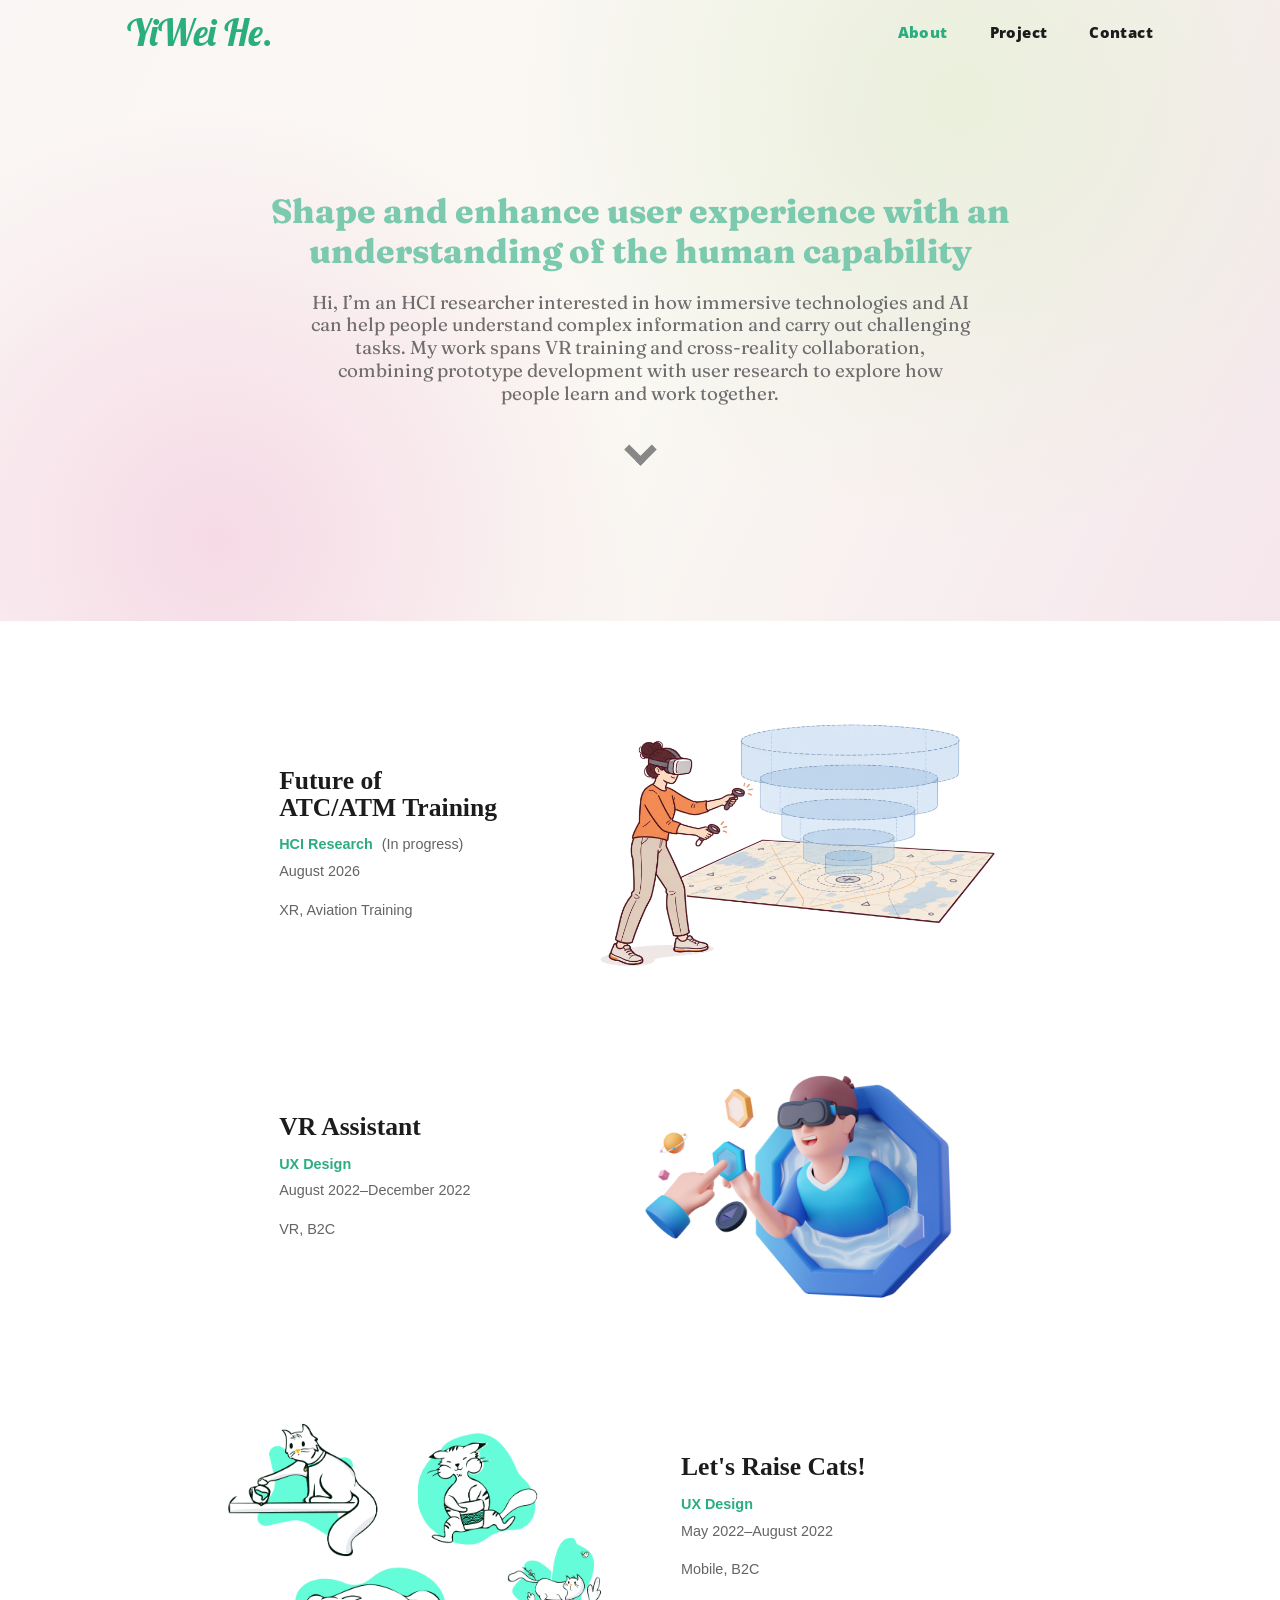
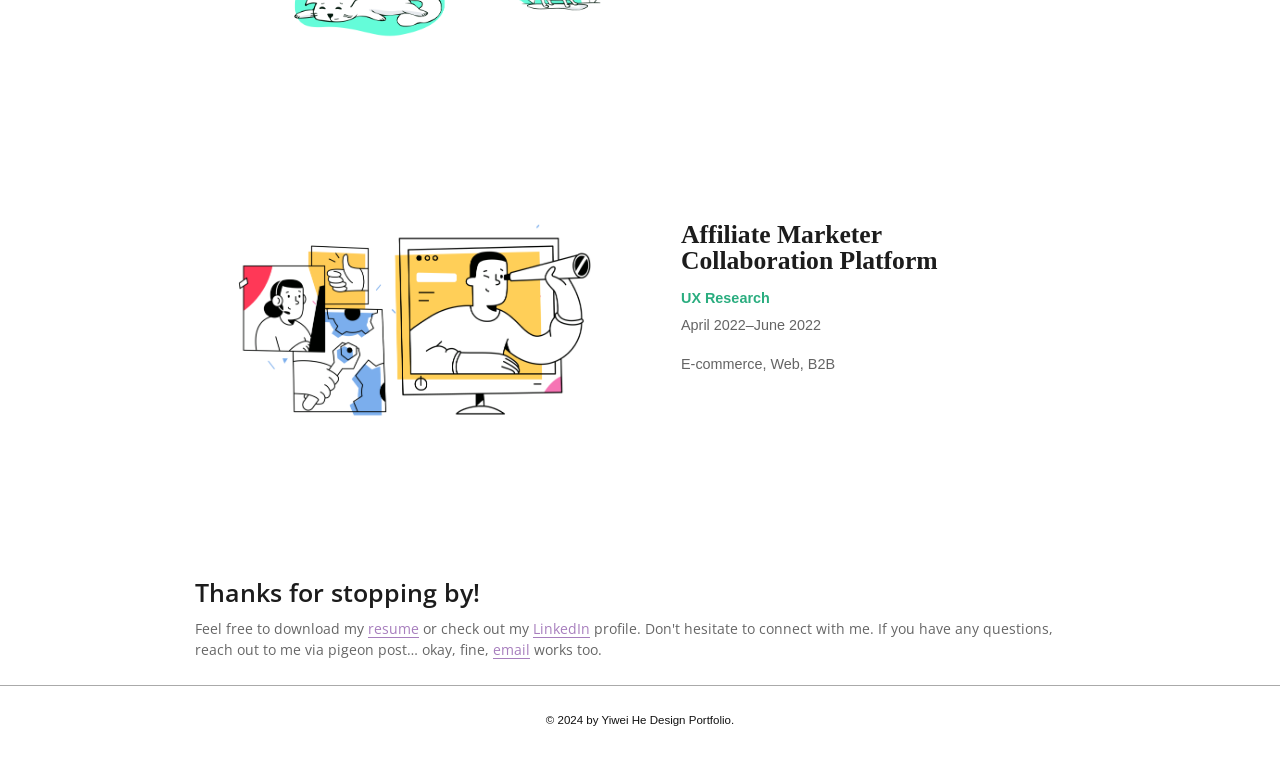
<file: index.html>
<!doctype html>
<html lang="en">
<head>
  <meta charset="utf-8">
  <meta name="viewport" content="width=device-width, initial-scale=1">
  <meta name="description" content="UX research and product design portfolio of Yiwei He.">
  <title>Yiwei He | UX Researcher</title>
  <link rel="stylesheet" href="styles.css?v=responsive3">
</head>
<body data-root="" data-page="home">
  <a class="skip-link" href="#main">Skip to main content</a>
  <div data-site-header></div>
  <main id="main">
    <section class="hero" id="about">
      <div class="hero__content reveal">
        <h1>Shape and enhance user experience with an understanding of the human capability</h1>
        <p>Hi, I’m an HCI researcher interested in how immersive technologies and AI can help people understand complex information and carry out challenging tasks. My work spans VR training and cross-reality collaboration, combining prototype development with user research to explore how people learn and work together.</p>
        <a class="scroll-cue" href="#projects" aria-label="Scroll to projects"><span></span></a>
      </div>
    </section>

    <section class="projects" id="projects" aria-label="Selected projects">
      <div class="page-width">
        <article class="project-card project-card--reverse reveal">
          <a class="asset-slot asset-slot--card" data-src="assets/atc-training-thumbnail.png" data-width="1536" data-height="1024" data-label="Illustration of VR-based air traffic control training" href="future-atc/" aria-label="View the Future of ATC/ATM Training poster"></a>
          <div class="project-card__copy">
            <a href="future-atc/"><h2>Future of<br><span class="project-card__title-nowrap">ATC/ATM Training</span></h2></a>
            <p class="eyebrow">HCI Research <span class="project-card__status">(In progress)</span></p>
            <p>August 2026</p>
            <p class="project-card__tags">XR, Aviation Training</p>
          </div>
        </article>
        <article class="project-card project-card--reverse reveal">
          <a class="asset-slot asset-slot--card" data-src="assets/vr-thumbnail.png" data-width="956" data-height="622" data-label="VR Assistant project thumbnail" href="vr/index.html" aria-label="View the VR Assistant case study"></a>
          <div class="project-card__copy">
            <a href="vr/index.html" aria-label="View the VR Assistant case study"><h2>VR Assistant</h2></a>
            <p class="eyebrow">UX Design</p>
            <p>August 2022–December 2022</p>
            <p class="project-card__tags">VR, B2C</p>
          </div>
        </article>
        <article class="project-card reveal">
          <a class="asset-slot asset-slot--card" data-src="assets/cats-thumbnail.png" data-width="956" data-height="622" data-label="Let’s Raise Cats project thumbnail" href="howtoraisecats/index.html" aria-label="View the Let’s Raise Cats case study"></a>
          <div class="project-card__copy">
            <a href="howtoraisecats/index.html" aria-label="View the Let’s Raise Cats case study"><h2>Let&apos;s Raise Cats!</h2></a>
            <p class="eyebrow">UX Design</p>
            <p>May 2022–August 2022</p>
            <p class="project-card__tags">Mobile, B2C</p>
          </div>
        </article>
        <article class="project-card project-card--affiliate reveal">
          <a class="asset-slot asset-slot--card" data-src="assets/affiliate-thumbnail.png" data-width="956" data-height="622" data-label="Affiliate platform project thumbnail" href="affiliateplatform/"></a>
          <div class="project-card__copy">
            <a href="affiliateplatform/"><h2>Affiliate Marketer<br><span class="project-card__title-nowrap">Collaboration Platform</span></h2></a>
            <p class="eyebrow">UX Research</p>
            <p>April 2022–June 2022</p>
            <p class="project-card__tags">E-commerce, Web, B2B</p>
          </div>
        </article>
      </div>
    </section>
  </main>
  <div data-site-footer></div>
  <script src="script.js"></script>
</body>
</html>
</file>
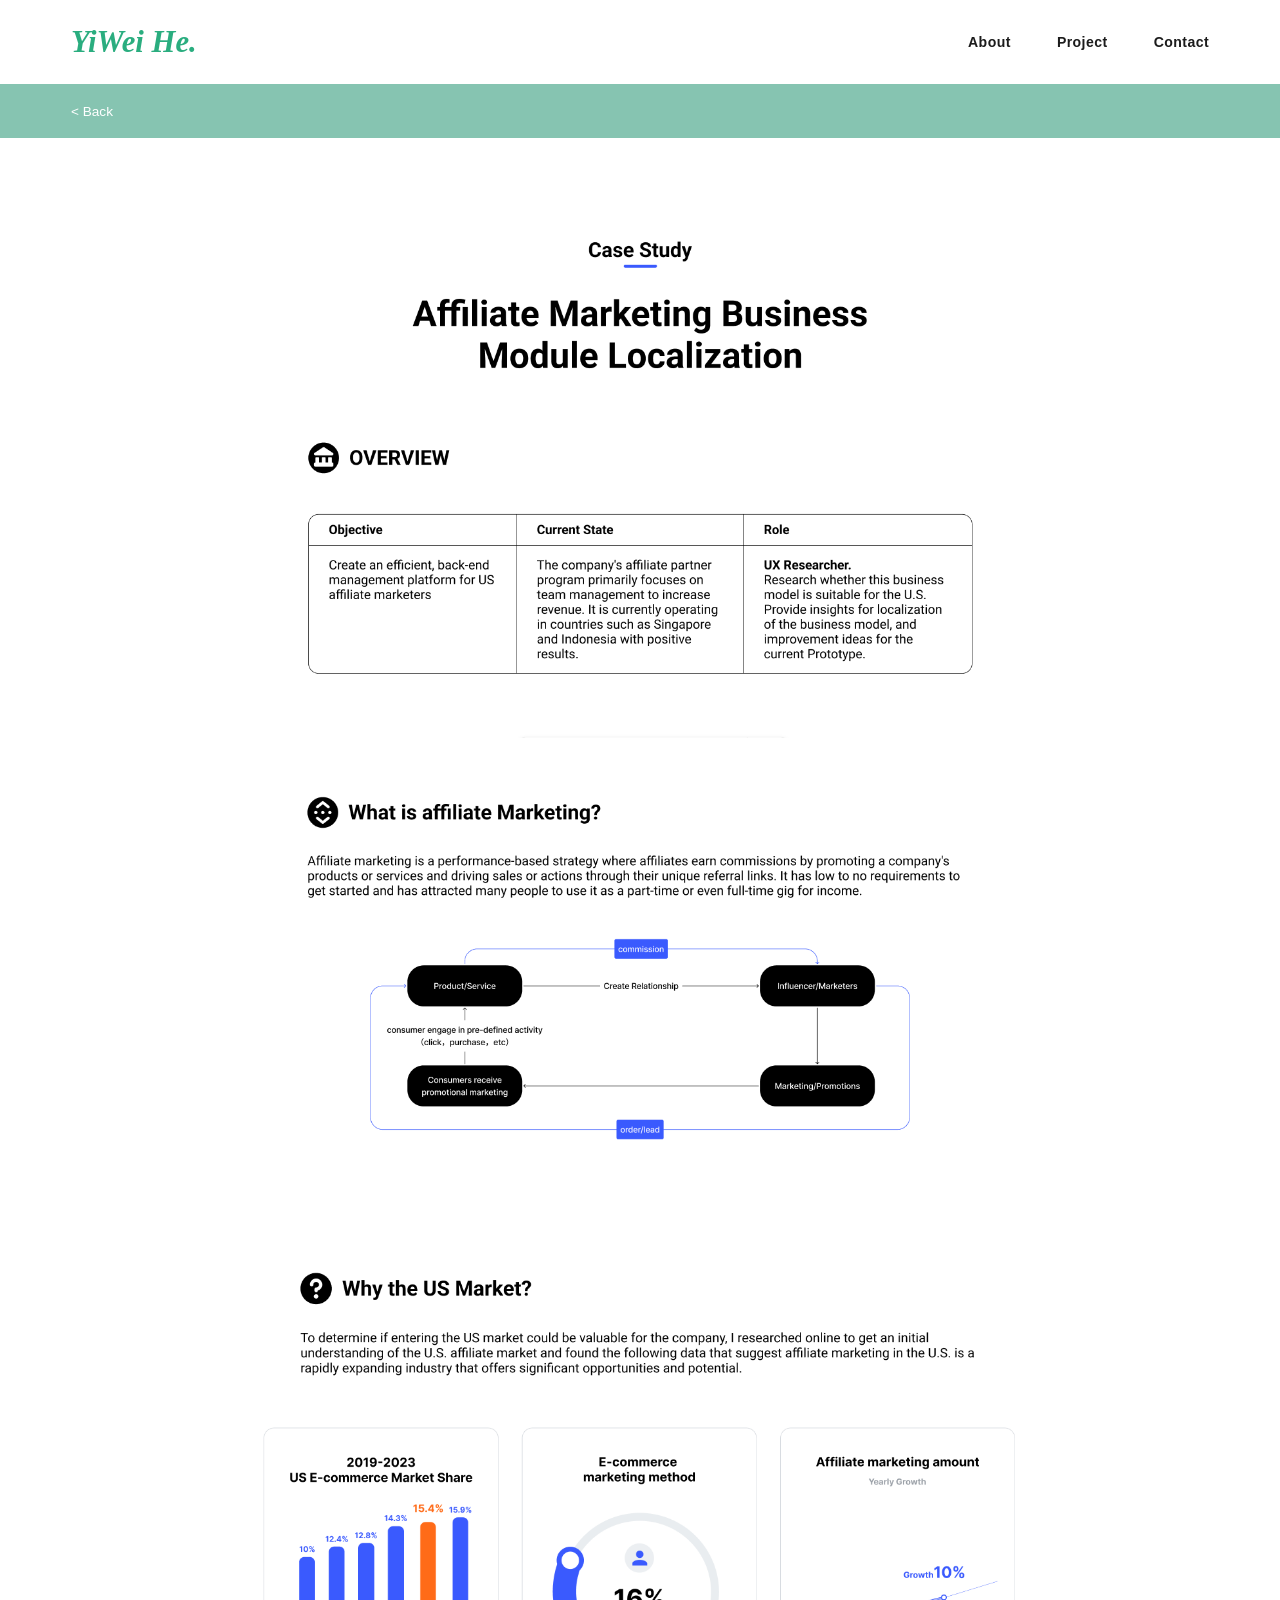
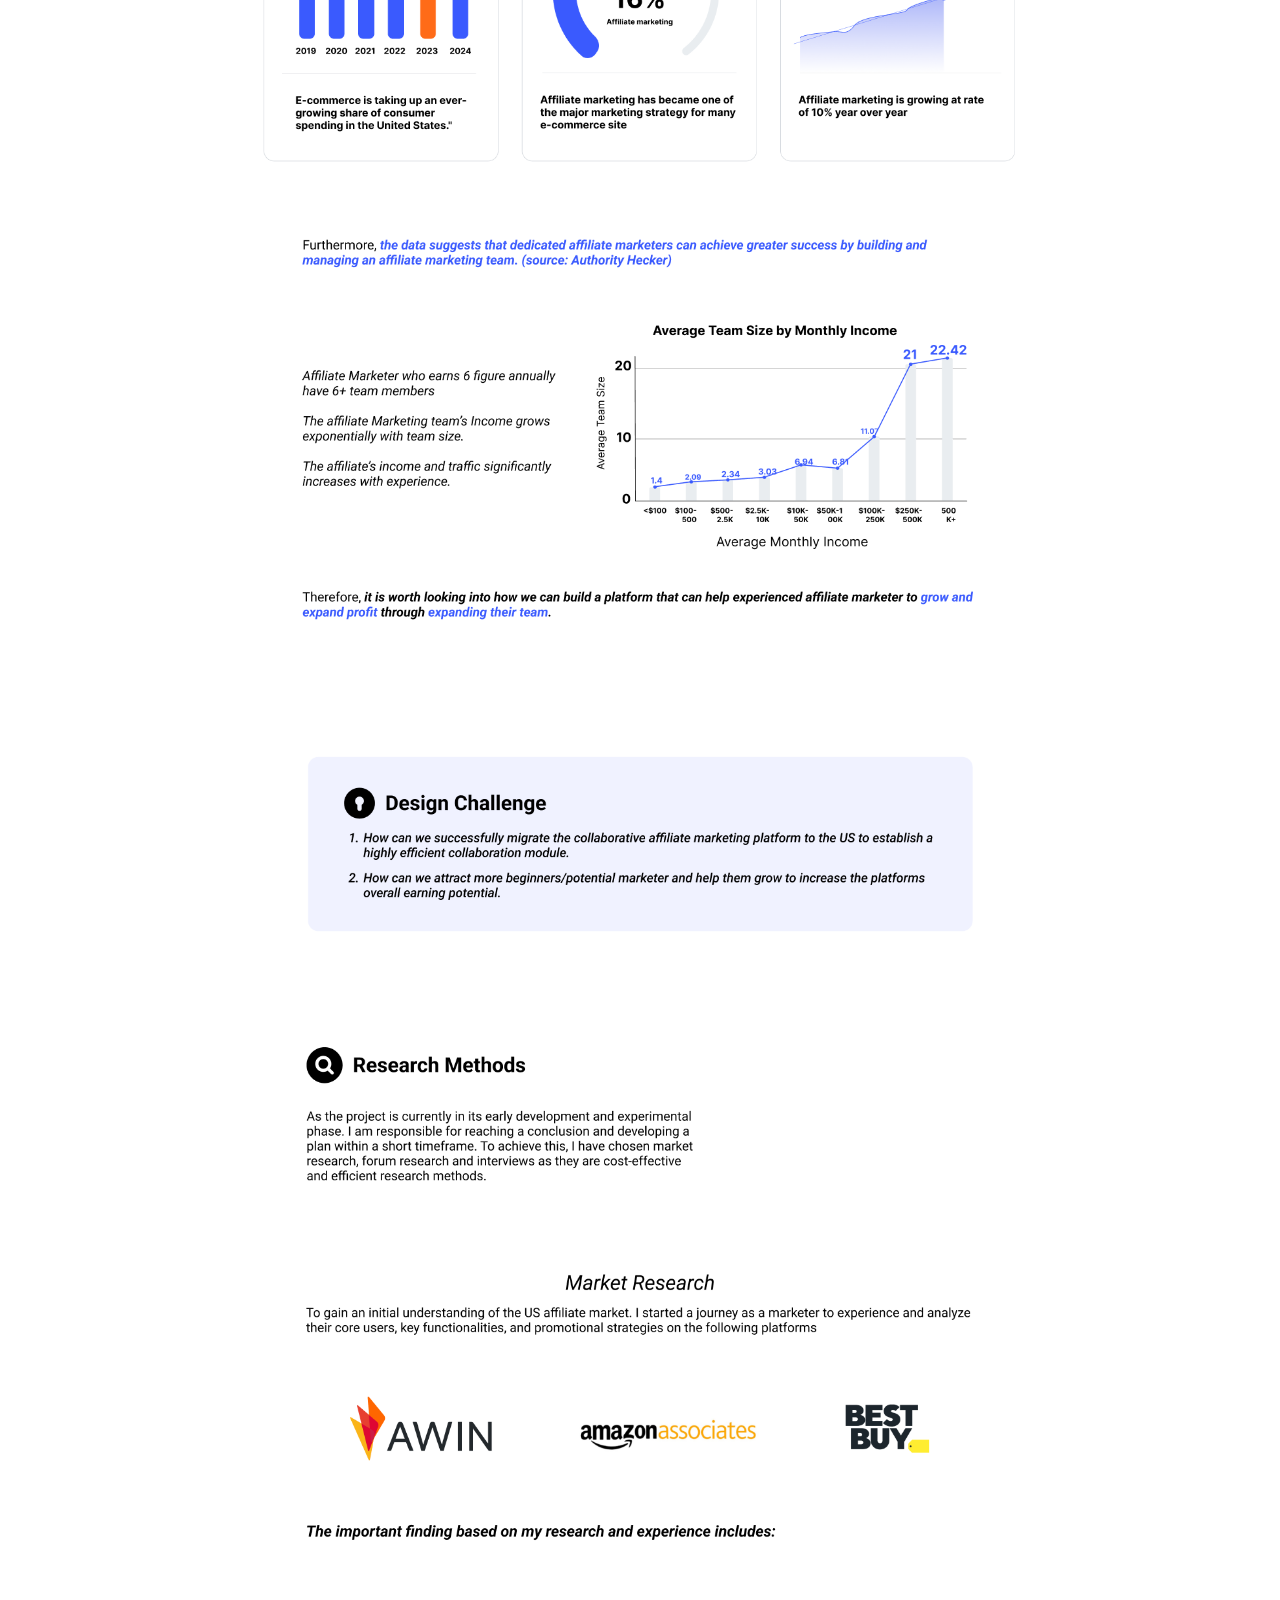
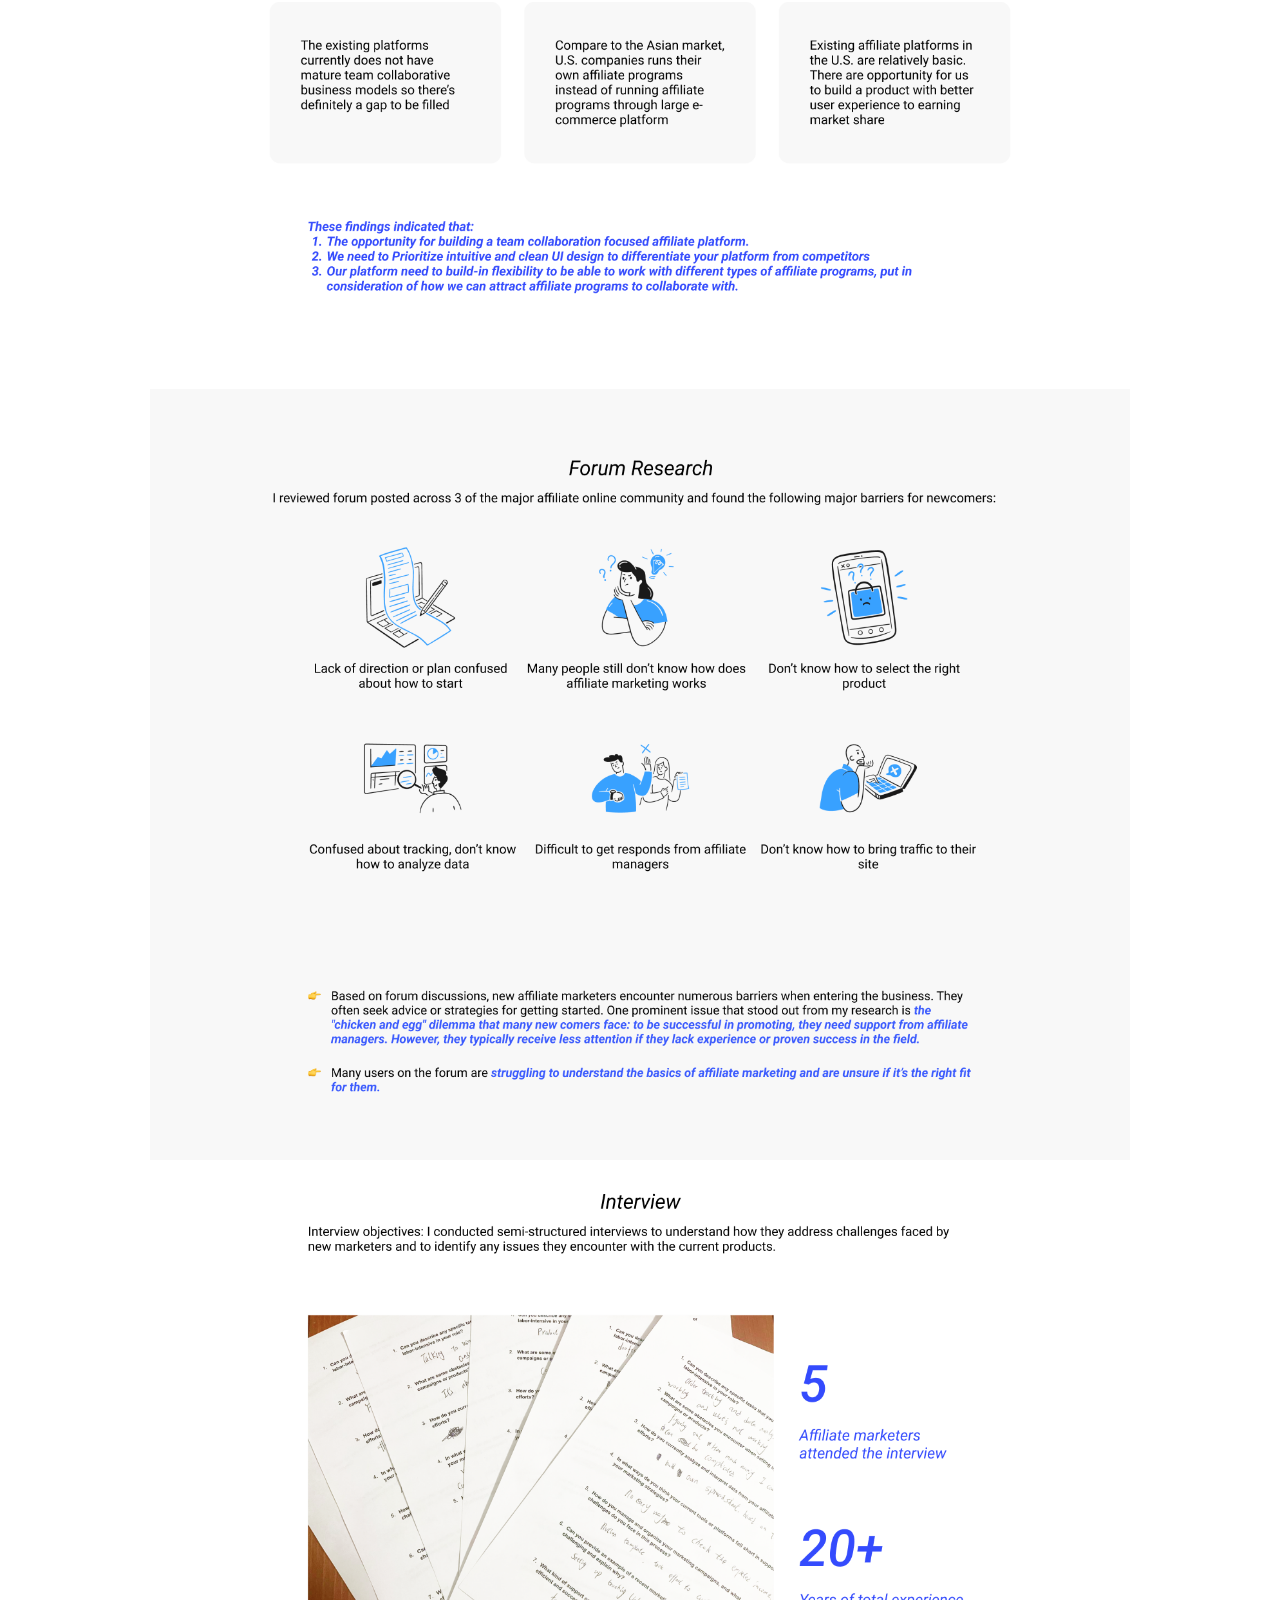
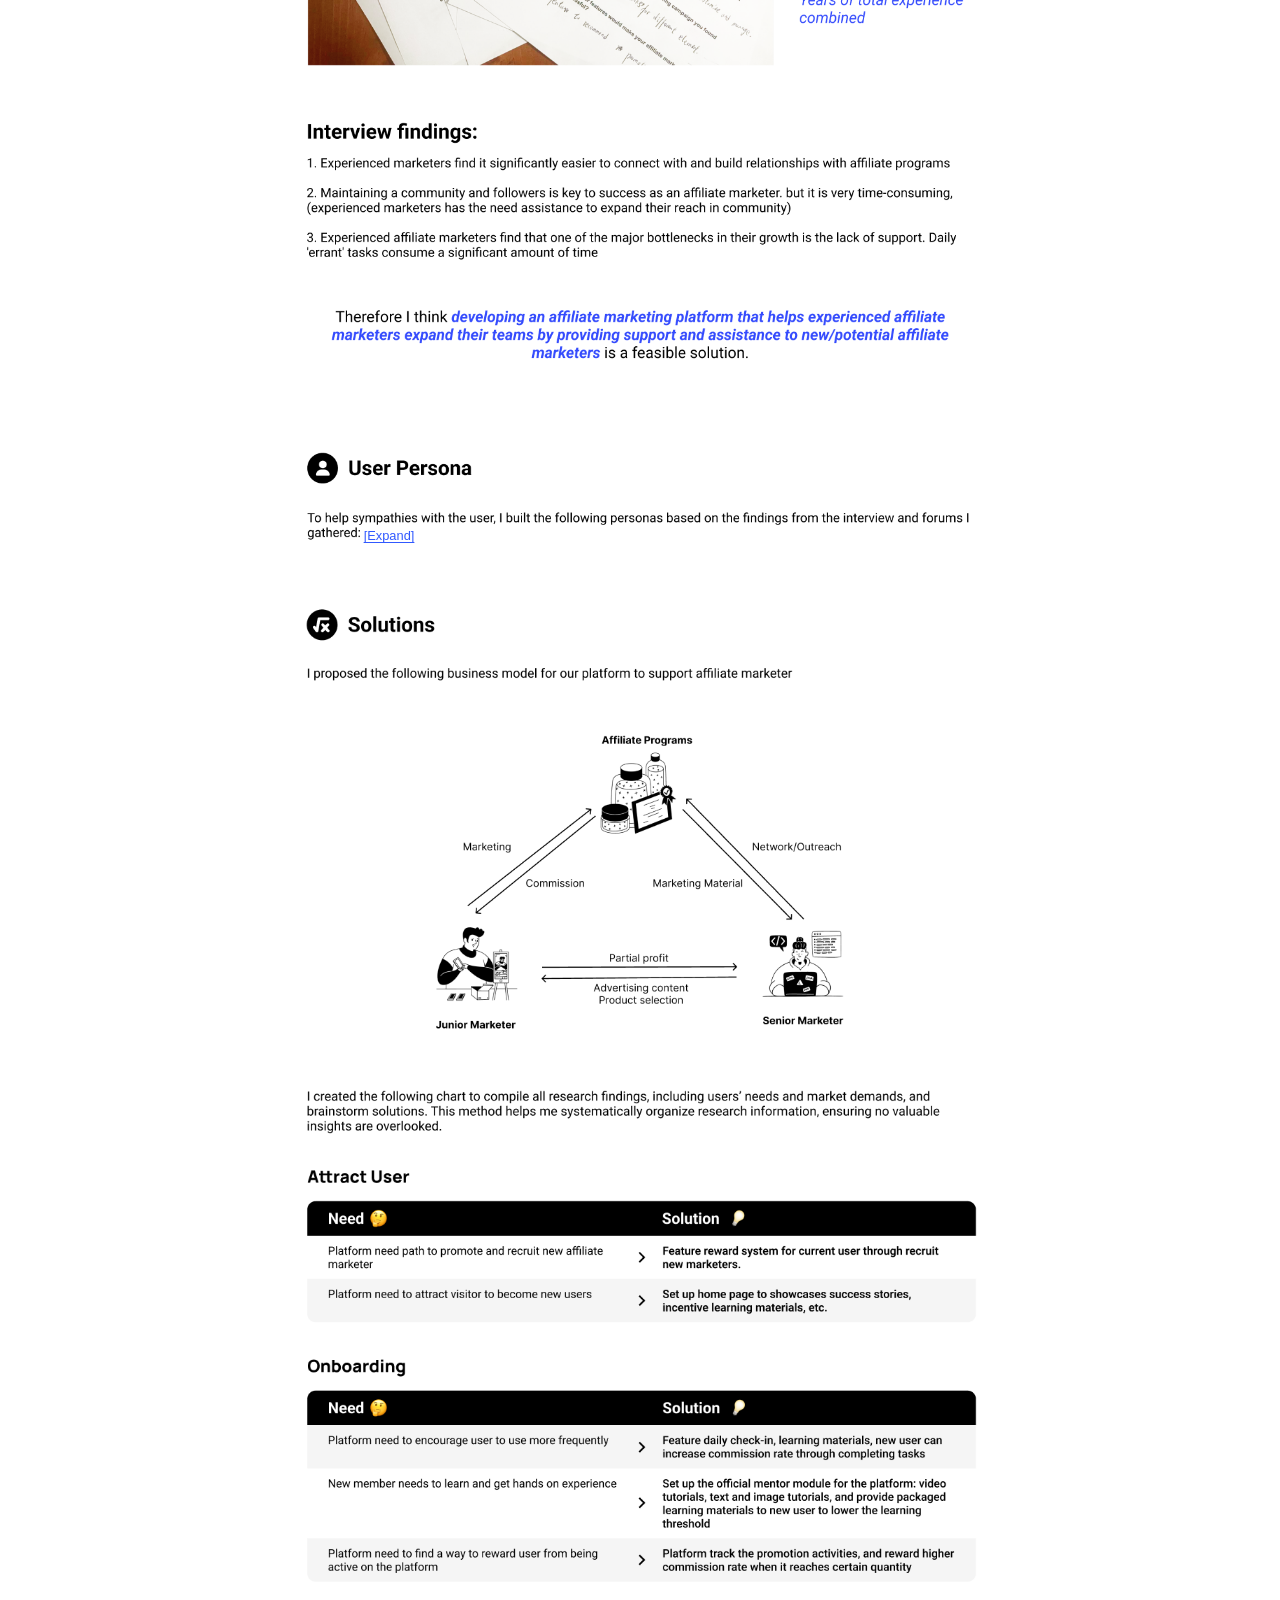
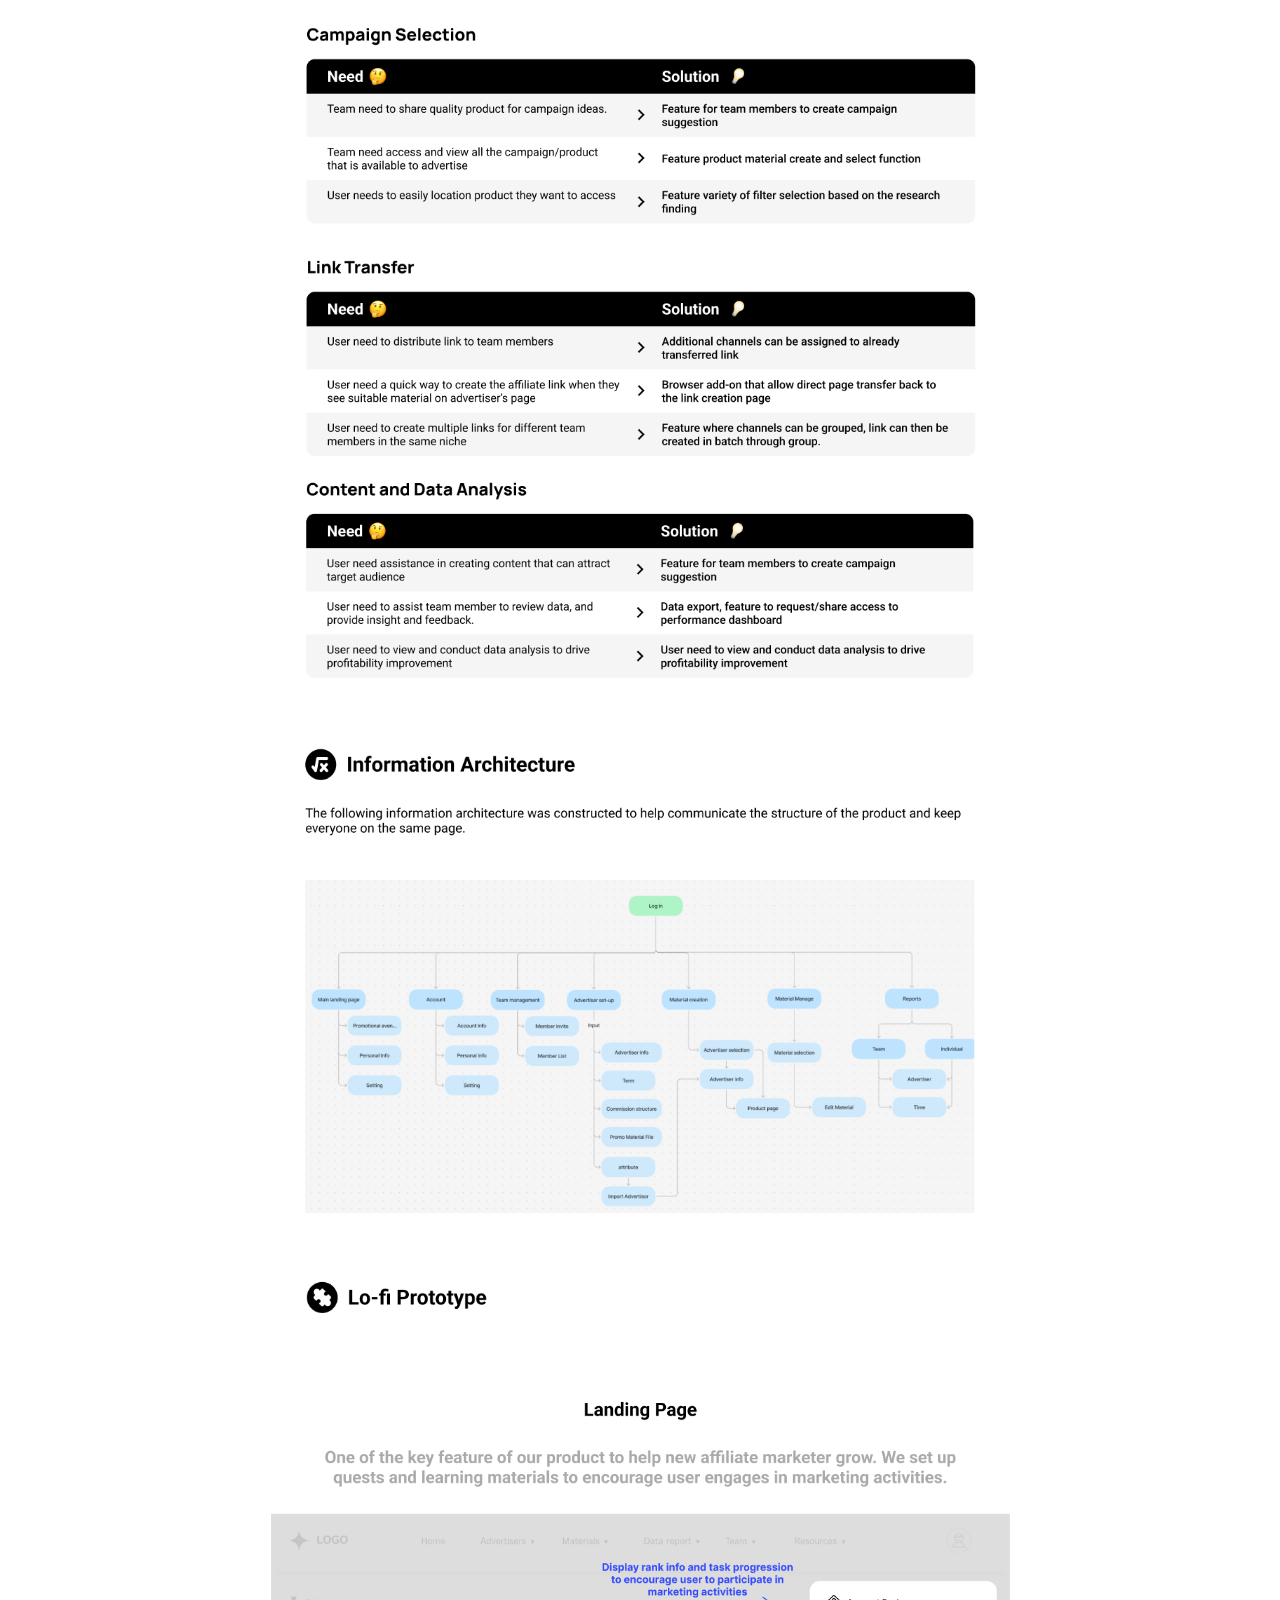
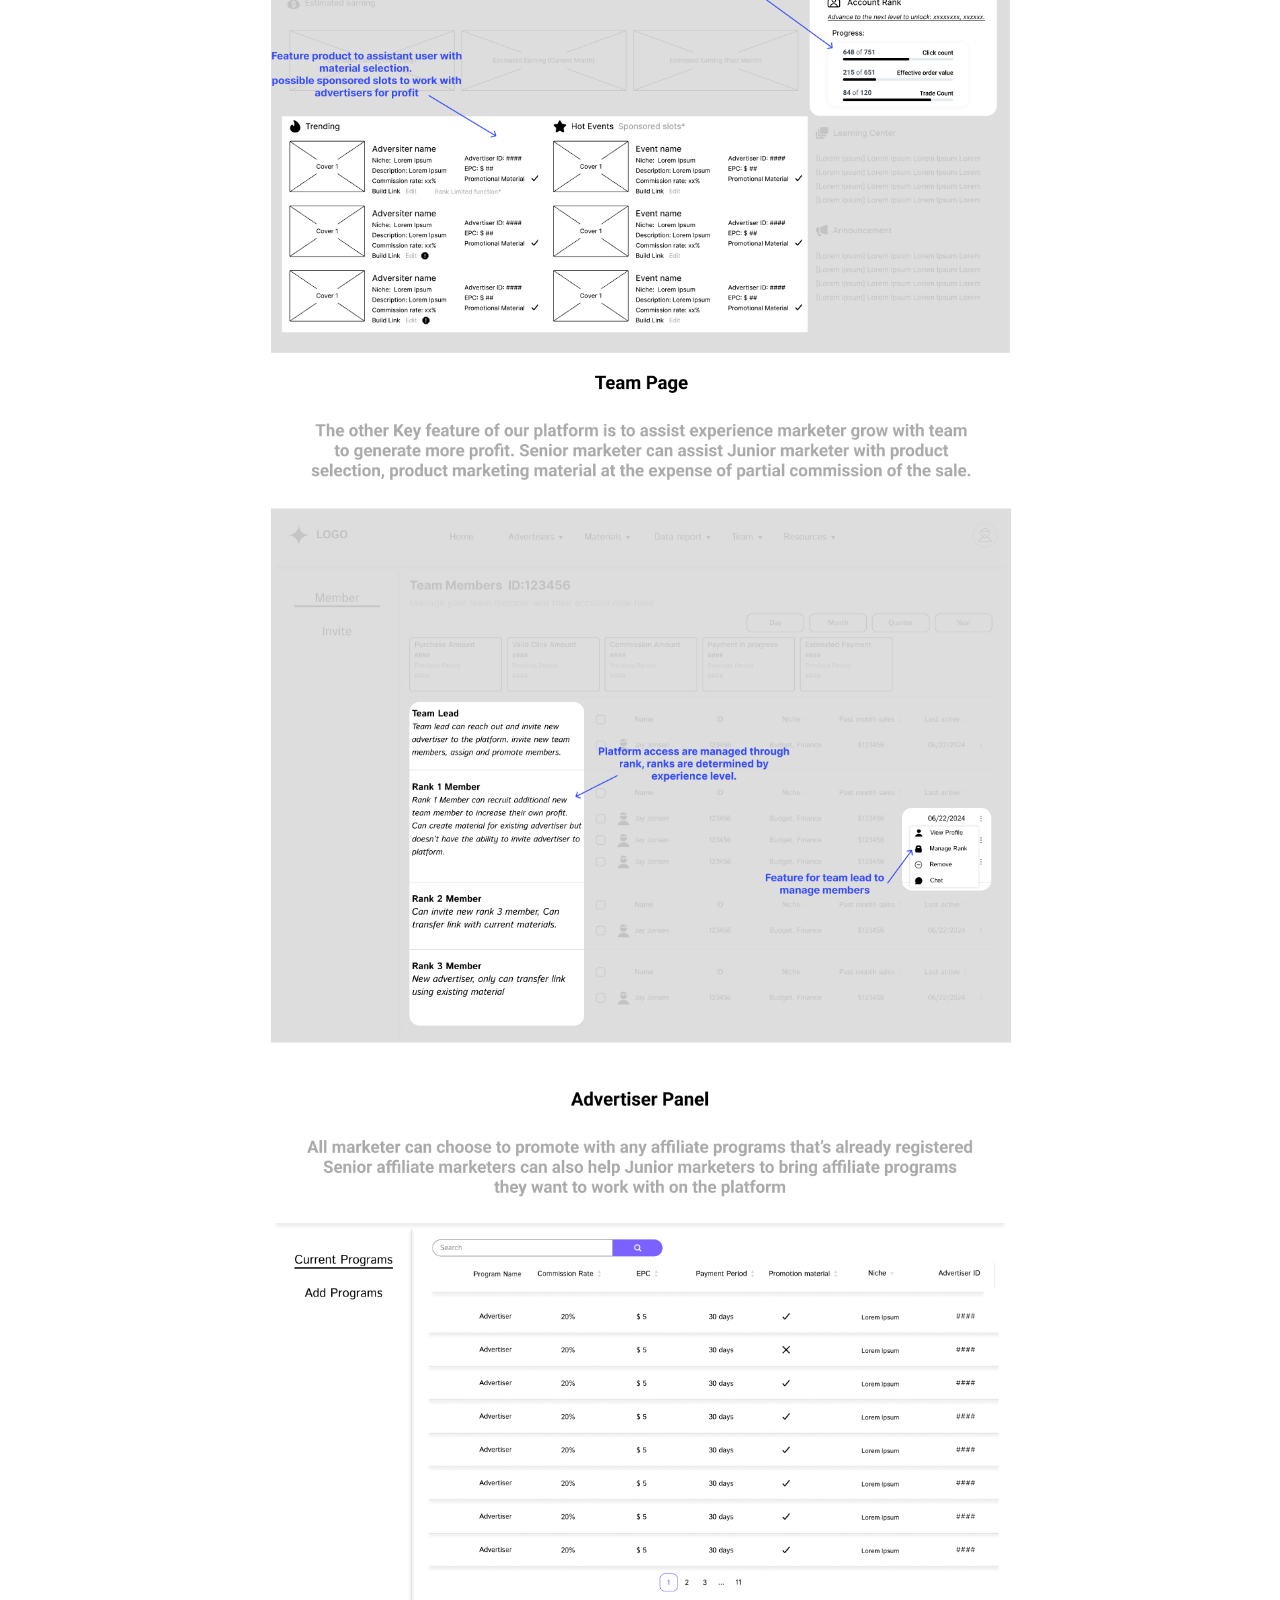
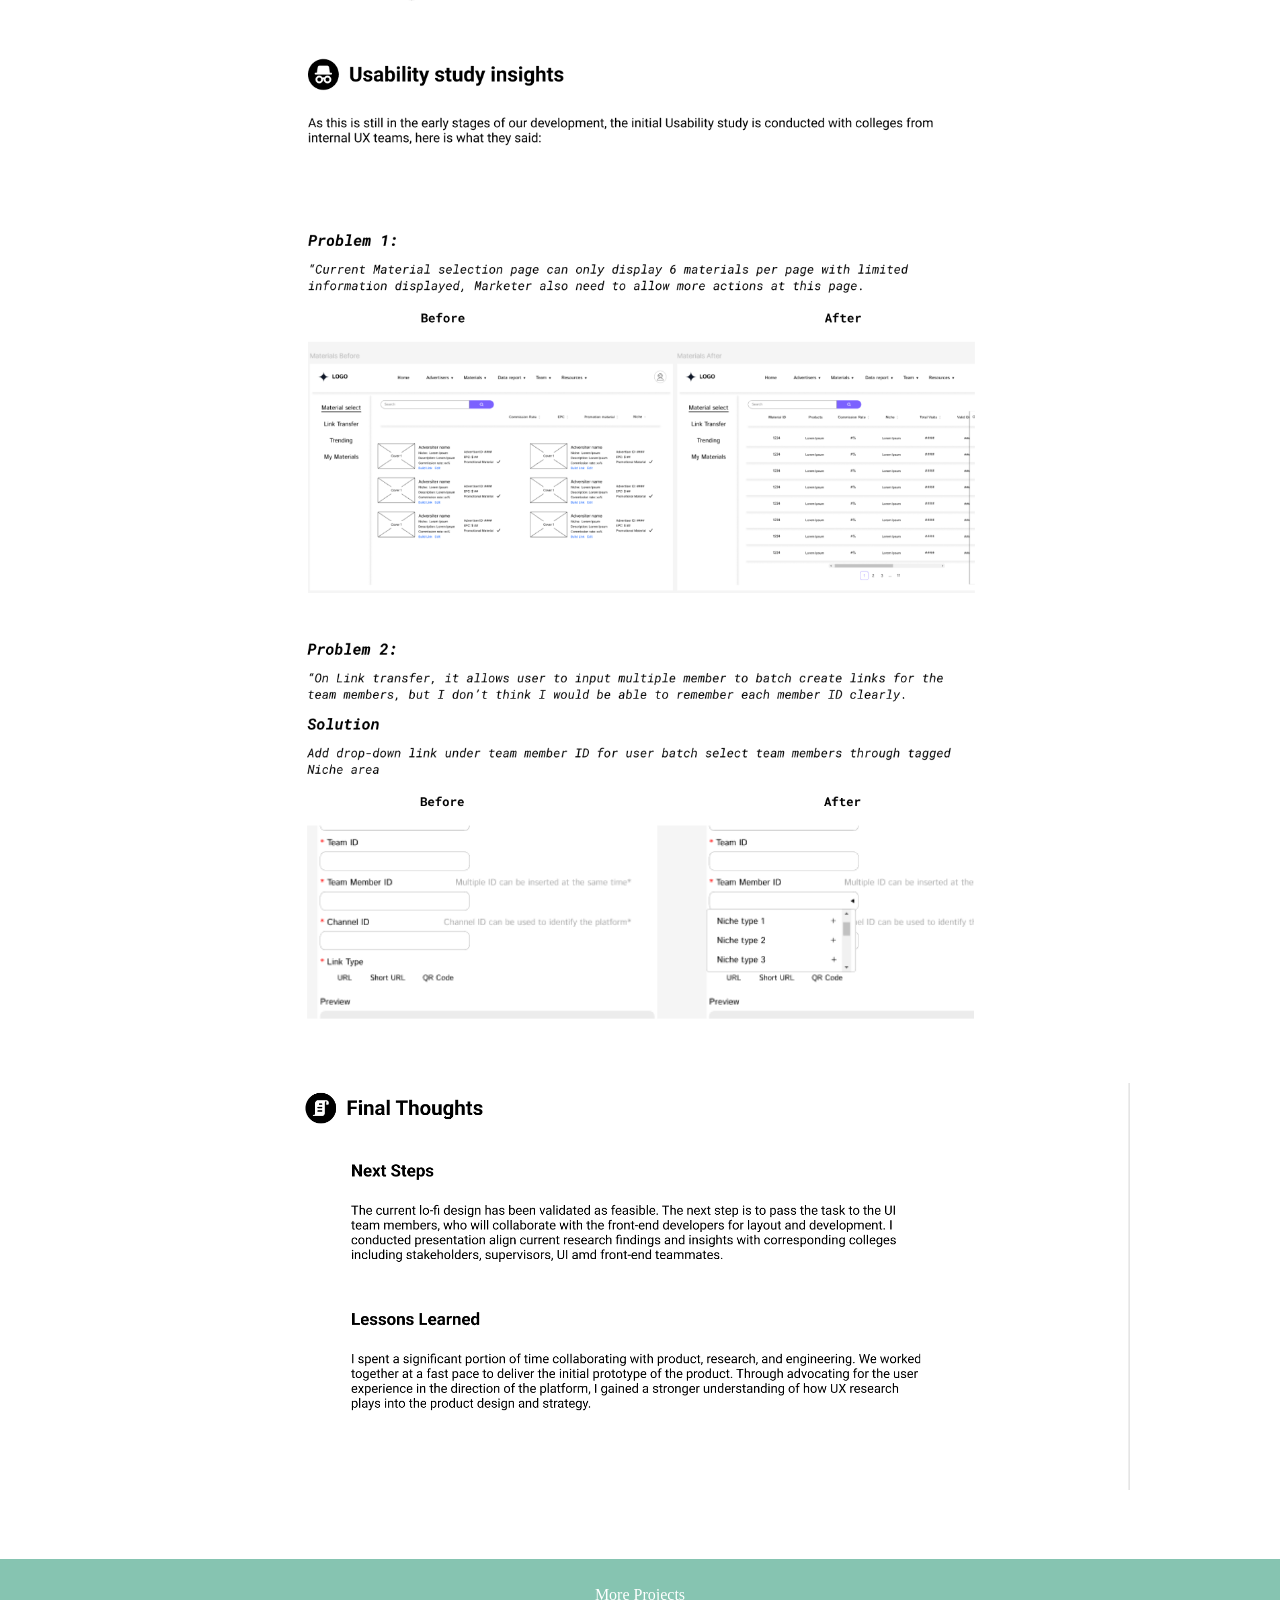
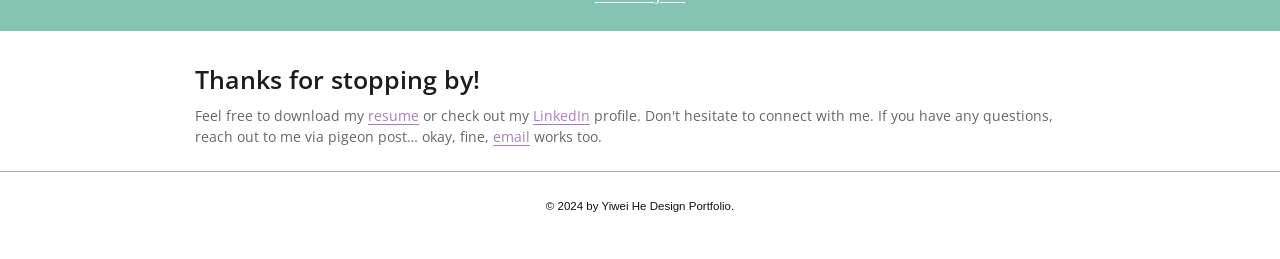
<file: affiliateplatform/index.html>
<!doctype html>
<html lang="en">
<head>
  <meta charset="utf-8">
  <meta name="viewport" content="width=device-width, initial-scale=1">
  <meta name="description" content="Affiliate Marketer Collaboration Platform UX research case study by Yiwei He.">
  <title>Affiliate Marketing | Yiwei He</title>
  <link rel="stylesheet" href="../styles.css?v=responsive3">
</head>
<body class="case-page" data-root="../" data-page="affiliate">
  <a class="skip-link" href="#main">Skip to main content</a>
  <div data-site-header></div>
  <main class="case-main" id="main">
    <div class="case-shell">
      <div class="back-bar"><a class="back-link" href="../#projects" aria-label="Back to all projects">&lt; Back</a></div>
      <header class="affiliate-mobile-intro">
        <p>Case Study</p>
        <h1>Affiliate Marketing Business Module Localization</h1>
        <p>UX research on adapting an affiliate marketing management platform for the US market.</p>
        <p class="affiliate-mobile-hint">Swipe each panel sideways to read it at a larger size.</p>
      </header>
      <div class="affiliate-gallery" data-affiliate-gallery aria-label="Affiliate collaboration platform case study panels"></div>
      <div class="more-projects"><a class="button-link" href="../#projects">More Projects</a></div>
    </div>
  </main>
  <div data-site-footer></div>
  <script src="../script.js?v=affiliate29"></script>
</body>
</html>
</file>
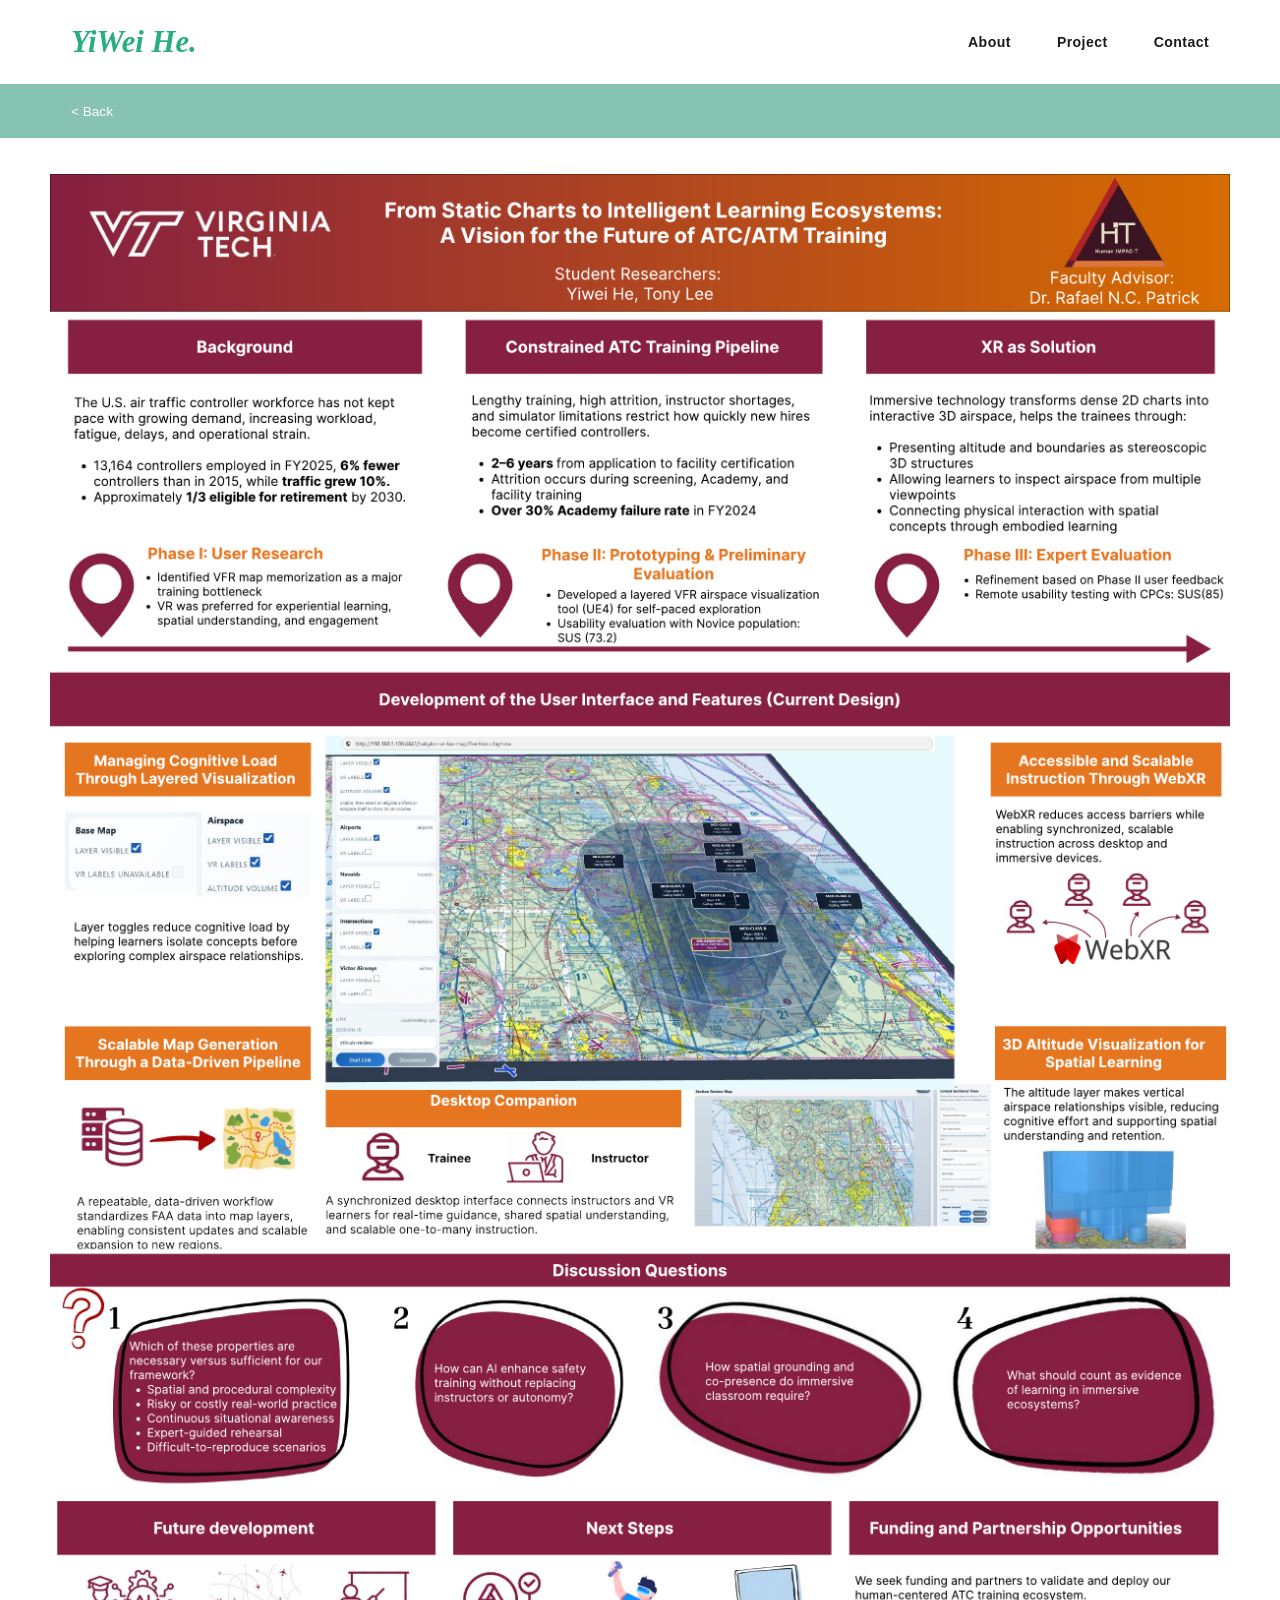
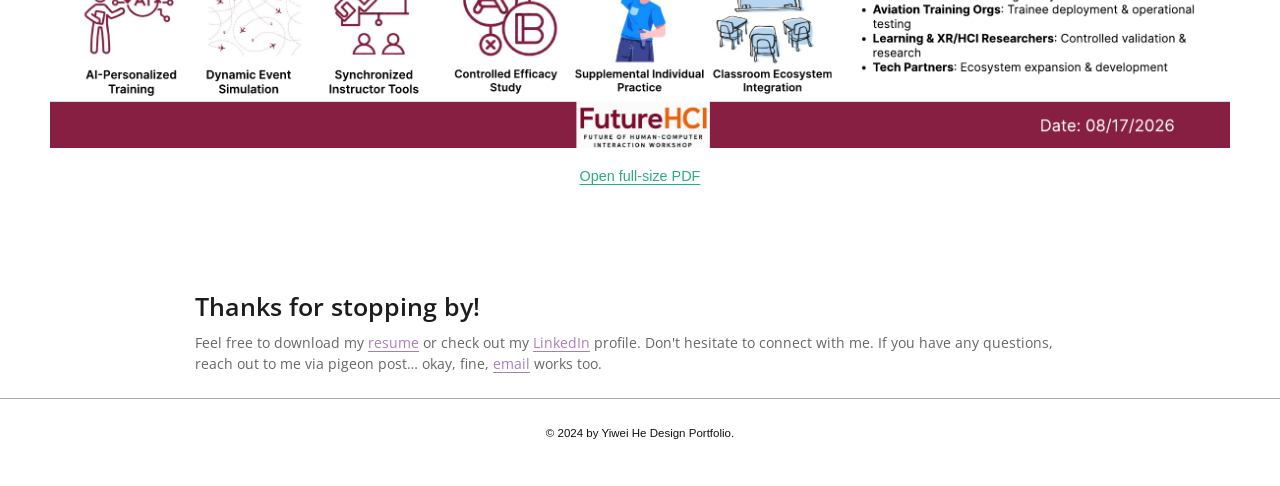
<file: future-atc/index.html>
<!doctype html>
<html lang="en">
<head>
  <meta charset="utf-8">
  <meta name="viewport" content="width=device-width, initial-scale=1">
  <meta name="description" content="Future of ATC/ATM Training research poster by Yiwei He and Tony Lee.">
  <title>Future of ATC/ATM Training | Yiwei He</title>
  <link rel="stylesheet" href="../styles.css?v=future-atc1">
</head>
<body class="case-page poster-page" data-root="../" data-page="future-atc">
  <a class="skip-link" href="#main">Skip to main content</a>
  <div data-site-header></div>
  <main class="case-main" id="main">
    <div class="case-shell">
      <div class="back-bar"><a class="back-link" href="../#projects" aria-label="Back to all projects">&lt; Back</a></div>
      <h1 class="sr-only">Future of ATC/ATM Training</h1>
      <a class="poster-page__sheet" href="../assets/future-atc-poster.pdf" target="_blank" rel="noopener noreferrer" aria-label="Open the Future of ATC/ATM Training poster PDF in a new tab">
        <img src="../assets/future-atc-poster.png" width="2400" height="3200" alt="Future of ATC/ATM Training research poster" fetchpriority="high">
      </a>
      <p class="poster-page__pdf-link"><a href="../assets/future-atc-poster.pdf" target="_blank" rel="noopener noreferrer">Open full-size PDF</a></p>
    </div>
  </main>
  <div data-site-footer></div>
  <script src="../script.js"></script>
</body>
</html>
</file>
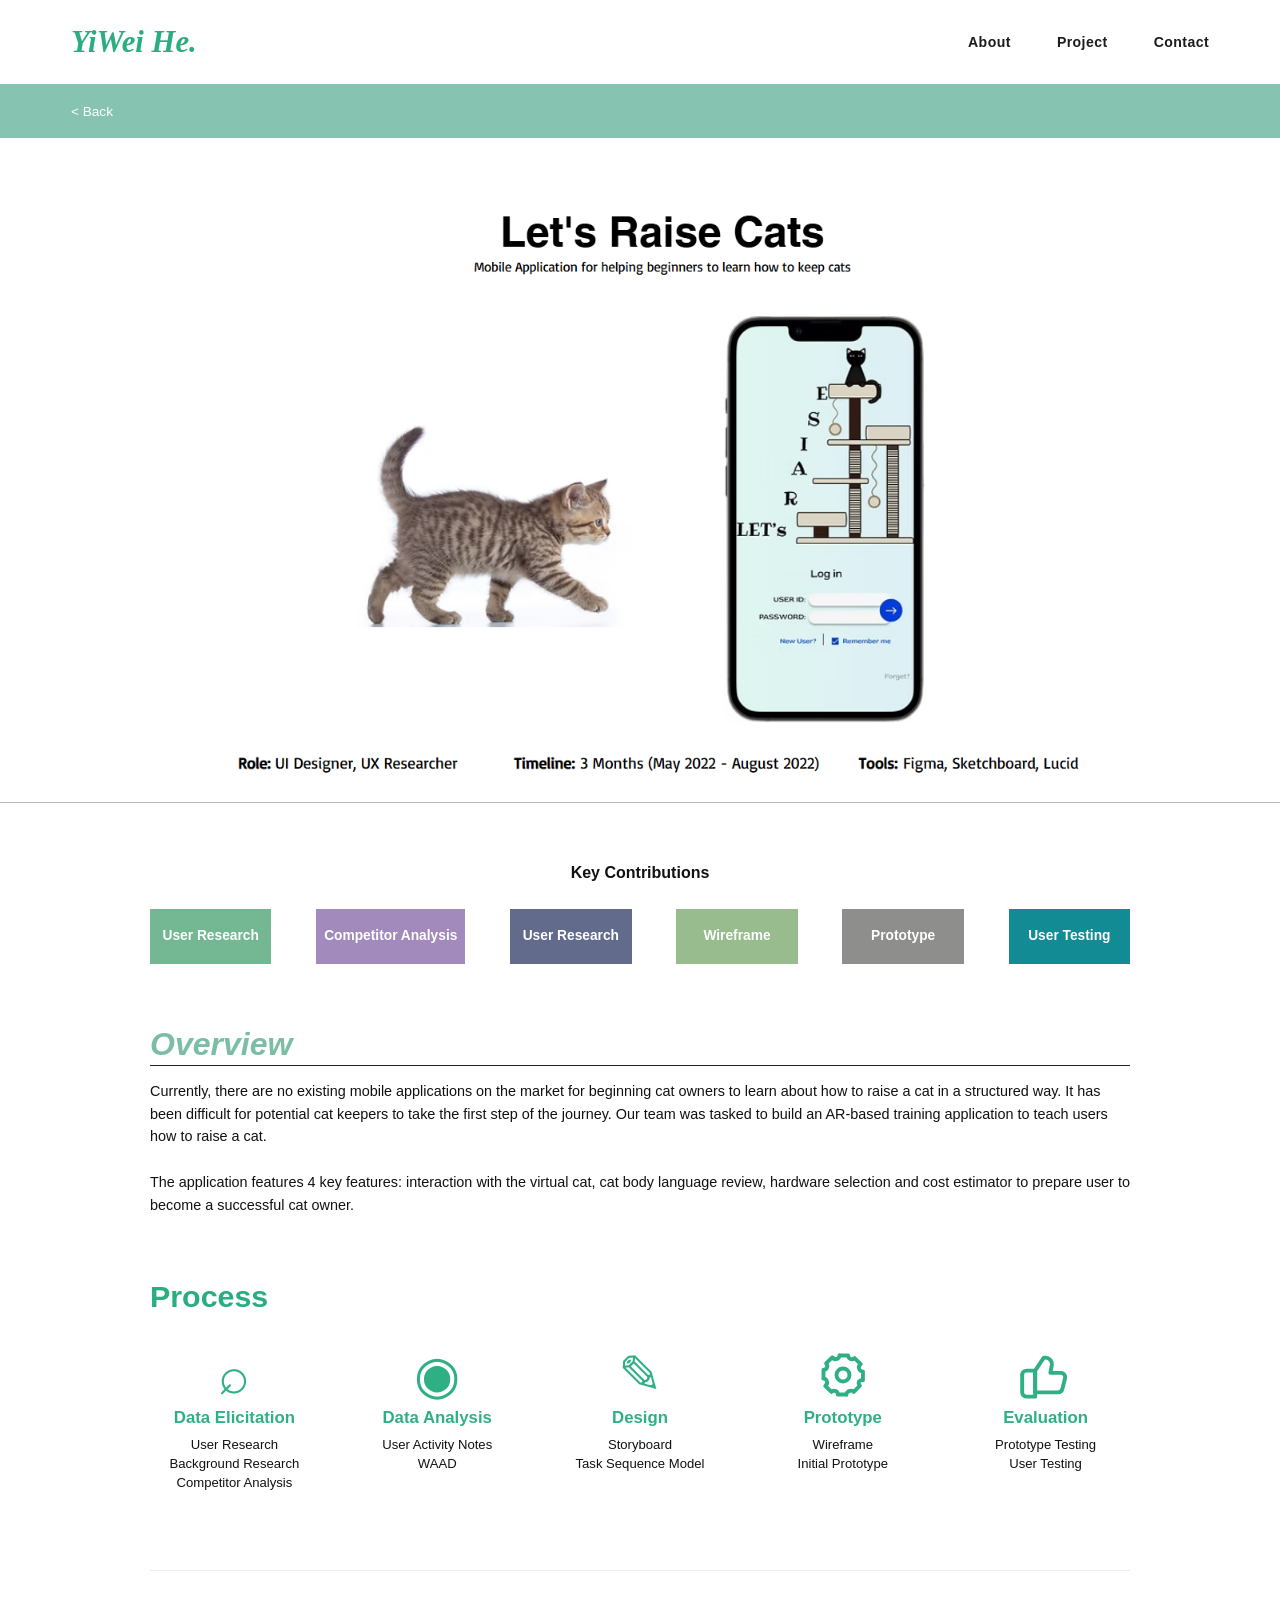
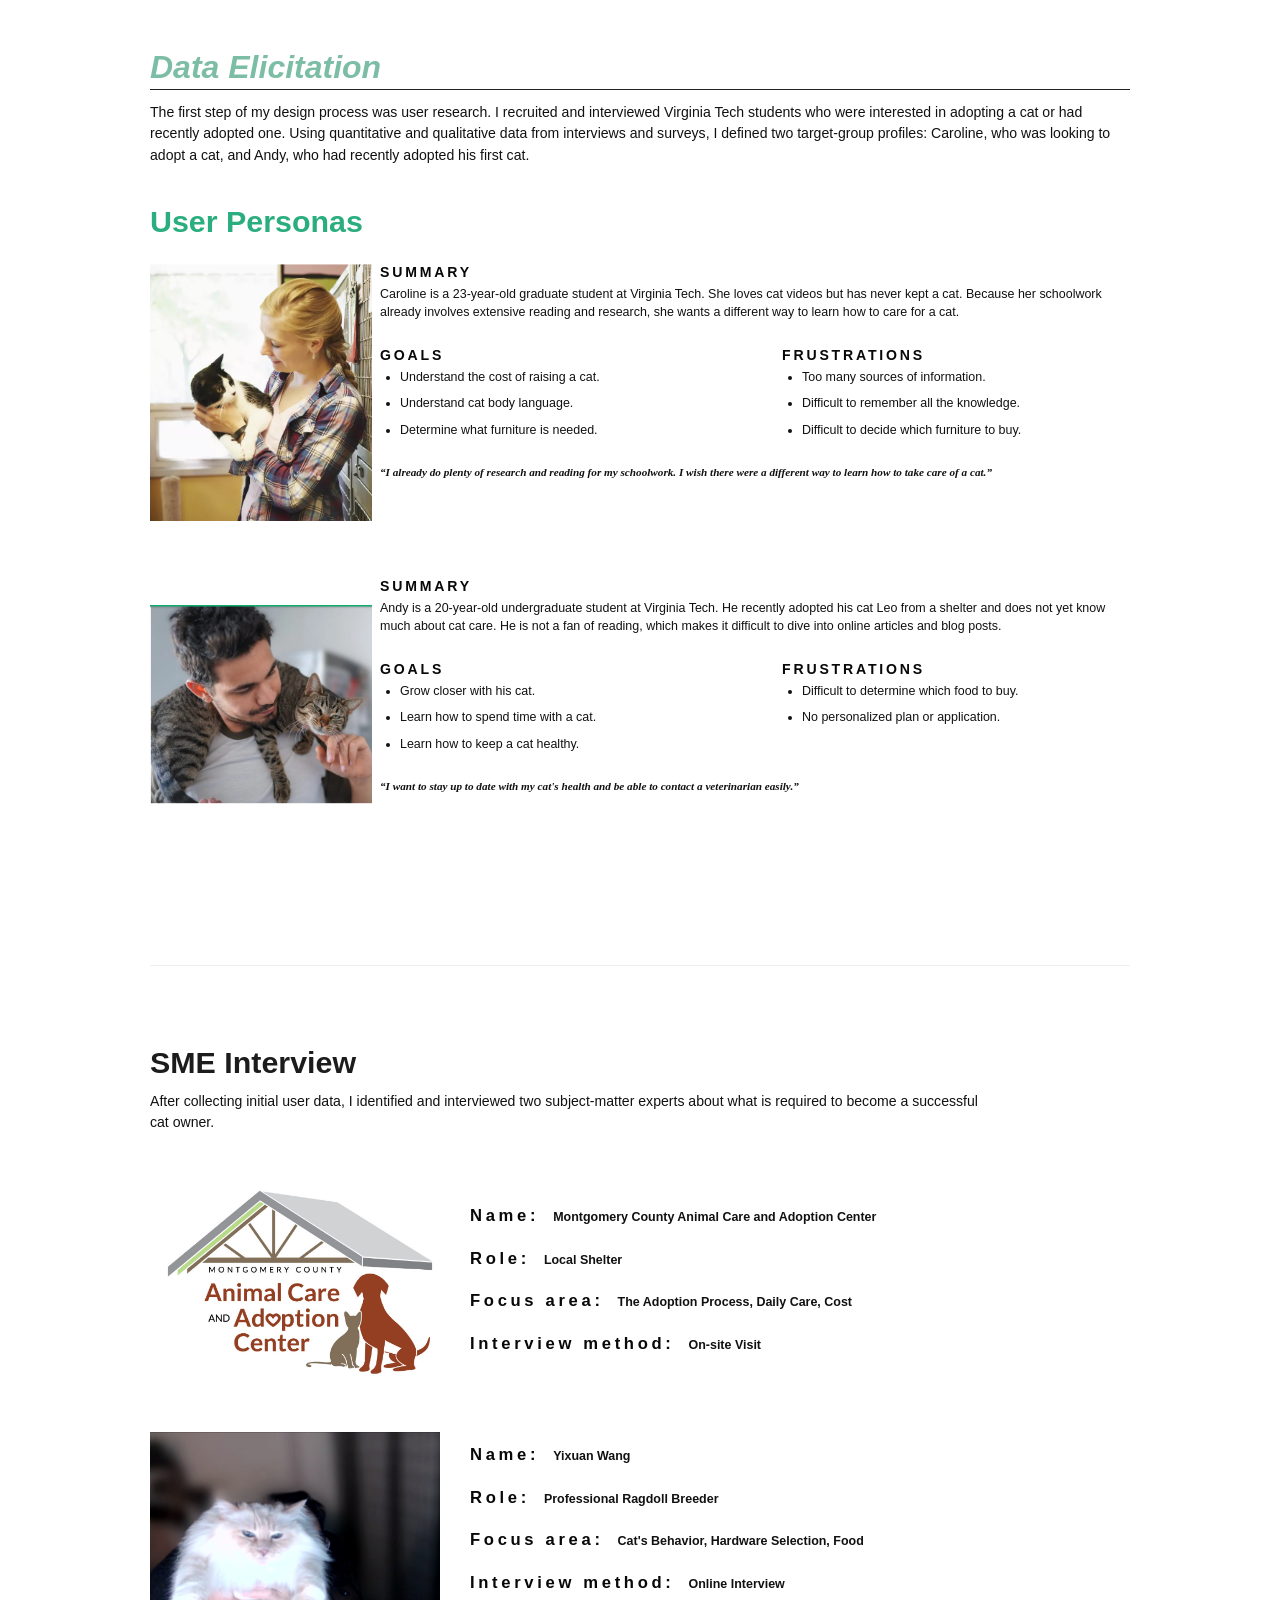
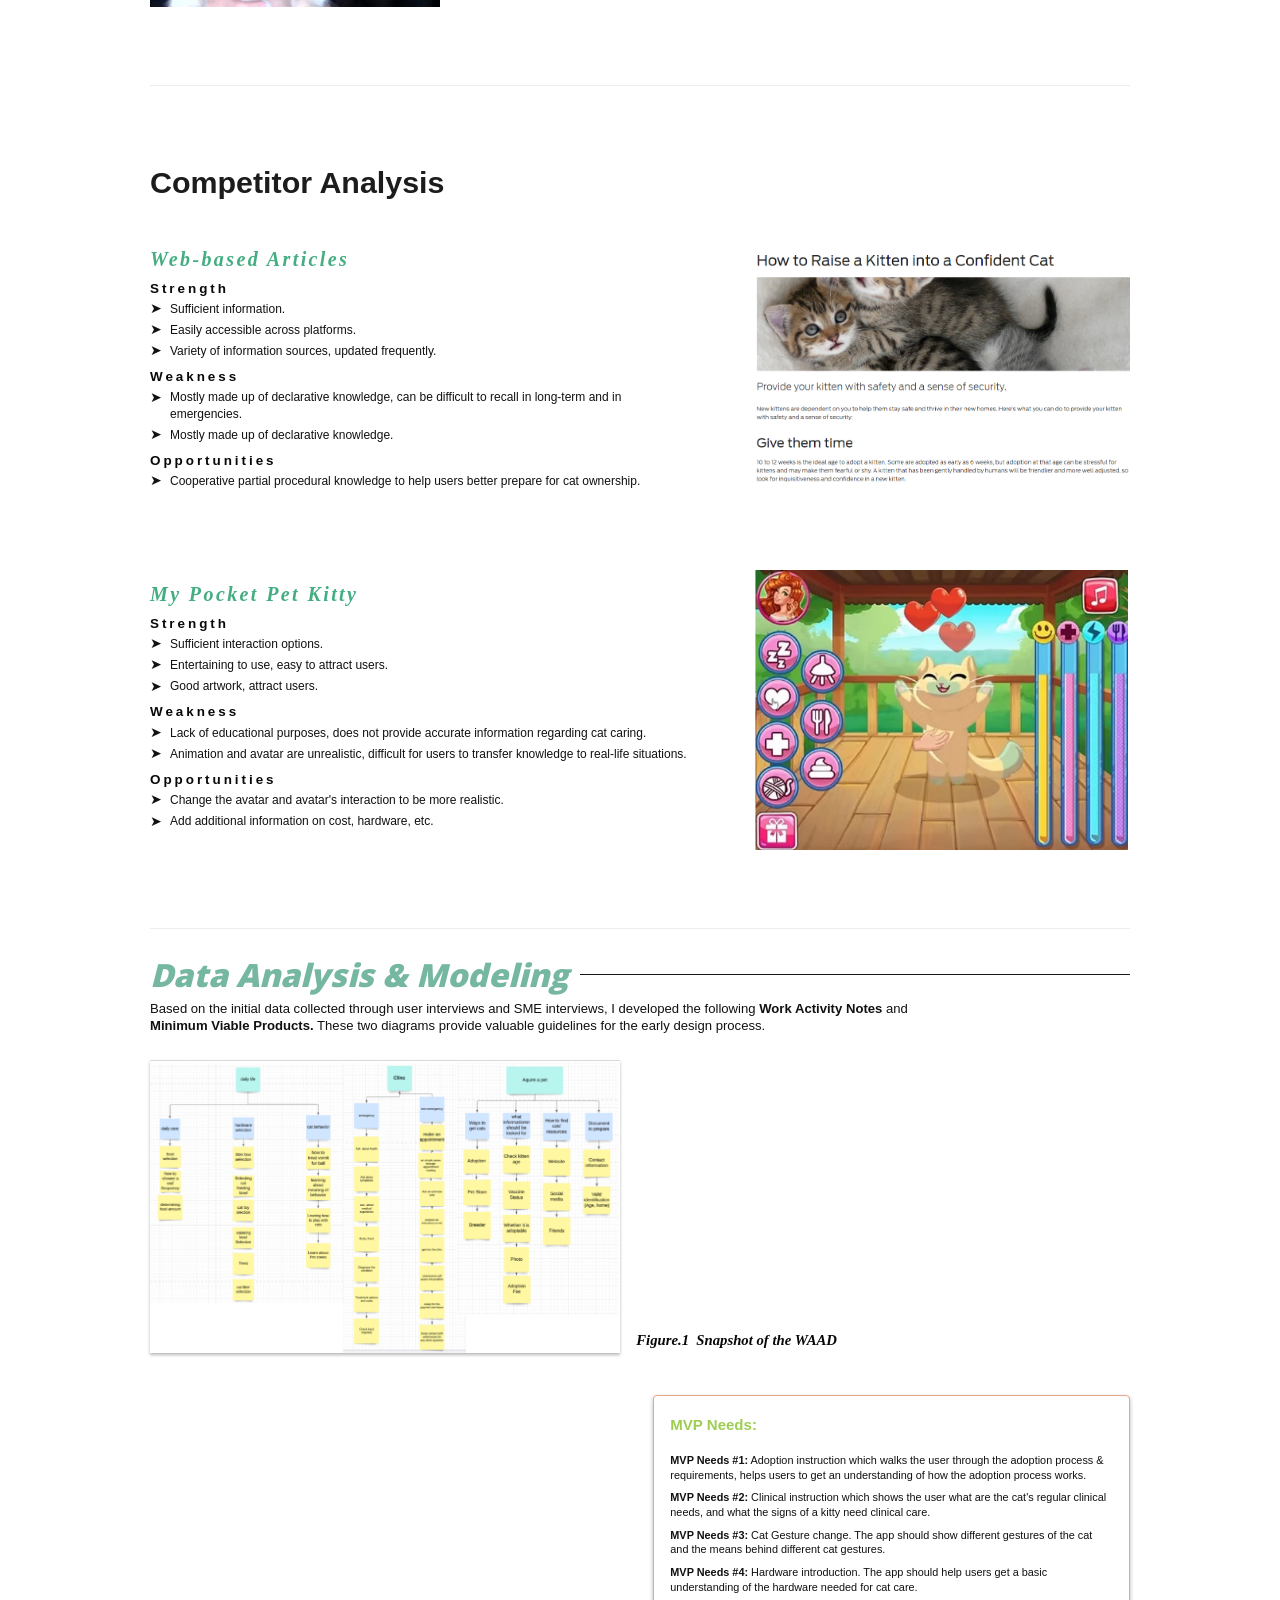
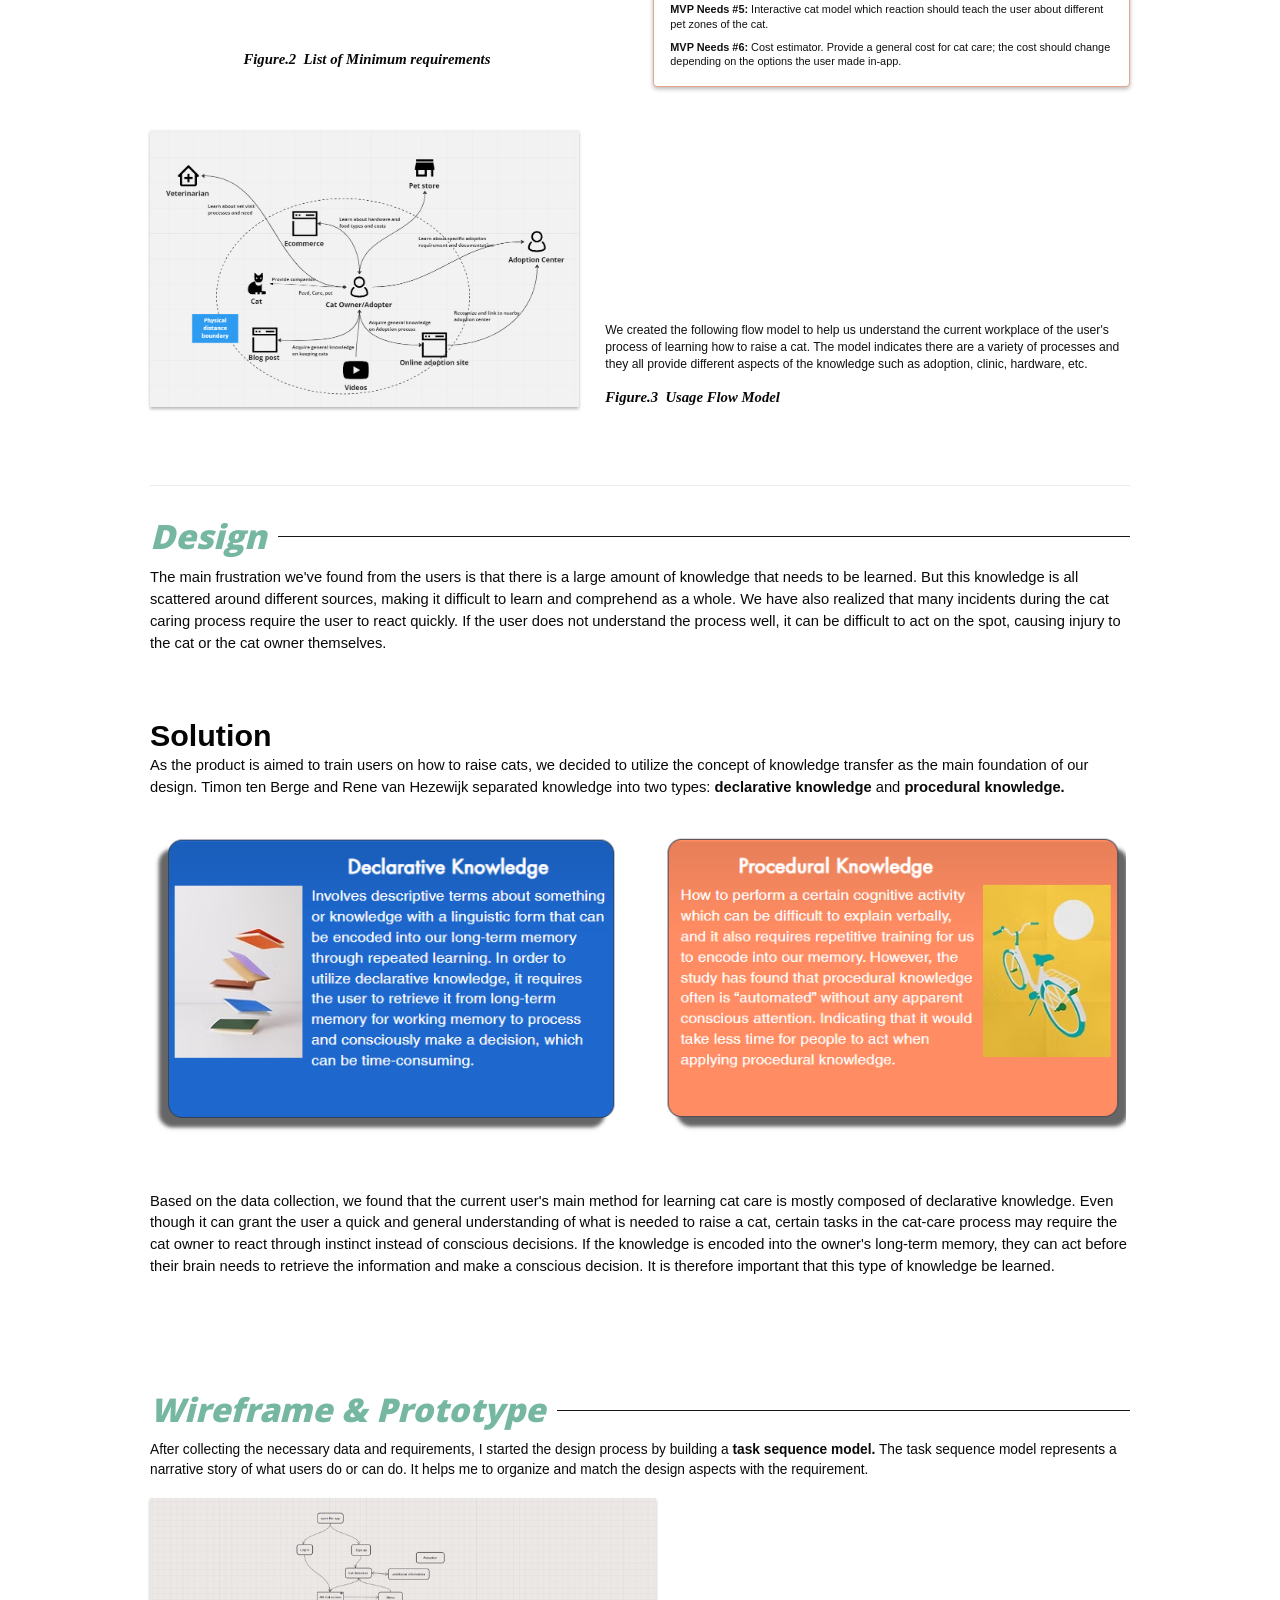
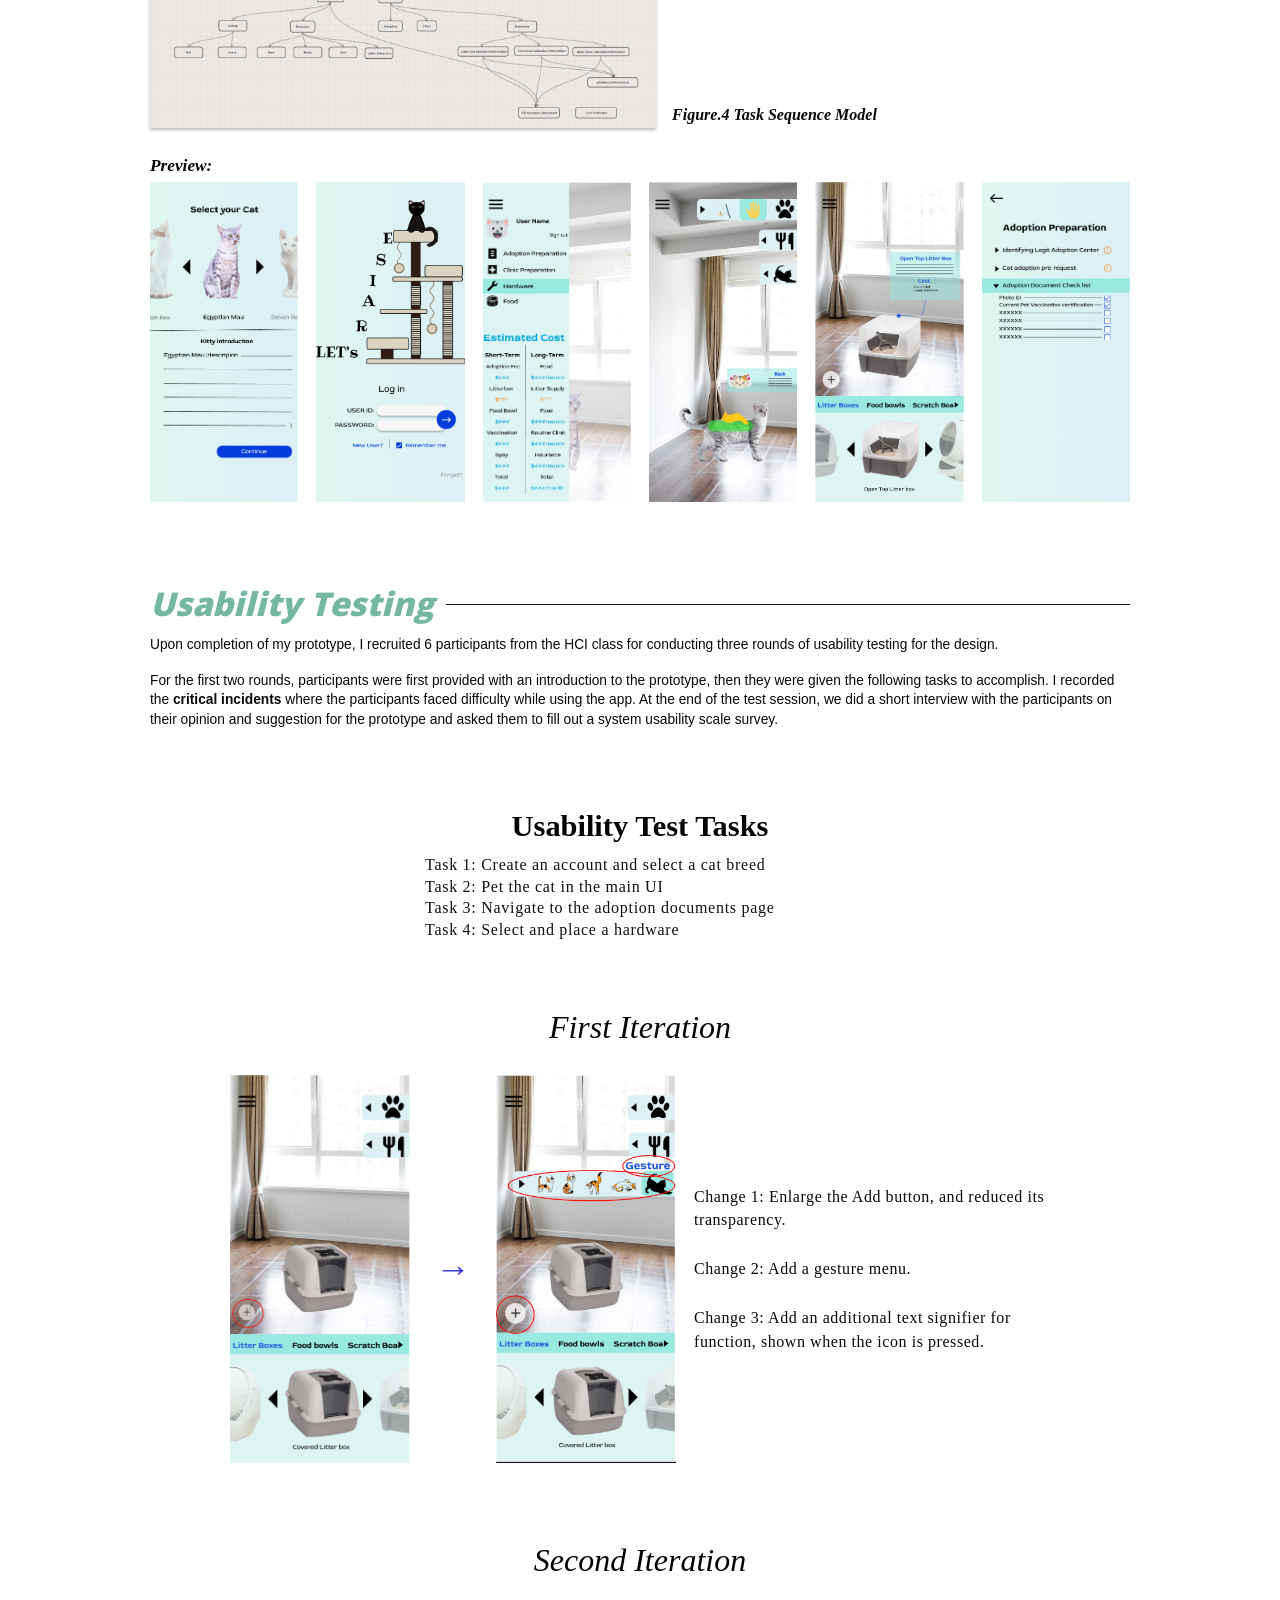
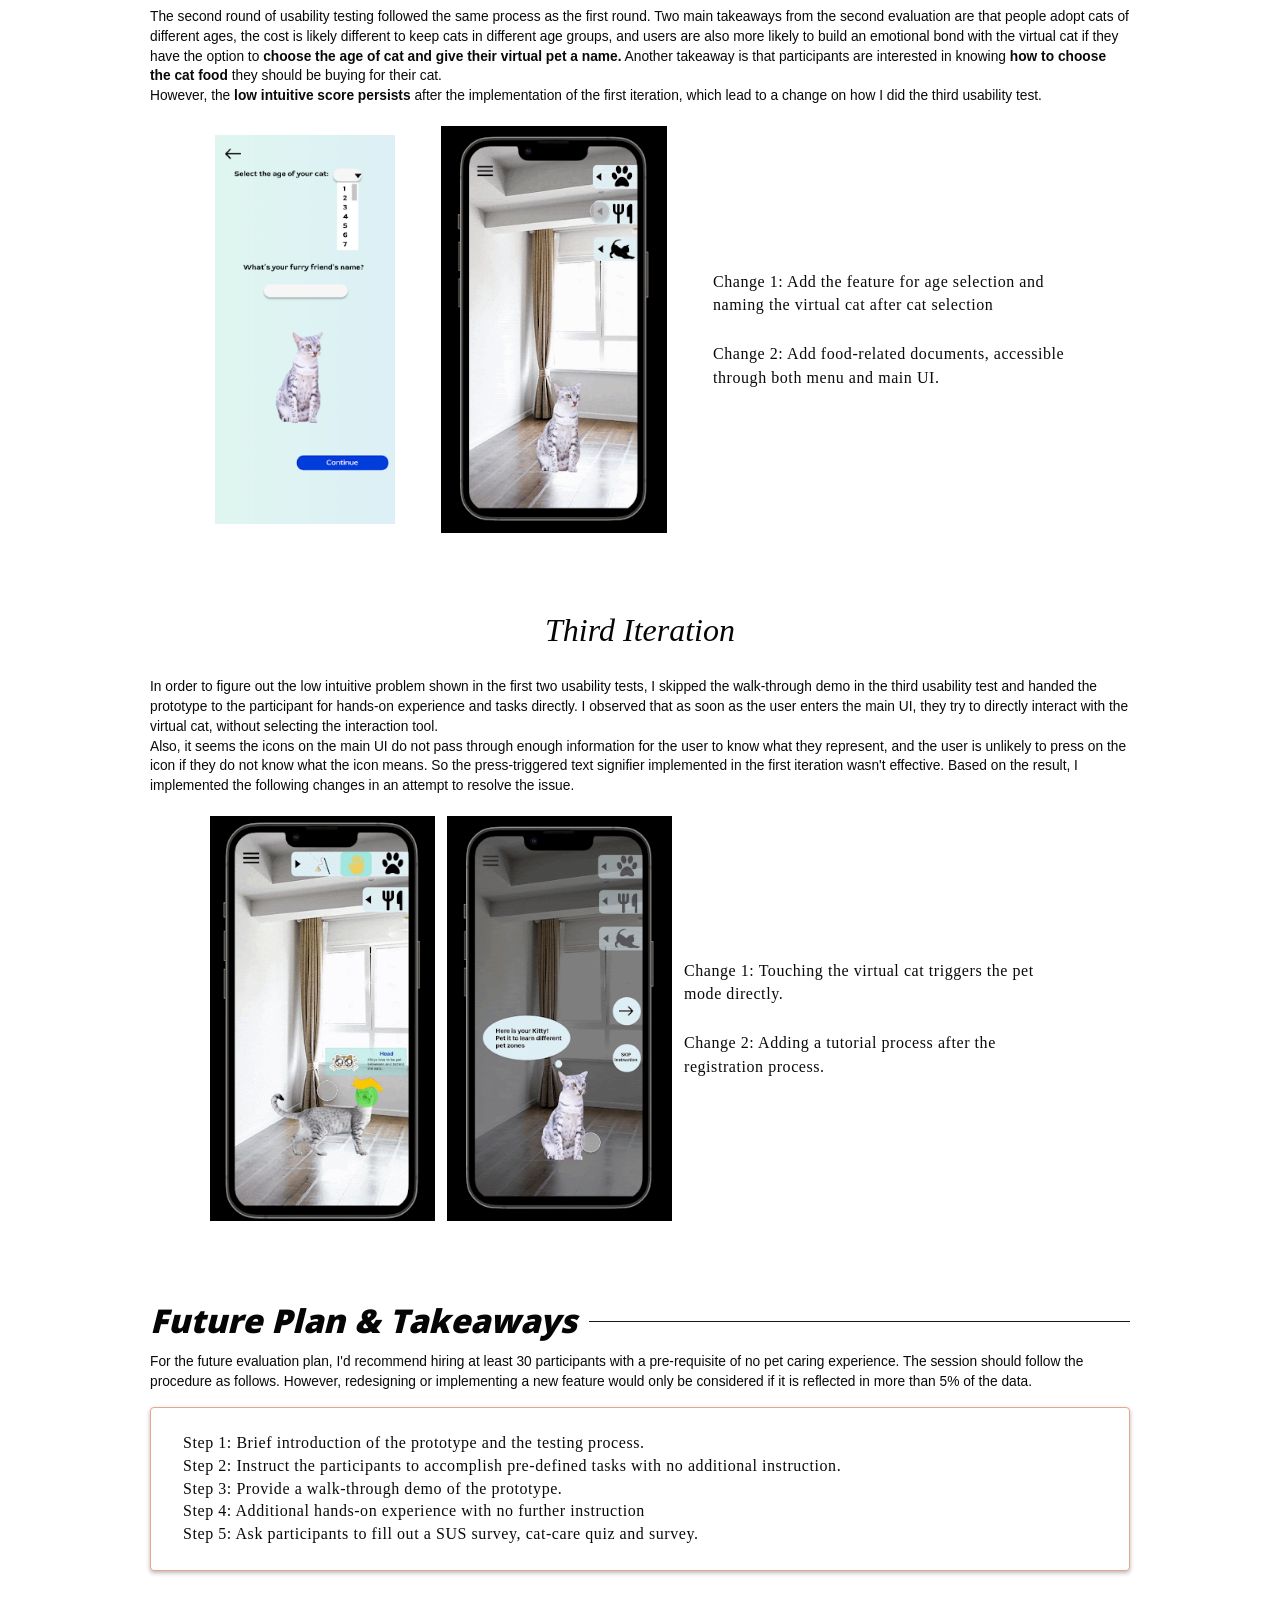
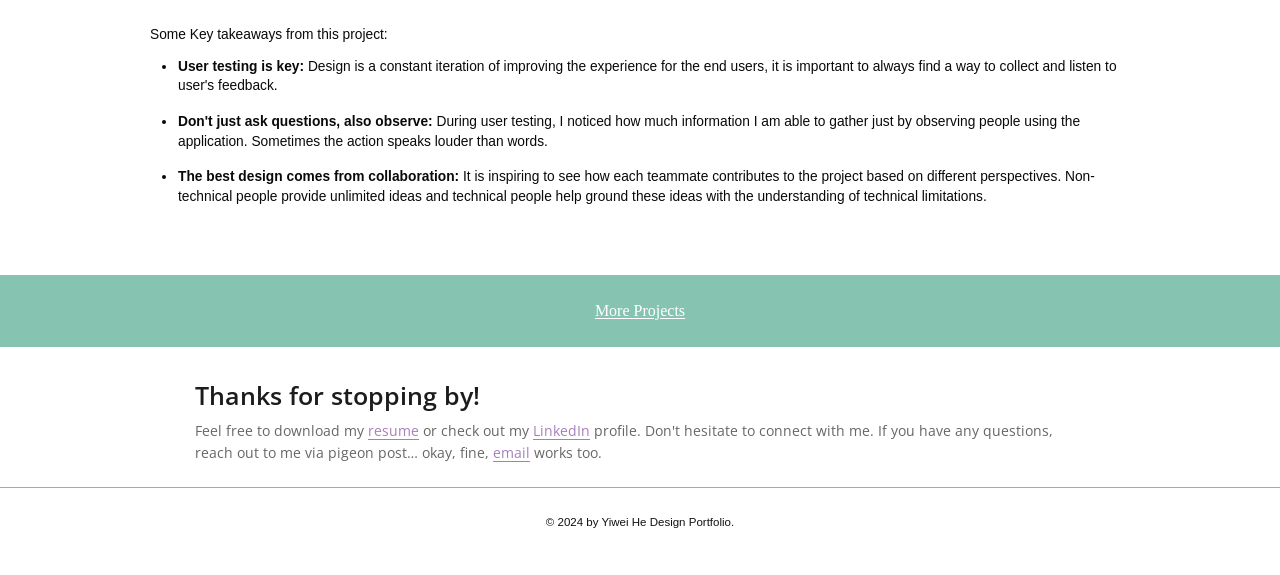
<file: howtoraisecats/index.html>
<!doctype html>
<html lang="en">
<head>
  <meta charset="utf-8">
  <meta name="viewport" content="width=device-width, initial-scale=1">
  <meta name="description" content="Let’s Raise Cats mobile application UX case study by Yiwei He.">
  <title>Let’s Raise Cats | Yiwei He</title>
  <link rel="stylesheet" href="../styles.css?v=responsive3">
</head>
<body class="case-page" data-root="../" data-page="cats">
  <a class="skip-link" href="#main">Skip to main content</a>
  <div data-site-header></div>
  <main class="case-main" id="main">
    <div class="case-shell">
      <div class="back-bar"><a class="back-link" href="../#projects" aria-label="Back to all projects">&lt; Back</a></div>

      <section class="case-hero cats-hero" aria-label="Let’s Raise Cats project overview">
        <div class="asset-slot cats-hero__banner" data-src="assets/cats-banner.png" data-width="1258" data-height="762" data-label="Let’s Raise Cats project banner showing the mobile prototype, project role, timeline, and tools"></div>
        <div class="cats-hero__mobile">
          <h1>Let's Raise Cats</h1>
          <p>Mobile application for helping beginners learn how to keep cats</p>
          <div class="cats-hero__art"><img src="../assets/cats-banner.png" alt="A kitten beside the Let's Raise Cats mobile app prototype"></div>
          <dl>
            <div><dt>Role</dt><dd>UI Designer, UX Researcher</dd></div>
            <div><dt>Timeline</dt><dd>May–August 2022</dd></div>
            <div><dt>Tools</dt><dd>Figma, Sketchboard, Lucid</dd></div>
          </dl>
        </div>
      </section>

      <section class="case-section cats-overview">
        <div class="cats-contributions">
          <h2>Key Contributions</h2>
          <div class="cats-contributions__list">
            <span>User Research</span><span>Competitor Analysis</span><span>User Research</span>
            <span>Wireframe</span><span>Prototype</span><span>User Testing</span>
          </div>
        </div>
        <h2>Overview</h2>
        <p>Currently, there are no existing mobile applications on the market for beginning cat owners to learn about how to raise a cat in a structured way. It has been difficult for potential cat keepers to take the first step of the journey. Our team was tasked to build an AR-based training application to teach users how to raise a cat.</p>
        <p>The application features 4 key features: interaction with the virtual cat, cat body language review, hardware selection and cost estimator to prepare user to become a successful cat owner.</p>
        <h3>Process</h3>
        <div class="cats-process">
          <div><span class="cats-process__icon">⌕</span><strong>Data Elicitation</strong><p>User Research<br>Background Research<br>Competitor Analysis</p></div>
          <div><span class="cats-process__icon">◉</span><strong>Data Analysis</strong><p>User Activity Notes<br>WAAD</p></div>
          <div><span class="cats-process__icon">✎</span><strong>Design</strong><p>Storyboard<br>Task Sequence Model</p></div>
          <div><span class="cats-process__icon" aria-hidden="true"><svg viewBox="0 0 24 24"><circle cx="12" cy="12" r="3"></circle><path d="M19.4 15a1.7 1.7 0 0 0 .34 1.88l.06.06-2.83 2.83-.06-.06A1.7 1.7 0 0 0 15 19.4a1.7 1.7 0 0 0-1 .6 1.7 1.7 0 0 0-.4 1.1V21h-4v-.1A1.7 1.7 0 0 0 8.6 19.4a1.7 1.7 0 0 0-1.88.34l-.06.06-2.83-2.83.06-.06A1.7 1.7 0 0 0 4.6 15a1.7 1.7 0 0 0-.6-1 1.7 1.7 0 0 0-1.1-.4H3v-4h.1A1.7 1.7 0 0 0 4.6 8.6a1.7 1.7 0 0 0-.34-1.88l-.06-.06 2.83-2.83.06.06A1.7 1.7 0 0 0 9 4.6a1.7 1.7 0 0 0 1-.6 1.7 1.7 0 0 0 .4-1.1V3h4v.1A1.7 1.7 0 0 0 15.4 4.6a1.7 1.7 0 0 0 1.88-.34l.06-.06 2.83 2.83-.06.06A1.7 1.7 0 0 0 19.4 9c.12.38.33.72.6 1 .3.27.68.41 1.1.4h.1v4h-.1a1.7 1.7 0 0 0-1.7.6z"></path></svg></span><strong>Prototype</strong><p>Wireframe<br>Initial Prototype</p></div>
          <div><span class="cats-process__icon" aria-hidden="true"><svg viewBox="0 0 24 24"><path d="M7 10v12H3a2 2 0 0 1-2-2v-8a2 2 0 0 1 2-2h4z"></path><path d="M7 20h10.6a2 2 0 0 0 1.94-1.52l1.25-5A2 2 0 0 0 18.85 11H14l.7-3.5A3 3 0 0 0 11.76 4H11l-4 6v10z"></path></svg></span><strong>Evaluation</strong><p>Prototype Testing<br>User Testing</p></div>
        </div>
      </section>

      <section class="case-section cats-data-section">
        <h2>Data Elicitation</h2>
        <p>The first step of my design process was user research. I recruited and interviewed Virginia Tech students who were interested in adopting a cat or had recently adopted one. Using quantitative and qualitative data from interviews and surveys, I defined two target-group profiles: Caroline, who was looking to adopt a cat, and Andy, who had recently adopted his first cat.</p>
        <h3>User Personas</h3>
        <div class="persona cats-persona">
          <div class="asset-slot case-asset" data-src="assets/cats-persona-caroline.png" data-width="222" data-height="258" data-label="Caroline persona portrait"></div>
          <div class="cats-persona__content">
            <div class="cats-persona__summary"><h4>Summary</h4><p><span class="sr-only">Caroline C. </span>Caroline is a 23-year-old graduate student at Virginia Tech. She loves cat videos but has never kept a cat. Because her schoolwork already involves extensive reading and research, she wants a different way to learn how to care for a cat.</p></div>
            <div><h4>Goals</h4><ul><li>Understand the cost of raising a cat.</li><li>Understand cat body language.</li><li>Determine what furniture is needed.</li></ul></div>
            <div><h4>Frustrations</h4><ul><li>Too many sources of information.</li><li>Difficult to remember all the knowledge.</li><li>Difficult to decide which furniture to buy.</li></ul></div>
            <p class="quote">“I already do plenty of research and reading for my schoolwork. I wish there were a different way to learn how to take care of a cat.”</p>
          </div>
        </div>
        <div class="persona cats-persona">
          <div class="asset-slot case-asset" data-src="assets/cats-persona-andy.png" data-width="216" data-height="247" data-label="Andy persona portrait"></div>
          <div class="cats-persona__content">
            <div class="cats-persona__summary"><h4>Summary</h4><p><span class="sr-only">Andy S. </span>Andy is a 20-year-old undergraduate student at Virginia Tech. He recently adopted his cat Leo from a shelter and does not yet know much about cat care. He is not a fan of reading, which makes it difficult to dive into online articles and blog posts.</p></div>
            <div><h4>Goals</h4><ul><li>Grow closer with his cat.</li><li>Learn how to spend time with a cat.</li><li>Learn how to keep a cat healthy.</li></ul></div>
            <div><h4>Frustrations</h4><ul><li>Difficult to determine which food to buy.</li><li>No personalized plan or application.</li></ul></div>
            <p class="quote">“I want to stay up to date with my cat&apos;s health and be able to contact a veterinarian easily.”</p>
          </div>
        </div>
      </section>

      <section class="case-section cats-sme-section">
        <h2>SME Interview</h2>
        <p>After collecting initial user data, I identified and interviewed two subject-matter experts about what is required to become a successful cat owner.</p>
        <div class="cats-sme-list">
          <article class="cats-sme">
            <div class="asset-slot case-asset" data-src="assets/cats-sme-shelter.png" data-width="295" data-height="198" data-label="Animal care and adoption center"></div>
            <dl><div><dt>Name:</dt><dd>Montgomery County Animal Care and Adoption Center</dd></div><div><dt>Role:</dt><dd>Local Shelter</dd></div><div><dt>Focus area:</dt><dd>The Adoption Process, Daily Care, Cost</dd></div><div><dt>Interview method:</dt><dd>On-site Visit</dd></div></dl>
          </article>
          <article class="cats-sme">
            <div class="asset-slot case-asset" data-src="assets/cats-sme-breeder.png" data-width="314" data-height="190" data-label="Professional Ragdoll breeder"></div>
            <dl><div><dt>Name:</dt><dd>Yixuan Wang</dd></div><div><dt>Role:</dt><dd>Professional Ragdoll Breeder</dd></div><div><dt>Focus area:</dt><dd>Cat's Behavior, Hardware Selection, Food</dd></div><div><dt>Interview method:</dt><dd>Online Interview</dd></div></dl>
          </article>
        </div>
      </section>

      <section class="case-section cats-competitor-section">
        <h2>Competitor Analysis</h2>
        <div class="cats-competitor-list">
          <article class="cats-competitor">
            <div class="cats-competitor__copy">
              <h3>Web-based Articles</h3>
              <h4>Strength</h4><ul><li>Sufficient information.</li><li>Easily accessible across platforms.</li><li>Variety of information sources, updated frequently.</li></ul>
              <h4>Weakness</h4><ul><li>Mostly made up of declarative knowledge, can be difficult to recall in long-term and in emergencies.</li><li>Mostly made up of declarative knowledge.</li></ul>
              <h4>Opportunities</h4><ul><li>Cooperative partial procedural knowledge to help users better prepare for cat ownership.</li></ul>
            </div>
            <div class="asset-slot case-asset" data-src="assets/cats-competitor-articles.png" data-width="455" data-height="297" data-label="Web-based cat care articles"></div>
          </article>
          <article class="cats-competitor">
            <div class="cats-competitor__copy">
              <h3>My Pocket Pet Kitty</h3>
              <h4>Strength</h4><ul><li>Sufficient interaction options.</li><li>Entertaining to use, easy to attract users.</li><li>Good artwork, attract users.</li></ul>
              <h4>Weakness</h4><ul><li>Lack of educational purposes, does not provide accurate information regarding cat caring.</li><li>Animation and avatar are unrealistic, difficult for users to transfer knowledge to real-life situations.</li></ul>
              <h4>Opportunities</h4><ul><li>Change the avatar and avatar's interaction to be more realistic.</li><li>Add additional information on cost, hardware, etc.</li></ul>
            </div>
            <div class="asset-slot case-asset" data-src="assets/cats-competitor-pocket-pet.png" data-width="432" data-height="324" data-label="My Pocket Pet Kitty"></div>
          </article>
        </div>
      </section>

      <section class="case-section cats-analysis-section">
        <h2 class="cats-analysis-title">Data Analysis &amp; Modeling</h2>
        <p class="cats-analysis-intro">Based on the initial data collected through user interviews and SME interviews, I developed the following <strong>Work Activity Notes</strong> and <strong>Minimum Viable Products.</strong> These two diagrams provide valuable guidelines for the early design process.</p>

        <figure class="cats-analysis-waad">
          <div class="asset-slot case-asset" data-src="assets/cats-waad.png" data-width="559" data-height="348" data-label="Cat care WAAD"></div>
          <figcaption>Figure.1&nbsp; Snapshot of the WAAD</figcaption>
        </figure>

        <div class="cats-analysis-mvp-row">
          <p class="cats-analysis-caption">Figure.2&nbsp; List of Minimum requirements</p>
          <aside class="cats-mvp-card" aria-labelledby="mvp-title">
            <h3 id="mvp-title">MVP Needs:</h3>
            <p><strong>MVP Needs #1:</strong> Adoption instruction which walks the user through the adoption process &amp; requirements, helps users to get an understanding of how the adoption process works.</p>
            <p><strong>MVP Needs #2:</strong> Clinical instruction which shows the user what are the cat&apos;s regular clinical needs, and what the signs of a kitty need clinical care.</p>
            <p><strong>MVP Needs #3:</strong> Cat Gesture change. The app should show different gestures of the cat and the means behind different cat gestures.</p>
            <p><strong>MVP Needs #4:</strong> Hardware introduction. The app should help users get a basic understanding of the hardware needed for cat care.</p>
            <p><strong>MVP Needs #5:</strong> Interactive cat model which reaction should teach the user about different pet zones of the cat.</p>
            <p><strong>MVP Needs #6:</strong> Cost estimator. Provide a general cost for cat care; the cost should change depending on the options the user made in-app.</p>
          </aside>
        </div>

        <figure class="cats-analysis-flow">
          <div class="asset-slot case-asset" data-src="assets/Cats-Flow-model.png" data-width="509" data-height="328" data-label="Cat care usage flow model"></div>
          <figcaption>
            <p>We created the following flow model to help us understand the current workplace of the user&apos;s process of learning how to raise a cat. The model indicates there are a variety of processes and they all provide different aspects of the knowledge such as adoption, clinic, hardware, etc.</p>
            <span>Figure.3&nbsp; Usage Flow Model</span>
          </figcaption>
        </figure>
      </section>

      <section class="case-section cats-design-section">
        <h2 class="cats-design-title">Design</h2>
        <p class="cats-design-intro">The main frustration we&apos;ve found from the users is that there is a large amount of knowledge that needs to be learned. But this knowledge is all scattered around different sources, making it difficult to learn and comprehend as a whole. We have also realized that many incidents during the cat caring process require the user to react quickly. If the user does not understand the process well, it can be difficult to act on the spot, causing injury to the cat or the cat owner themselves.</p>

        <div class="cats-solution-copy">
          <h3>Solution</h3>
          <p>As the product is aimed to train users on how to raise cats, we decided to utilize the concept of knowledge transfer as the main foundation of our design. Timon ten Berge and Rene van Hezewijk separated knowledge into two types: <strong>declarative knowledge</strong> and <strong>procedural knowledge.</strong></p>
        </div>

        <div class="cats-knowledge-grid" aria-label="Declarative and procedural knowledge cards">
          <div class="asset-slot case-asset cats-knowledge-card-image" data-src="assets/cats-declarative-knowledge.PNG" data-width="495" data-height="319" data-label="Declarative Knowledge card"></div>
          <div class="asset-slot case-asset cats-knowledge-card-image cats-knowledge-card-image--procedural" data-src="assets/cats-procedural-knowledge.png" data-width="495" data-height="319" data-label="Procedural Knowledge card"></div>
        </div>

        <p class="cats-knowledge-summary">Based on the data collection, we found that the current user&apos;s main method for learning cat care is mostly composed of declarative knowledge. Even though it can grant the user a quick and general understanding of what is needed to raise a cat, certain tasks in the cat-care process may require the cat owner to react through instinct instead of conscious decisions. If the knowledge is encoded into the owner&apos;s long-term memory, they can act before their brain needs to retrieve the information and make a conscious decision. It is therefore important that this type of knowledge be learned.</p>
      </section>

      <section class="case-section cats-wireframe-section">
        <h2 class="cats-reference-title">Wireframe &amp; Prototype</h2>
        <p class="cats-reference-copy">After collecting the necessary data and requirements, I started the design process by building a <strong>task sequence model.</strong> The task sequence model represents a narrative story of what users do or can do. It helps me to organize and match the design aspects with the requirement.</p>

        <figure class="cats-task-model">
          <div class="asset-slot case-asset" data-src="assets/cats-task-sequence.png" data-width="1479" data-height="672" data-label="Task Sequence Model"></div>
          <figcaption>Figure.4 Task Sequence Model</figcaption>
        </figure>

        <h3 class="cats-preview-label">Preview:</h3>
        <div class="cats-prototype-grid">
          <div class="asset-slot case-asset" data-src="assets/cats-prototype-01.PNG" data-width="143" data-height="309" data-label="Cat app prototype screen 1"></div>
          <div class="asset-slot case-asset" data-src="assets/cats-prototype-02.PNG" data-width="143" data-height="309" data-label="Cat app prototype screen 2"></div>
          <div class="asset-slot case-asset" data-src="assets/cats-prototype-03.PNG" data-width="143" data-height="309" data-label="Cat app prototype screen 3"></div>
          <div class="asset-slot case-asset" data-src="assets/cats-prototype-04.PNG" data-width="143" data-height="309" data-label="Cat app prototype screen 4"></div>
          <div class="asset-slot case-asset" data-src="assets/cats-prototype-05.PNG" data-width="143" data-height="309" data-label="Cat app prototype screen 5"></div>
          <div class="asset-slot case-asset" data-src="assets/cats-prototype-06.PNG" data-width="143" data-height="309" data-label="Cat app prototype screen 6"></div>
        </div>
      </section>

      <section class="case-section cats-usability-section">
        <h2 class="cats-reference-title">Usability Testing</h2>
        <p class="cats-reference-copy">Upon completion of my prototype, I recruited 6 participants from the HCI class for conducting three rounds of usability testing for the design.</p>
        <p class="cats-reference-copy">For the first two rounds, participants were first provided with an introduction to the prototype, then they were given the following tasks to accomplish. I recorded the <strong>critical incidents</strong> where the participants faced difficulty while using the app. At the end of the test session, we did a short interview with the participants on their opinion and suggestion for the prototype and asked them to fill out a system usability scale survey.</p>

        <div class="cats-test-tasks">
          <h3>Usability Test Tasks</h3>
          <ol>
            <li>Create an account and select a cat breed</li>
            <li>Pet the cat in the main UI</li>
            <li>Navigate to the adoption documents page</li>
            <li>Select and place a hardware</li>
          </ol>
        </div>

        <article class="cats-iteration cats-iteration--first">
          <h3>First Iteration</h3>
          <div class="cats-iteration-layout cats-iteration-layout--first">
            <div class="asset-slot case-asset" data-src="assets/cats-iteration-01-before.png" data-width="390" data-height="841" data-label="First iteration before"></div>
            <span class="cats-iteration-arrow" aria-hidden="true">→</span>
            <div class="asset-slot case-asset" data-src="assets/cats-iteration-01-after.PNG" data-width="309" data-height="666" data-label="First iteration after"></div>
            <ul class="cats-change-list">
              <li><span>Change 1:</span> Enlarge the Add button, and reduced its transparency.</li>
              <li><span>Change 2:</span> Add a gesture menu.</li>
              <li><span>Change 3:</span> Add an additional text signifier for function, shown when the icon is pressed.</li>
            </ul>
          </div>
        </article>

        <article class="cats-iteration cats-iteration--second">
          <h3>Second Iteration</h3>
          <p>The second round of usability testing followed the same process as the first round. Two main takeaways from the second evaluation are that people adopt cats of different ages, the cost is likely different to keep cats in different age groups, and users are also more likely to build an emotional bond with the virtual cat if they have the option to <strong>choose the age of cat and give their virtual pet a name.</strong> Another takeaway is that participants are interested in knowing <strong>how to choose the cat food</strong> they should be buying for their cat.<br>However, the <strong>low intuitive score persists</strong> after the implementation of the first iteration, which lead to a change on how I did the third usability test.</p>
          <div class="cats-iteration-layout cats-iteration-layout--second">
            <div class="asset-slot case-asset" data-src="assets/cats-iteration-02.png" data-width="237" data-height="512" data-label="Age selection and naming screen"></div>
            <div class="asset-slot case-asset" data-src="assets/cats-iteration-02.gif" data-width="284" data-height="512" data-label="Second iteration prototype animation"></div>
            <ul class="cats-change-list">
              <li><span>Change 1:</span> Add the feature for age selection and naming the virtual cat after cat selection</li>
              <li><span>Change 2:</span> Add food-related documents, accessible through both menu and main UI.</li>
            </ul>
          </div>
        </article>

        <article class="cats-iteration cats-iteration--third">
          <h3>Third Iteration</h3>
          <p>In order to figure out the low intuitive problem shown in the first two usability tests, I skipped the walk-through demo in the third usability test and handed the prototype to the participant for hands-on experience and tasks directly. I observed that as soon as the user enters the main UI, they try to directly interact with the virtual cat, without selecting the interaction tool.<br>Also, it seems the icons on the main UI do not pass through enough information for the user to know what they represent, and the user is unlikely to press on the icon if they do not know what the icon means. So the press-triggered text signifier implemented in the first iteration wasn&apos;t effective. Based on the result, I implemented the following changes in an attempt to resolve the issue.</p>
          <div class="cats-iteration-layout cats-iteration-layout--third">
            <div class="asset-slot case-asset" data-src="assets/cats-iteration-03-touch.gif" data-width="284" data-height="512" data-label="Direct-touch interaction prototype"></div>
            <div class="asset-slot case-asset" data-src="assets/cats-iteration-03-tutorial.gif" data-width="284" data-height="512" data-label="Tutorial prototype"></div>
            <ul class="cats-change-list">
              <li><span>Change 1:</span> Touching the virtual cat triggers the pet mode directly.</li>
              <li><span>Change 2:</span> Adding a tutorial process after the registration process.</li>
            </ul>
          </div>
        </article>
      </section>

      <section class="case-section cats-future-section">
        <h2 class="cats-future-title">Future Plan &amp; Takeaways</h2>
        <p class="cats-reference-copy">For the future evaluation plan, I&apos;d recommend hiring at least 30 participants with a pre-requisite of no pet caring experience. The session should follow the procedure as follows. However, redesigning or implementing a new feature would only be considered if it is reflected in more than 5% of the data.</p>
        <ol class="cats-evaluation-steps">
          <li>Brief introduction of the prototype and the testing process.</li>
          <li>Instruct the participants to accomplish pre-defined tasks with no additional instruction.</li>
          <li>Provide a walk-through demo of the prototype.</li>
          <li>Additional hands-on experience with no further instruction</li>
          <li>Ask participants to fill out a SUS survey, cat-care quiz and survey.</li>
        </ol>
        <p class="cats-takeaways-intro">Some Key takeaways from this project:</p>
        <ul class="cats-takeaways">
          <li><strong>User testing is key:</strong> Design is a constant iteration of improving the experience for the end users, it is important to always find a way to collect and listen to user&apos;s feedback.</li>
          <li><strong>Don&apos;t just ask questions, also observe:</strong> During user testing, I noticed how much information I am able to gather just by observing people using the application. Sometimes the action speaks louder than words.</li>
          <li><strong>The best design comes from collaboration:</strong> It is inspiring to see how each teammate contributes to the project based on different perspectives. Non-technical people provide unlimited ideas and technical people help ground these ideas with the understanding of technical limitations.</li>
        </ul>
        <div class="more-projects"><a class="button-link" href="../#projects">More Projects</a></div>
      </section>
    </div>
  </main>
  <div data-site-footer></div>
  <script src="../script.js"></script>
</body>
</html>
</file>
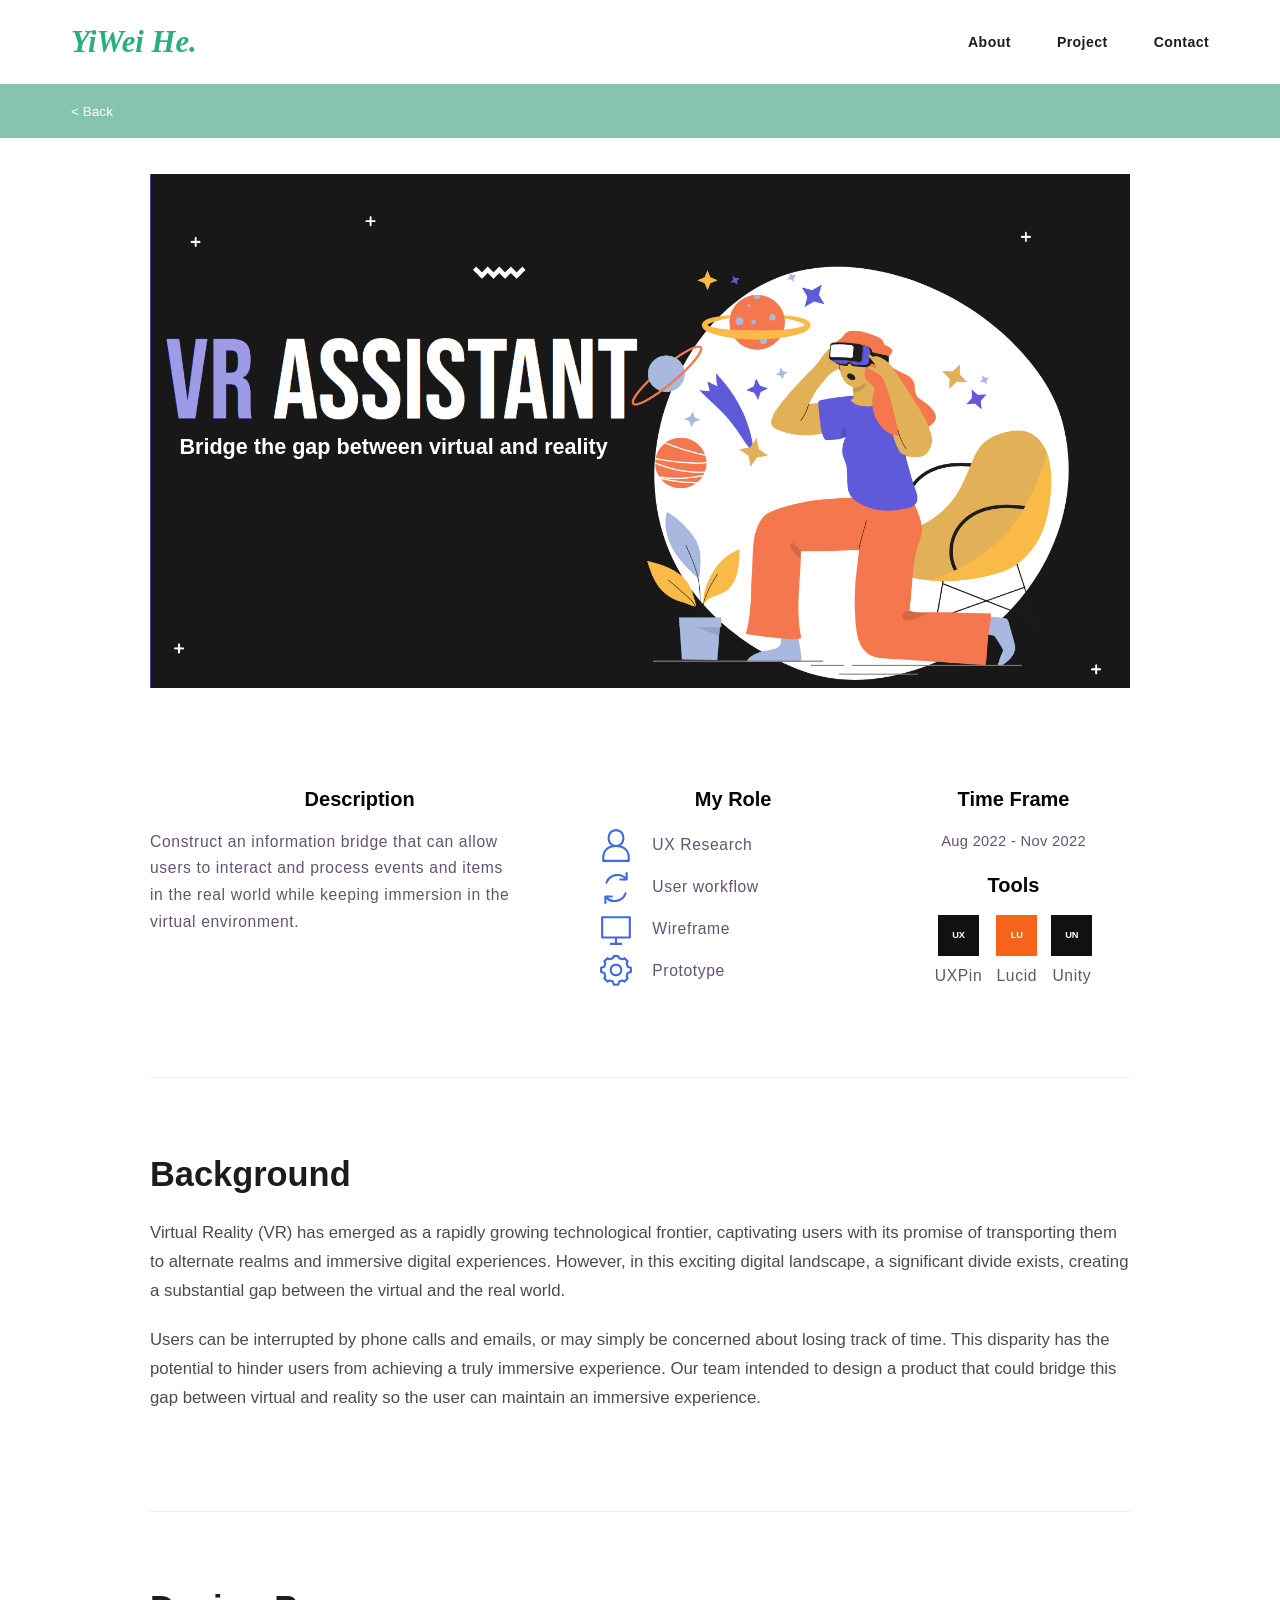
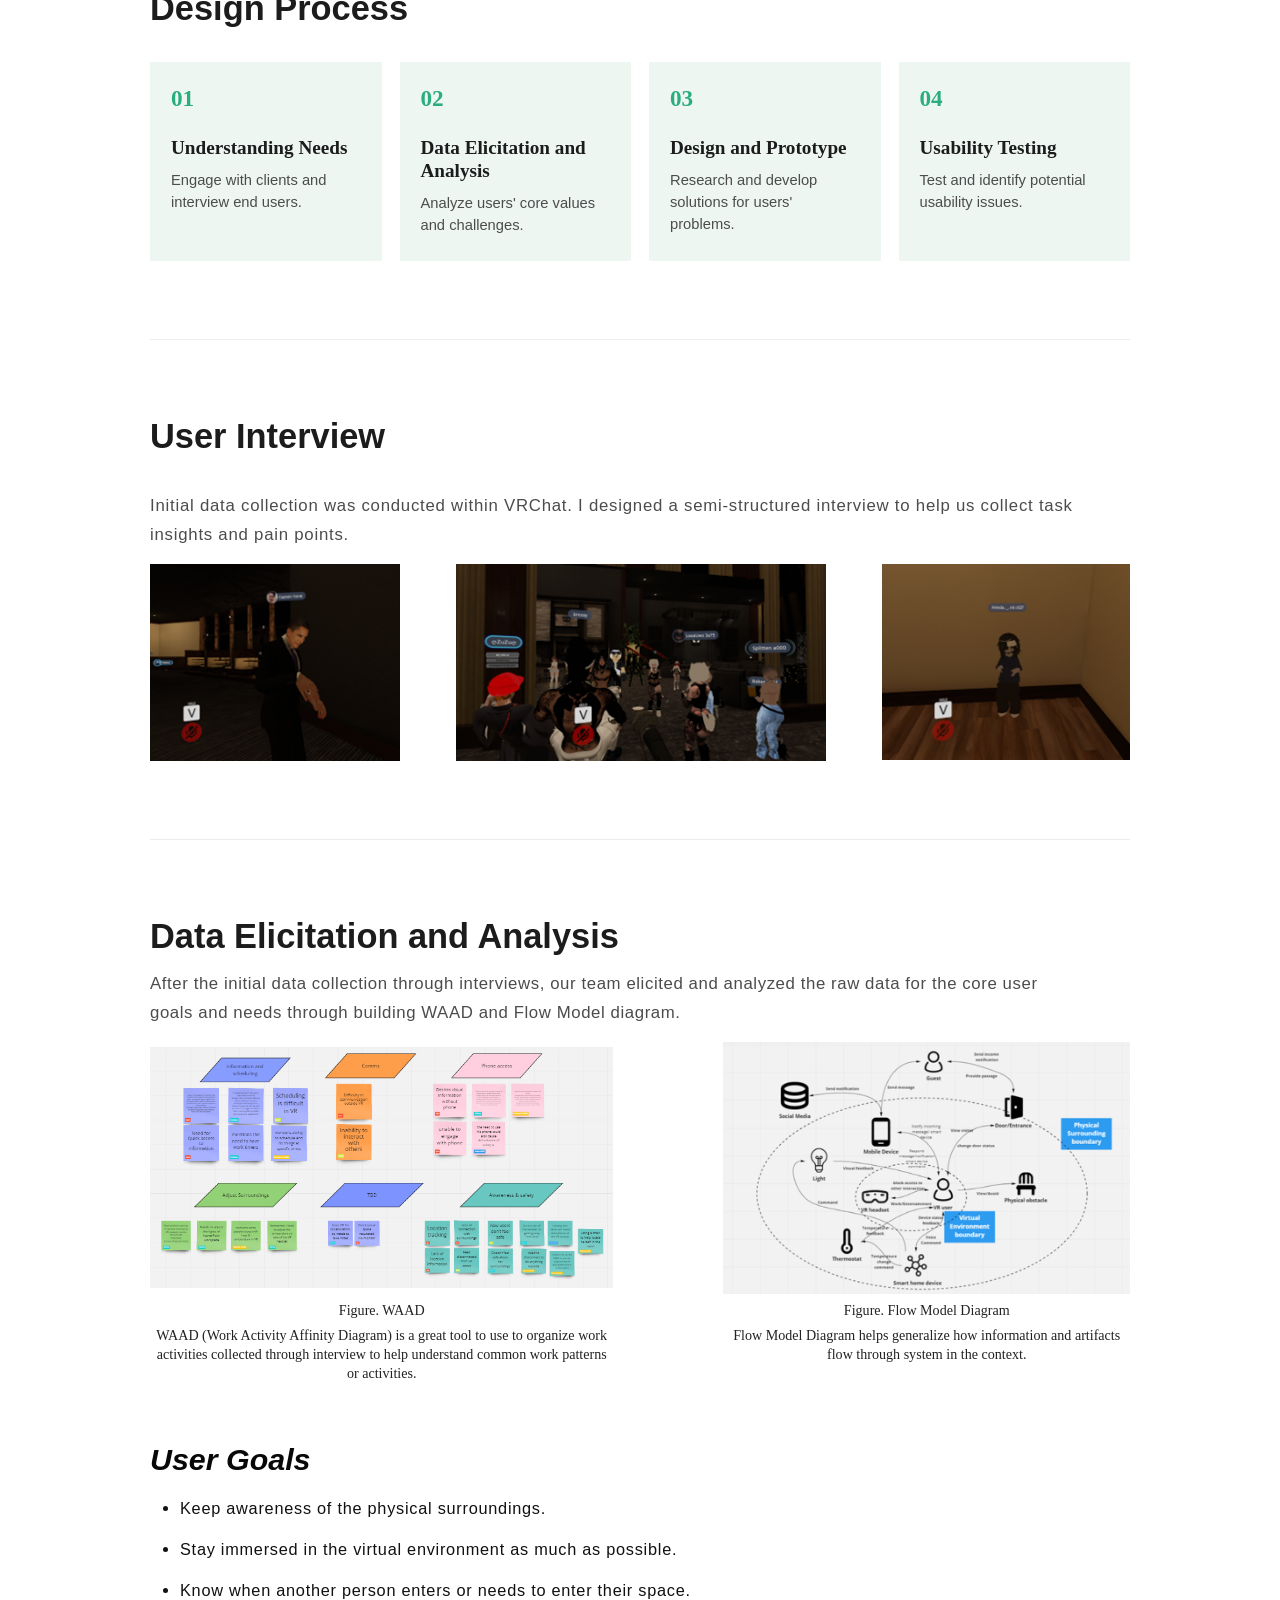
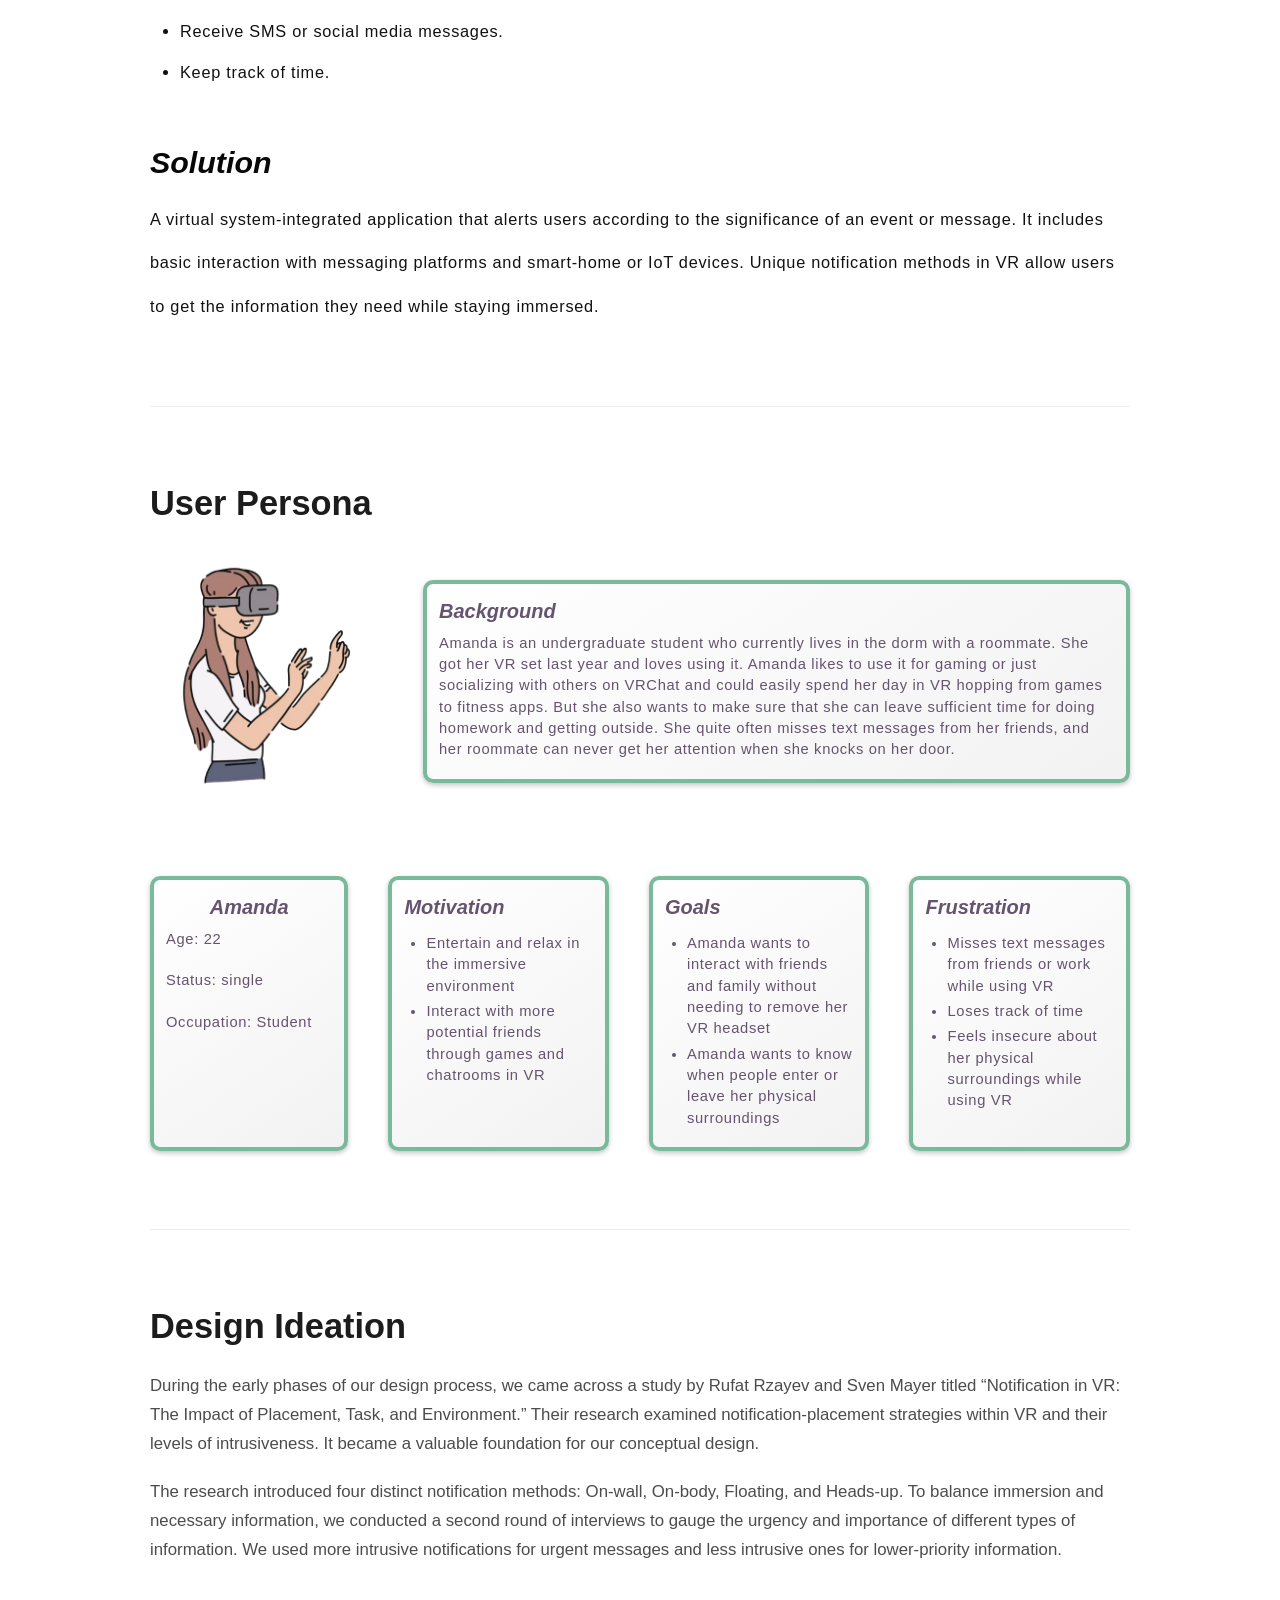
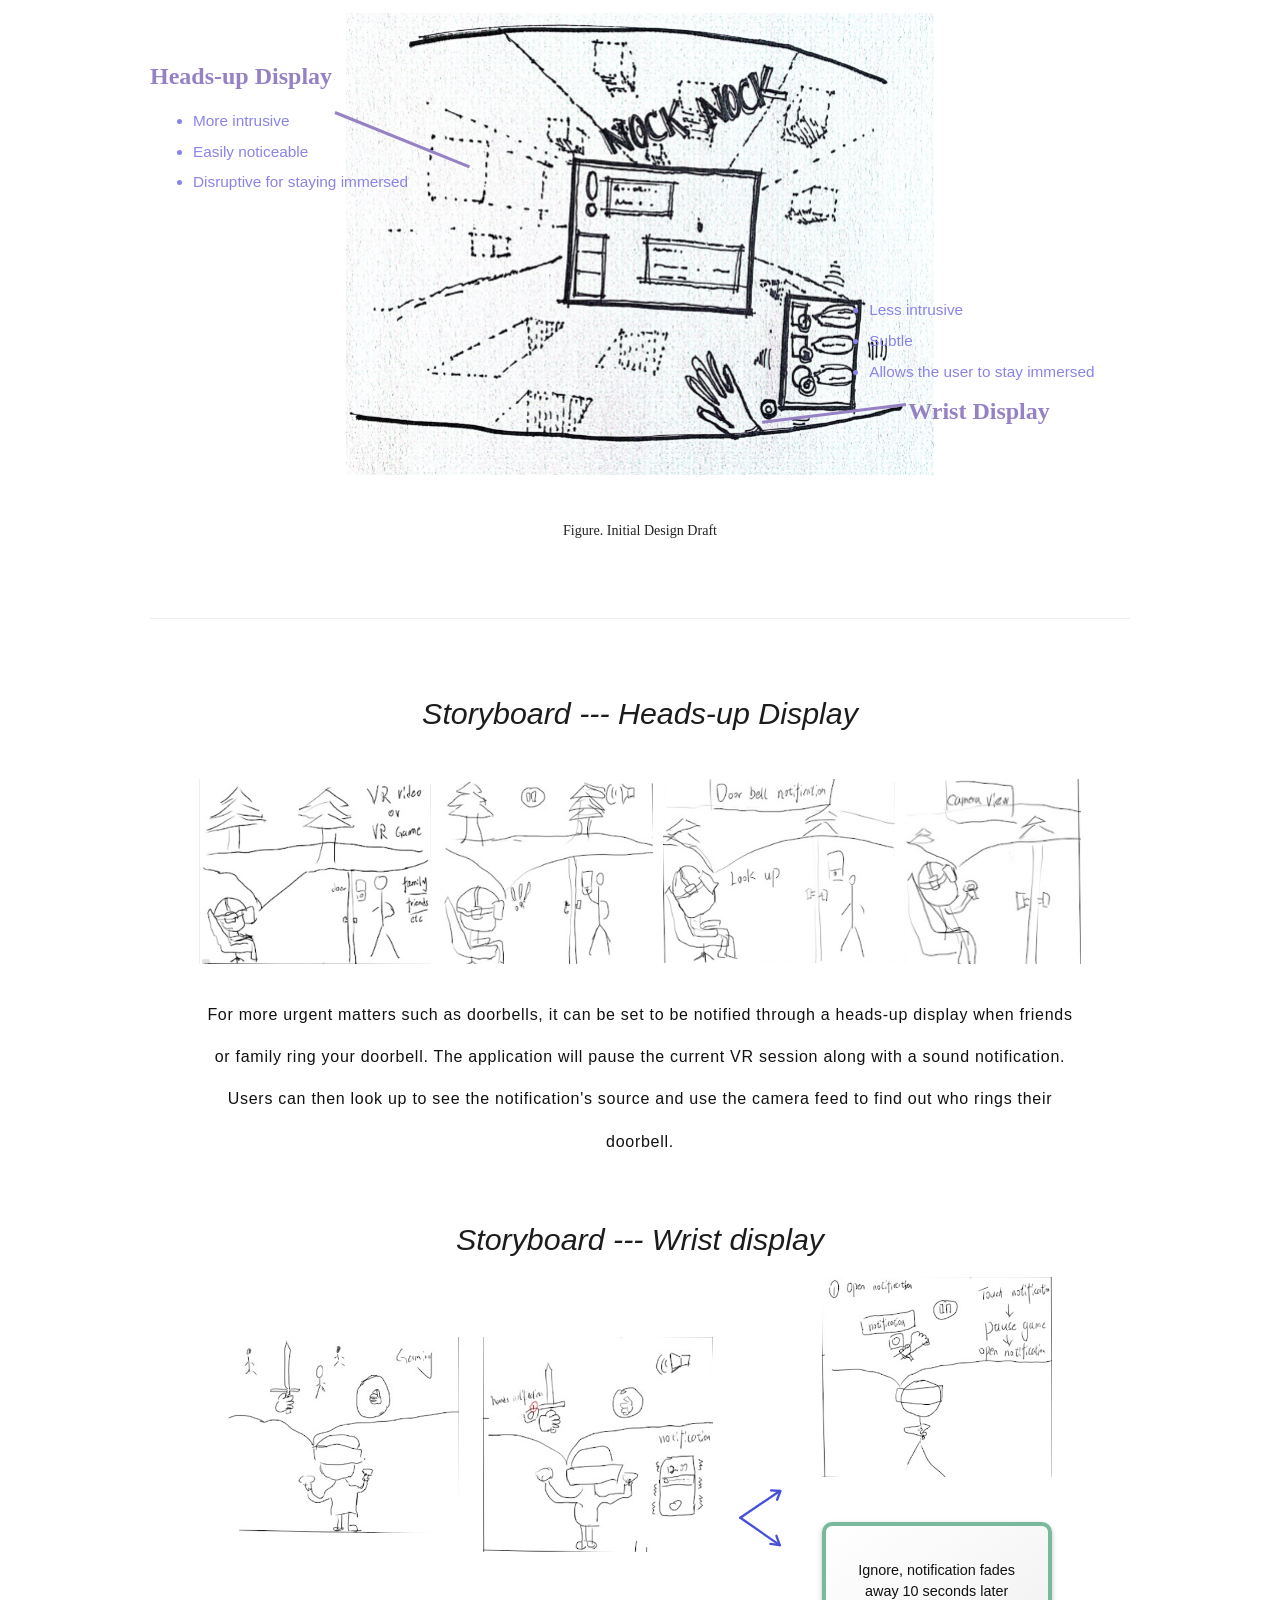
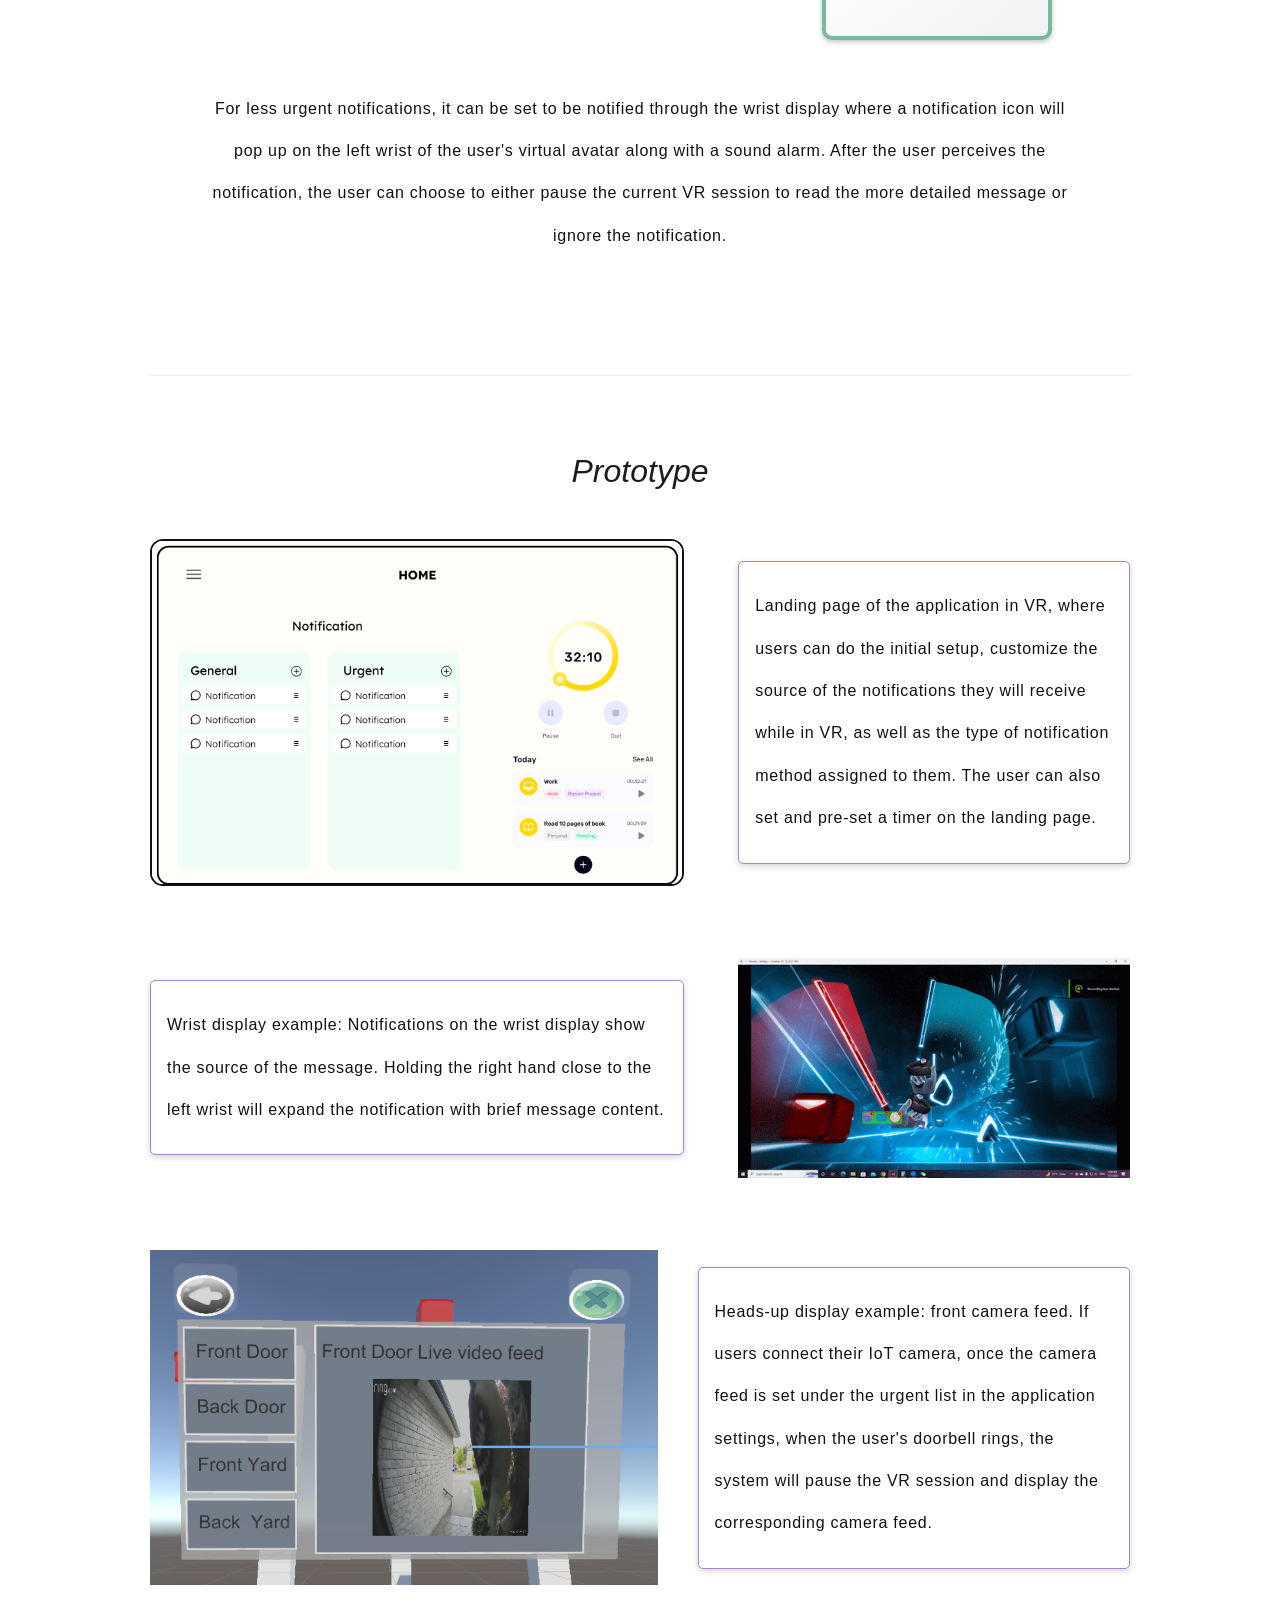
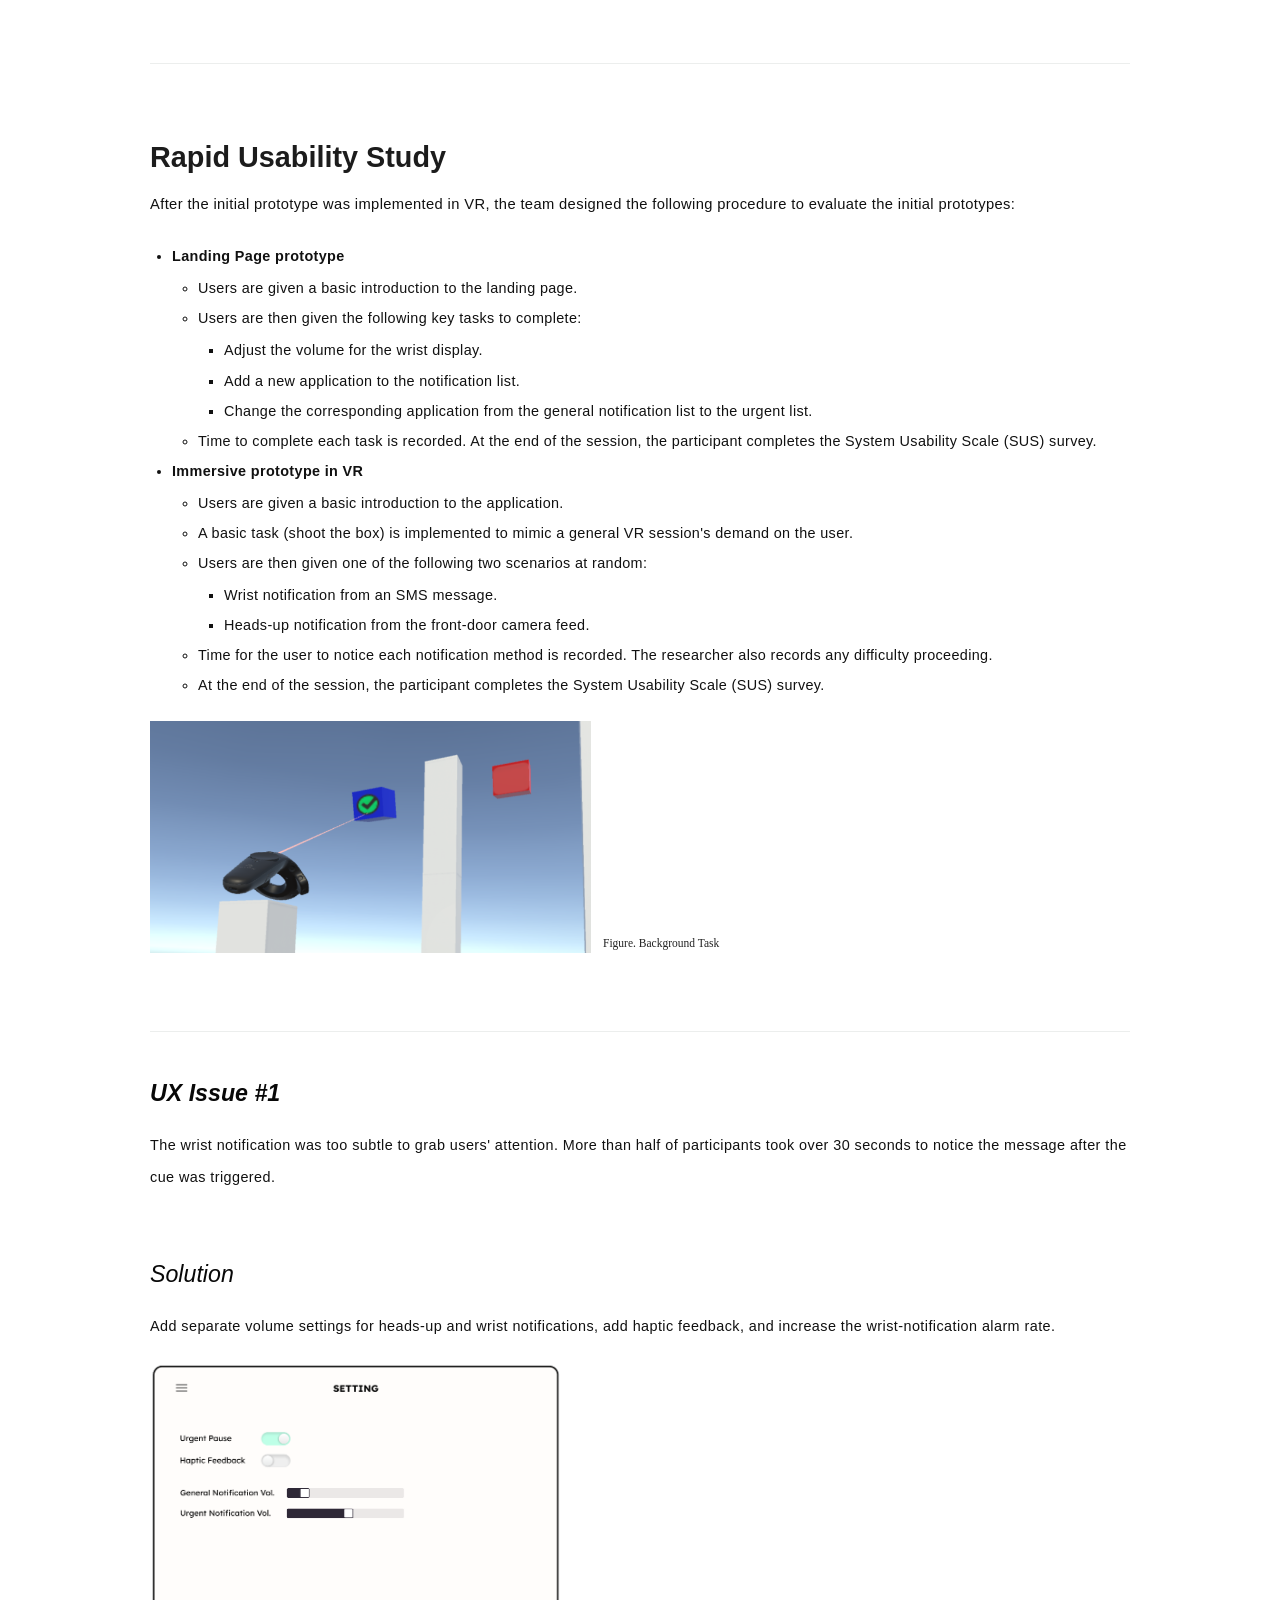
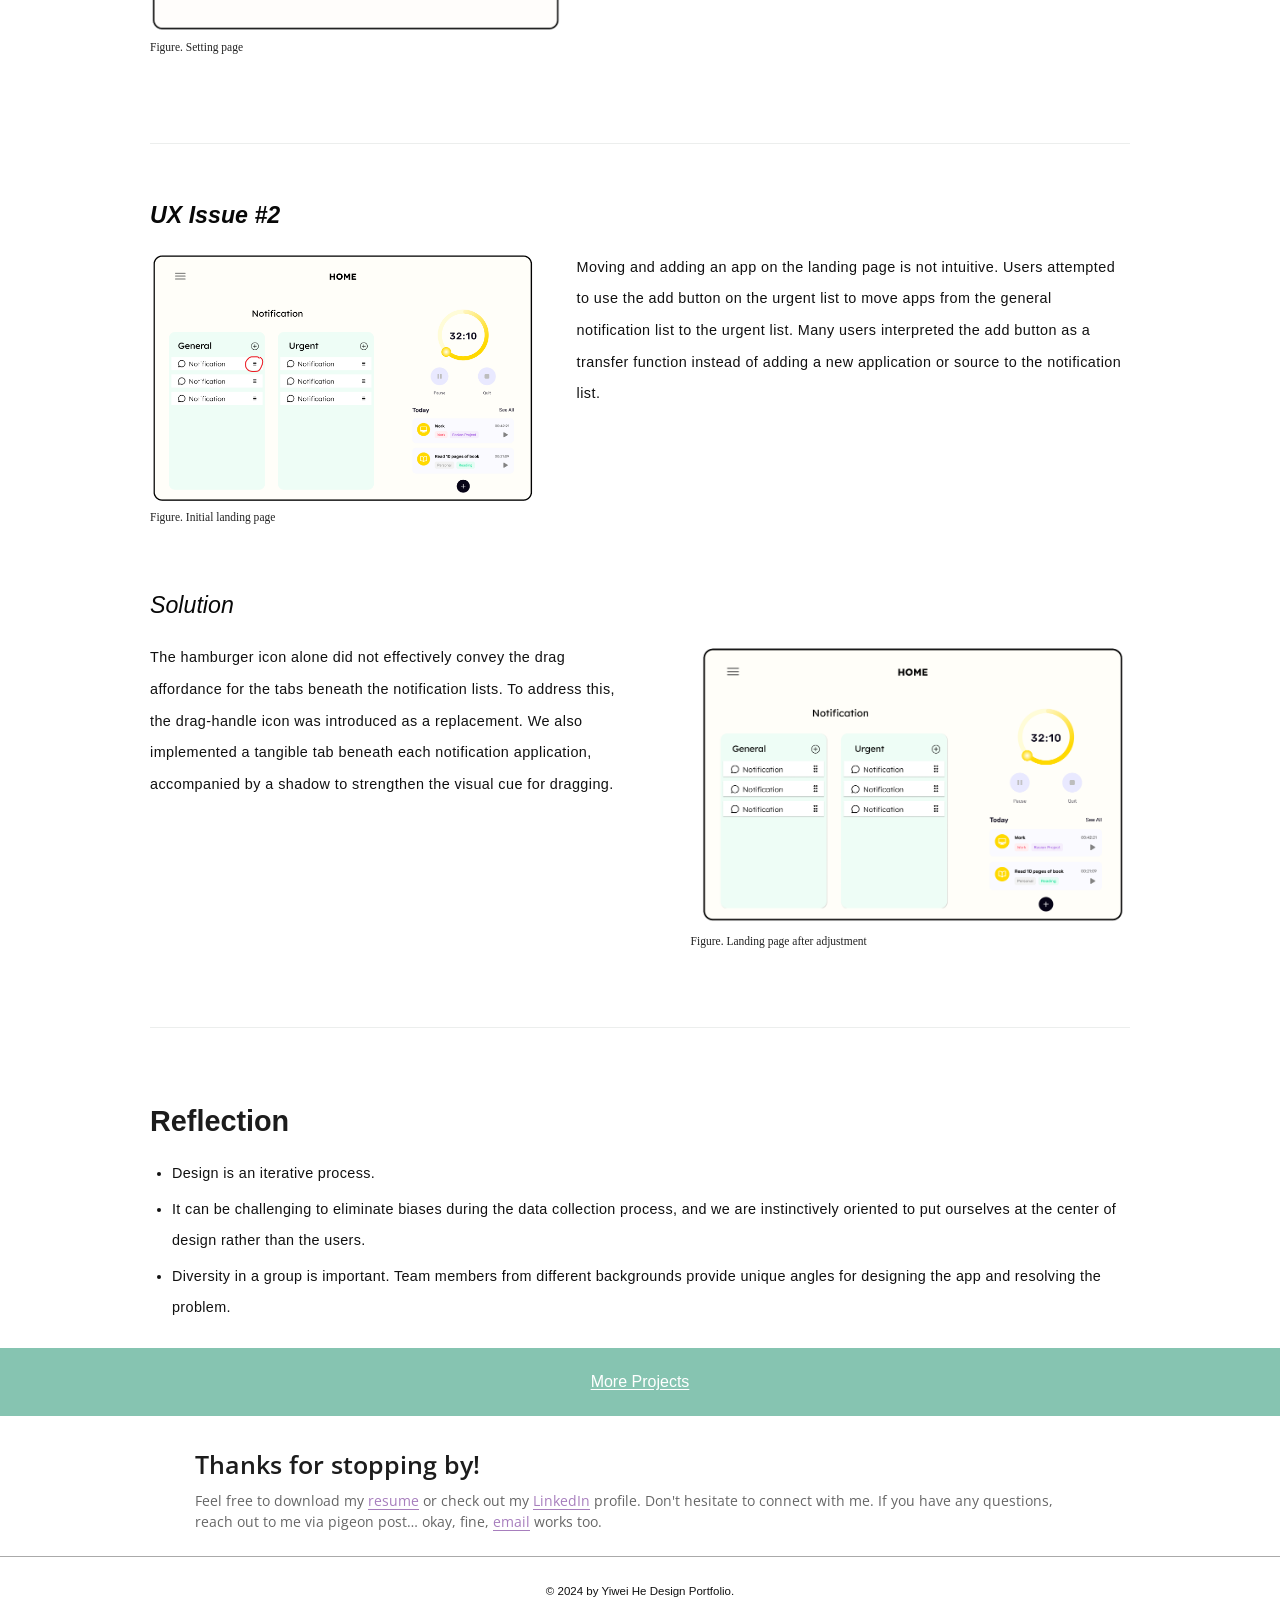
<file: vr/index.html>
<!doctype html>
<html lang="en">
<head>
  <meta charset="utf-8">
  <meta name="viewport" content="width=device-width, initial-scale=1">
  <meta name="description" content="VR Assistant UX research and design case study by Yiwei He.">
  <title>VR Assistant | Yiwei He</title>
  <link rel="stylesheet" href="../styles.css?v=vr-facts1">
</head>
<body class="case-page" data-root="../" data-page="vr">
  <a class="skip-link" href="#main">Skip to main content</a>
  <div data-site-header></div>
  <main class="case-main" id="main">
    <div class="case-shell">
      <div class="back-bar"><a class="back-link" href="../#projects" aria-label="Back to all projects">&lt; Back</a></div>

      <section class="case-hero">
        <div class="asset-slot" data-src="assets/vr-banner.png" data-width="1180" data-height="618" data-label="VR Assistant banner"></div>
        <h1 class="sr-only">VR Assistant</h1>
        <p class="vr-hero__tagline">Bridge the gap between virtual and reality</p>
      </section>

      <section class="case-section vr-overview">
        <dl class="case-facts vr-facts">
          <div class="vr-facts__description">
            <dt>Description</dt>
            <dd>Construct an information bridge that can allow users to interact and process events and items in the real world while keeping immersion in the virtual environment.</dd>
          </div>
          <div class="vr-facts__role">
            <dt>My Role</dt>
            <dd class="role-list">
              <span><svg viewBox="0 0 32 32" aria-hidden="true"><path d="M16 16c4 0 7-3.2 7-7.5S20 1 16 1 9 4.2 9 8.5 12 16 16 16Zm0 0C8.8 16 4 20 4 27v3h24v-3c0-7-4.8-11-12-11Z"/></svg>UX Research</span>
              <span><svg viewBox="0 0 32 32" aria-hidden="true"><path d="M7 11a11 11 0 0 1 19-3m0 0V2m0 6h-6M25 21a11 11 0 0 1-19 3m0 0v6m0-6h6"/></svg>User workflow</span>
              <span><svg viewBox="0 0 32 32" aria-hidden="true"><path d="M3 4h26v19H3zM11 29h10M16 23v6"/></svg>Wireframe</span>
              <span><svg viewBox="0 0 32 32" aria-hidden="true"><path d="m13 3 1-2h4l1 2 3 1 2-1 3 3-1 2 1 3 3 1v4l-3 1-1 3 1 2-3 3-2-1-3 1-1 3h-4l-1-3-3-1-2 1-3-3 1-2-1-3-3-1v-4l3-1 1-3-1-2 3-3 2 1 3-1Z"/><circle cx="16" cy="14" r="5"/></svg>Prototype</span>
            </dd>
          </div>
          <div class="vr-facts__time"><dt>Time Frame</dt><dd>Aug 2022 - Nov 2022</dd></div>
          <div class="vr-facts__tools">
            <dt>Tools</dt>
            <dd class="tools-list vr-tools-list">
              <span><span class="tool-icon tool-icon--uxpin" aria-hidden="true">UX</span>UXPin</span>
              <span><span class="tool-icon tool-icon--lucid" aria-hidden="true">LU</span>Lucid</span>
              <span><span class="tool-icon tool-icon--unity" aria-hidden="true">UN</span>Unity</span>
            </dd>
          </div>
        </dl>
      </section>

      <section class="case-section">
        <h2>Background</h2>
        <p>Virtual Reality (VR) has emerged as a rapidly growing technological frontier, captivating users with its promise of transporting them to alternate realms and immersive digital experiences. However, in this exciting digital landscape, a significant divide exists, creating a substantial gap between the virtual and the real world.</p>
        <p>Users can be interrupted by phone calls and emails, or may simply be concerned about losing track of time. This disparity has the potential to hinder users from achieving a truly immersive experience. Our team intended to design a product that could bridge this gap between virtual and reality so the user can maintain an immersive experience.</p>
      </section>

      <section class="case-section">
        <h2>Design Process</h2>
        <div class="process-grid">
          <div class="process-step"><strong>Understanding Needs</strong><p>Engage with clients and interview end users.</p></div>
          <div class="process-step"><strong>Data Elicitation and Analysis</strong><p>Analyze users&apos; core values and challenges.</p></div>
          <div class="process-step"><strong>Design and Prototype</strong><p>Research and develop solutions for users&apos; problems.</p></div>
          <div class="process-step"><strong>Usability Testing</strong><p>Test and identify potential usability issues.</p></div>
        </div>
      </section>

      <section class="case-section interview-section">
        <h2>User Interview</h2>
        <p class="section-intro interview-intro">Initial data collection was conducted within VRChat. I designed a semi-structured interview to help us collect task insights and pain points.</p>
        <div class="asset-row asset-row--3 interview-gallery">
          <div class="asset-slot case-asset" data-src="assets/vr-interview-01.png" data-width="260" data-height="205" data-label="VRChat interview image 1"></div>
          <div class="asset-slot case-asset" data-src="assets/vr-interview-02.png" data-width="384" data-height="205" data-label="VRChat interview image 2"></div>
          <div class="asset-slot case-asset" data-src="assets/vr-interview-03.png" data-width="258" data-height="204" data-label="VRChat interview image 3"></div>
        </div>
      </section>

      <section class="case-section data-elicitation-section">
        <h2>Data Elicitation and Analysis</h2>
        <p class="data-elicitation-intro">After the initial data collection through interviews, our team elicited and analyzed the raw data for the core user goals and needs through building WAAD and Flow Model diagram.</p>
        <div class="asset-row asset-row--2 data-diagrams">
          <div class="diagram-card">
            <div class="asset-slot case-asset" data-src="assets/vr-waad.png" data-width="513" data-height="279" data-label="Work Activity Affinity Diagram"></div>
            <p class="figure-caption">Figure. WAAD</p>
            <p class="diagram-note">WAAD (Work Activity Affinity Diagram) is a great tool to use to organize work activities collected through interview to help understand common work patterns or activities.</p>
          </div>
          <div class="diagram-card">
            <div class="asset-slot case-asset" data-src="assets/vr-flow-model.png" data-width="450" data-height="279" data-label="Flow Model Diagram"></div>
            <p class="figure-caption">Figure. Flow Model Diagram</p>
            <p class="diagram-note">Flow Model Diagram helps generalize how information and artifacts flow through system in the context.</p>
          </div>
        </div>
        <h3>User Goals</h3>
        <ul>
          <li>Keep awareness of the physical surroundings.</li>
          <li>Stay immersed in the virtual environment as much as possible.</li>
          <li>Know when another person enters or needs to enter their space.</li>
          <li>Receive SMS or social media messages.</li>
          <li>Keep track of time.</li>
        </ul>
        <h3>Solution</h3>
        <p>A virtual system-integrated application that alerts users according to the significance of an event or message. It includes basic interaction with messaging platforms and smart-home or IoT devices. Unique notification methods in VR allow users to get the information they need while staying immersed.</p>
      </section>

      <section class="case-section persona-section">
        <h2>User Persona</h2>
        <div class="persona-top">
          <div class="asset-slot case-asset" data-src="assets/vr-persona-amanda.png" data-width="255" data-height="275" data-label="Amanda persona portrait"></div>
          <div class="persona-card persona-background">
            <h3>Background</h3>
            <p>Amanda is an undergraduate student who currently lives in the dorm with a roommate. She got her VR set last year and loves using it. Amanda likes to use it for gaming or just socializing with others on VRChat and could easily spend her day in VR hopping from games to fitness apps. But she also wants to make sure that she can leave sufficient time for doing homework and getting outside. She quite often misses text messages from her friends, and her roommate can never get her attention when she knocks on her door.</p>
          </div>
        </div>
        <div class="persona-cards">
          <div class="persona-card persona-details"><h3>Amanda</h3><p>Age: 22</p><p>Status: single</p><p>Occupation: Student</p></div>
          <div class="persona-card"><h3>Motivation</h3><ul><li>Entertain and relax in the immersive environment</li><li>Interact with more potential friends through games and chatrooms in VR</li></ul></div>
          <div class="persona-card"><h3>Goals</h3><ul><li>Amanda wants to interact with friends and family without needing to remove her VR headset</li><li>Amanda wants to know when people enter or leave her physical surroundings</li></ul></div>
          <div class="persona-card"><h3>Frustration</h3><ul><li>Misses text messages from friends or work while using VR</li><li>Loses track of time</li><li>Feels insecure about her physical surroundings while using VR</li></ul></div>
        </div>
      </section>

      <section class="case-section">
        <h2>Design Ideation</h2>
        <p>During the early phases of our design process, we came across a study by Rufat Rzayev and Sven Mayer titled “Notification in VR: The Impact of Placement, Task, and Environment.” Their research examined notification-placement strategies within VR and their levels of intrusiveness. It became a valuable foundation for our conceptual design.</p>
        <p>The research introduced four distinct notification methods: On-wall, On-body, Floating, and Heads-up. To balance immersion and necessary information, we conducted a second round of interviews to gauge the urgency and importance of different types of information. We used more intrusive notifications for urgent messages and less intrusive ones for lower-priority information.</p>
        <figure class="notification-composition">
          <div class="notification-canvas">
            <div class="asset-slot case-asset" data-src="assets/vr-notification-placements.png" data-width="587" data-height="461" data-label="Initial notification placement design"></div>
            <div class="notification-note notification-note--headsup">
              <h3>Heads-up Display</h3>
              <ul><li>More intrusive</li><li>Easily noticeable</li><li>Disruptive for staying immersed</li></ul>
            </div>
            <div class="notification-note notification-note--wrist">
              <ul><li>Less intrusive</li><li>Subtle</li><li>Allows the user to stay immersed</li></ul>
              <h3>Wrist Display</h3>
            </div>
          </div>
          <figcaption>Figure. Initial Design Draft</figcaption>
        </figure>
      </section>

      <section class="case-section storyboard-section">
        <h2>Storyboard --- Heads-up Display</h2>
        <div class="asset-row asset-row--4 headsup-storyboard">
          <div class="asset-slot case-asset" data-src="assets/vr-headsup-01.png" data-width="242" data-height="193" data-label="Heads-up storyboard 1"></div>
          <div class="asset-slot case-asset" data-src="assets/vr-headsup-02.png" data-width="221" data-height="193" data-label="Heads-up storyboard 2"></div>
          <div class="asset-slot case-asset" data-src="assets/vr-headsup-03.png" data-width="242" data-height="193" data-label="Heads-up storyboard 3"></div>
          <div class="asset-slot case-asset" data-src="assets/vr-headsup-04.png" data-width="184" data-height="193" data-label="Heads-up storyboard 4"></div>
        </div>
        <p class="storyboard-copy">For more urgent matters such as doorbells, it can be set to be notified through a heads-up display when friends or family ring your doorbell. The application will pause the current VR session along with a sound notification. Users can then look up to see the notification&apos;s source and use the camera feed to find out who rings their doorbell.</p>
        <h2>Storyboard --- Wrist display</h2>
        <div class="asset-row asset-row--3 wrist-storyboard">
          <div class="asset-slot case-asset" data-src="assets/vr-wrist-01.png" data-width="242" data-height="207" data-label="Wrist display storyboard 1"></div>
          <div class="asset-slot case-asset" data-src="assets/vr-wrist-02.png" data-width="235" data-height="220" data-label="Wrist display storyboard 2"></div>
          <svg class="wrist-storyboard__arrows" viewBox="0 0 90 110" aria-hidden="true">
            <path d="M5 55 64 15"/>
            <path d="m51 14 14 1-5 13"/>
            <path d="M5 55 64 96"/>
            <path d="m59 82 5 14-14-2"/>
          </svg>
          <div class="wrist-storyboard__choice">
            <div class="asset-slot case-asset" data-src="assets/vr-wrist-03.png" data-width="201" data-height="175" data-label="Wrist display storyboard 3"></div>
            <p>Ignore, notification fades<br>away 10 seconds later</p>
          </div>
        </div>
        <p class="storyboard-copy">For less urgent notifications, it can be set to be notified through the wrist display where a notification icon will pop up on the left wrist of the user&apos;s virtual avatar along with a sound alarm. After the user perceives the notification, the user can choose to either pause the current VR session to read the more detailed message or ignore the notification.</p>
      </section>

      <section class="case-section prototype-section">
        <h2>Prototype</h2>
        <div class="prototype-grid">
          <div class="asset-slot case-asset prototype-landing" data-src="assets/vr-prototype-landing.png" data-width="546" data-height="354" data-label="VR Assistant landing page"></div>
          <p class="prototype-card">Landing page of the application in VR, where users can do the initial setup, customize the source of the notifications they will receive while in VR, as well as the type of notification method assigned to them. The user can also set and pre-set a timer on the landing page.</p>
          <p class="prototype-card">Wrist display example: Notifications on the wrist display show the source of the message. Holding the right hand close to the left wrist will expand the notification with brief message content.</p>
          <div class="asset-slot case-asset prototype-wrist" data-src="assets/vr-wrist-display.gif" data-width="512" data-height="288" data-label="Wrist display prototype animation"></div>
        </div>
        <div class="prototype-camera-row">
          <div class="asset-slot case-asset" data-src="assets/vr-camera-prototype.png" data-width="495" data-height="327" data-label="Heads-up camera feed prototype"></div>
          <p class="prototype-card">Heads-up display example: front camera feed. If users connect their IoT camera, once the camera feed is set under the urgent list in the application settings, when the user&apos;s doorbell rings, the system will pause the VR session and display the corresponding camera feed.</p>
        </div>
      </section>

      <section class="case-section rapid-study-section">
        <h2>Rapid Usability Study</h2>
        <p>After the initial prototype was implemented in VR, the team designed the following procedure to evaluate the initial prototypes:</p>
        <ul class="study-procedure">
          <li><strong>Landing Page prototype</strong>
            <ul>
              <li>Users are given a basic introduction to the landing page.</li>
              <li>Users are then given the following key tasks to complete:
                <ul><li>Adjust the volume for the wrist display.</li><li>Add a new application to the notification list.</li><li>Change the corresponding application from the general notification list to the urgent list.</li></ul>
              </li>
              <li>Time to complete each task is recorded. At the end of the session, the participant completes the System Usability Scale (SUS) survey.</li>
            </ul>
          </li>
          <li><strong>Immersive prototype in VR</strong>
            <ul>
              <li>Users are given a basic introduction to the application.</li>
              <li>A basic task (shoot the box) is implemented to mimic a general VR session&apos;s demand on the user.</li>
              <li>Users are then given one of the following two scenarios at random:
                <ul><li>Wrist notification from an SMS message.</li><li>Heads-up notification from the front-door camera feed.</li></ul>
              </li>
              <li>Time for the user to notice each notification method is recorded. The researcher also records any difficulty proceeding.</li>
              <li>At the end of the session, the participant completes the System Usability Scale (SUS) survey.</li>
            </ul>
          </li>
        </ul>
        <figure class="background-task-figure">
          <div class="asset-slot case-asset" data-src="assets/vr-background-task.png" data-width="654" data-height="344" data-label="Usability study background task"></div>
          <figcaption>Figure. Background Task</figcaption>
        </figure>
      </section>

      <section class="case-section findings-section">
        <h2 class="sr-only">Findings and Iterations</h2>
        <div class="finding-block finding-one">
          <h3>UX Issue #1</h3>
          <p>The wrist notification was too subtle to grab users&apos; attention. More than half of participants took over 30 seconds to notice the message after the cue was triggered.</p>
          <h4>Solution</h4>
          <p>Add separate volume settings for heads-up and wrist notifications, add haptic feedback, and increase the wrist-notification alarm rate.</p>
          <figure class="finding-figure finding-figure--settings">
            <div class="asset-slot case-asset" data-src="assets/vr-setting-page.png" data-width="512" data-height="336" data-label="Notification settings page"></div>
            <figcaption>Figure. Setting page</figcaption>
          </figure>
        </div>
        <div class="finding-block finding-two">
          <h3>UX Issue #2</h3>
          <div class="finding-row finding-row--issue">
            <figure class="finding-figure">
              <div class="asset-slot case-asset" data-src="assets/vr-initial-landing.png" data-width="420" data-height="274" data-label="Initial landing page"></div>
              <figcaption>Figure. Initial landing page</figcaption>
            </figure>
            <p>Moving and adding an app on the landing page is not intuitive. Users attempted to use the add button on the urgent list to move apps from the general notification list to the urgent list. Many users interpreted the add button as a transfer function instead of adding a new application or source to the notification list.</p>
          </div>
          <h4>Solution</h4>
          <div class="finding-row finding-row--solution">
            <p>The hamburger icon alone did not effectively convey the drag affordance for the tabs beneath the notification lists. To address this, the drag-handle icon was introduced as a replacement. We also implemented a tangible tab beneath each notification application, accompanied by a shadow to strengthen the visual cue for dragging.</p>
            <figure class="finding-figure">
              <div class="asset-slot case-asset" data-src="assets/vr-adjusted-landing.png" data-width="498" data-height="323" data-label="Adjusted landing page"></div>
              <figcaption>Figure. Landing page after adjustment</figcaption>
            </figure>
          </div>
        </div>
      </section>

      <section class="case-section reflection-section">
        <h2>Reflection</h2>
        <ul class="reflection-list">
          <li>Design is an iterative process.</li>
          <li>It can be challenging to eliminate biases during the data collection process, and we are instinctively oriented to put ourselves at the center of design rather than the users.</li>
          <li>Diversity in a group is important. Team members from different backgrounds provide unique angles for designing the app and resolving the problem.</li>
        </ul>
        <div class="more-projects"><a class="button-link" href="../#projects">More Projects</a></div>
      </section>
    </div>
  </main>
  <div data-site-footer></div>
  <script src="../script.js"></script>
</body>
</html>
</file>
<file: styles.css>
@font-face { font-family: "Lobster"; src: url("assets/fonts/lobster-regular.woff2") format("woff2"); font-weight: 400; font-display: swap; }
@font-face { font-family: "Fraunces"; src: url("assets/fonts/fraunces-regular.woff2") format("woff2"); font-weight: 400; font-display: swap; }
@font-face { font-family: "Fraunces"; src: url("assets/fonts/fraunces-bold.woff2") format("woff2"); font-weight: 700; font-display: swap; }
@font-face { font-family: "Open Sans"; src: url("assets/fonts/open-sans-regular.woff2") format("woff2"); font-weight: 400; font-display: swap; }
@font-face { font-family: "Open Sans"; src: url("assets/fonts/open-sans-semi-bold.woff2") format("woff2"); font-weight: 600; font-display: swap; }
@font-face { font-family: "Open Sans"; src: url("assets/fonts/open-sans-bold.woff2") format("woff2"); font-weight: 700; font-display: swap; }

:root {
  --mint: #7bc9ae;
  --mint-deep: #2aad7f;
  --ink: #1c1c1c;
  --gray: #6f6d6e;
  --cream: #fbf7f4;
  --line: #d9dedb;
  --page: 1080px;
}

* { box-sizing: border-box; }
html { scroll-behavior: smooth; }
body { margin: 0; color: var(--ink); background: #fff; font-family: Arial, Helvetica, sans-serif; }
a { color: inherit; text-decoration: none; }
img { display: block; max-width: 100%; }
.page-width { width: min(var(--page), calc(100% - 48px)); margin-inline: auto; }
.skip-link { position: fixed; z-index: 100; left: 16px; top: 12px; padding: 10px 14px; background: #fff; transform: translateY(-180%); }
.skip-link:focus { transform: none; }
.sr-only { position: absolute; width: 1px; height: 1px; padding: 0; margin: -1px; overflow: hidden; clip: rect(0, 0, 0, 0); white-space: nowrap; border: 0; }

.site-header { position: absolute; z-index: 10; inset: 0 0 auto; display: flex; align-items: center; justify-content: space-between; padding: 34px clamp(28px, 4.2vw, 58px); }
.brand { color: var(--mint-deep); font: italic 700 clamp(2.15rem, 3.3vw, 3.25rem)/1 Georgia, "Times New Roman", serif; }
.site-nav { display: flex; gap: clamp(24px, 4vw, 54px); font-weight: 700; letter-spacing: .03em; }
.site-nav a { padding-block: 10px; }
.site-nav a:hover, .site-nav a:focus-visible, .site-nav a[aria-current="page"] { color: var(--mint-deep); }

.hero { min-height: 710px; display: grid; place-items: center; padding: 150px 24px 72px; background: radial-gradient(circle at 17% 87%, rgba(245, 212, 227, .82), transparent 36%), radial-gradient(circle at 75% 16%, rgba(233, 239, 218, .94), transparent 40%), linear-gradient(115deg, #faf6f5, #faf8f3 52%, #f5e6ec); }
.hero__content { width: min(920px, 100%); text-align: center; }
.hero h1 { margin: 0 auto 24px; color: var(--mint); font: 700 clamp(2.55rem, 4.5vw, 4.2rem)/1.04 Georgia, "Times New Roman", serif; }
.hero p { width: min(700px, 100%); margin: 0 auto; color: var(--gray); font: 400 clamp(1.18rem, 2vw, 1.62rem)/1.25 Georgia, "Times New Roman", serif; }
.scroll-cue { display: inline-grid; place-items: center; width: 66px; height: 66px; margin-top: 24px; }
.scroll-cue span { width: 29px; height: 29px; border-right: 8px solid #878787; border-bottom: 8px solid #878787; transform: rotate(45deg) translate(-5px, -5px); }

body[data-page="home"] .site-header { left: 50%; right: auto; width: min(1026px, calc(100% - 48px)); min-height: 66px; padding: 0; transform: translateX(-50%); }
body[data-page="home"] .brand { font: 400 2.34rem/1 "Lobster", cursive; }
body[data-page="home"] .site-nav { gap: 42px; font: 700 .96rem/1 "Open Sans", Arial, sans-serif; letter-spacing: .025em; }
body[data-page="home"] .site-nav a { padding-block: 18px; }
body[data-page="home"] .hero { min-height: 621px; padding: 99px 24px 43px; }
body[data-page="home"] .hero__content { width: min(860px, 100%); }
body[data-page="home"] .hero h1 { width: min(807px, 100%); margin-bottom: 20px; font: 700 clamp(2.1rem, 2.34vw, 2.64rem)/1.18 "Fraunces", Georgia, serif; }
body[data-page="home"] .hero p { width: min(662px, 100%); font: 400 clamp(1.17rem, 1.35vw, 1.38rem)/1.22 "Fraunces", Georgia, serif; }
body[data-page="home"] .scroll-cue { width: 56px; height: 56px; margin-top: 23px; }
body[data-page="home"] .scroll-cue span { width: 23px; height: 23px; border-width: 7px; }

.projects { padding: 112px 0 126px; }
.project-card { display: grid; grid-template-columns: 1.08fr .92fr; gap: clamp(44px, 7vw, 86px); align-items: center; }
.project-card + .project-card { margin-top: 118px; }
.project-card--reverse .asset-slot { order: 2; }
.project-card--reverse .project-card__copy { order: 1; }
.asset-slot { position: relative; display: grid; place-items: center; overflow: hidden; border: 1px dashed #aeb8b3; background: #f7f9f8; color: #78837e; text-align: center; }
.asset-slot::before { content: attr(data-label); max-width: 80%; font-size: .75rem; font-weight: 700; letter-spacing: .11em; text-transform: uppercase; }
.asset-slot::after { content: attr(data-src) " · " attr(data-width) " × " attr(data-height) " px"; position: absolute; inset: auto 16px 14px; font-size: .67rem; letter-spacing: .02em; text-transform: none; }
.asset-slot.is-loaded { border: 0; background: transparent; }
.asset-slot.is-loaded::before, .asset-slot.is-loaded::after { display: none; }
.asset-slot img { width: 100%; height: 100%; object-fit: cover; }
.asset-slot--card { aspect-ratio: 956 / 622; }
.project-card__copy h2 { margin: 0 0 22px; font: 700 clamp(2.1rem, 3.8vw, 3.55rem)/1.05 Georgia, "Times New Roman", serif; }
body[data-page="home"] .projects { padding: 90px 0 100px; }
body[data-page="home"] .projects .page-width { width: min(880px, calc(100% - 48px)); }
body[data-page="home"] .project-card { grid-template-columns: 1.05fr .95fr; gap: clamp(22px, 3.2vw, 40px); }
body[data-page="home"] .project-card + .project-card { margin-top: 94px; }
body[data-page="home"] .project-card--reverse + .project-card { margin-top: 64px; }
body[data-page="home"] .project-card__copy h2 { margin-bottom: 13px; font-size: clamp(1.3rem, 2vw, 1.85rem); }
.project-card__title-nowrap { white-space: nowrap; }
body[data-page="home"] .project-card__copy p { margin: 5px 0; font-size: .9rem; }
body[data-page="home"] .project-card__tags { margin-top: 17px !important; }
body[data-page="home"] .project-card--reverse { width: 82%; margin-left: auto; margin-right: auto; grid-template-columns: .85fr 1.15fr; gap: 12px; }
.project-card__copy p { margin: 7px 0; color: #646464; line-height: 1.5; }
.eyebrow { color: var(--mint-deep) !important; font-weight: 700; }
.project-card__status { margin-left: .35em; color: #646464; font-weight: 400; white-space: nowrap; }
.project-card__tags { margin-top: 23px !important; }

.site-footer { padding: 34px 0 0; background: #fff; text-align: left; }
.site-footer h2,
.site-footer > p:not(.copyright) { width: min(890px, calc(100% - 48px)); margin-left: auto; margin-right: auto; }
.site-footer h2 { margin-top: 0; margin-bottom: 10px; font: 600 1.55rem/1.2 "Open Sans", Arial, sans-serif; }
.site-footer > p:not(.copyright) { margin-top: 0; margin-bottom: 0; color: #666; font: .86rem/1.55 "Open Sans", Arial, sans-serif; }
.site-footer a { color: #a77ebd; text-decoration: underline; text-underline-offset: 3px; }
.site-footer .copyright { width: 100%; margin: 24px 0 0 !important; padding: 26px 24px 45px; border-top: 1px solid #aaa; color: #111; text-align: center; font: .72rem/1.4 Arial, sans-serif !important; }

/* Case-study pages */
.case-page { background: #fff; }
.case-page .site-header { position: relative; }
.case-main { padding-bottom: 112px; }
.case-shell { width: min(980px, calc(100% - 48px)); margin-inline: auto; }
.back-link { display: inline-flex; align-items: center; gap: 7px; margin: 24px 0 42px; color: #515151; font-weight: 700; }
.back-link:hover, .back-link:focus-visible { color: var(--mint-deep); }
.case-hero { position: relative; margin-bottom: 78px; }
.case-hero .asset-slot { width: 100%; }
.case-hero__title { padding: 54px 24px 0; text-align: center; }
.case-hero__title h1 { margin: 0 0 16px; font: 700 clamp(2.7rem, 5vw, 4.8rem)/1 Georgia, "Times New Roman", serif; }
.case-hero__title p { margin: 0 auto; max-width: 760px; color: var(--gray); font: clamp(1.15rem, 2vw, 1.45rem)/1.5 Georgia, "Times New Roman", serif; }

/* Future of ATC/ATM Training poster */
.poster-page .case-main { padding-bottom: 72px; }
.poster-page .case-shell { width: min(1180px, calc(100% - 32px)); }
.poster-page__sheet { display: block; width: 100%; margin-inline: auto; }
.poster-page__sheet img { width: 100%; height: auto; }
.poster-page__pdf-link { margin: 18px 0 0; text-align: center; font: .9rem/1.4 Arial, Helvetica, sans-serif; }
.poster-page__pdf-link a { color: var(--mint-deep); text-decoration: underline; text-underline-offset: 3px; }

/* Let’s Raise Cats — the imported artwork is a complete project banner. */
[data-page="cats"] .cats-hero {
  width: min(100%, 1120px);
  margin: 8px auto 56px;
  padding-bottom: 20px;
}
[data-page="cats"] .cats-hero::after {
  content: "";
  position: absolute;
  bottom: 0;
  left: 50%;
  width: 100vw;
  border-bottom: 1px solid #b8b8b8;
  transform: translateX(-50%);
}
[data-page="cats"] .cats-hero__banner,
[data-page="cats"] .cats-hero__banner img {
  display: block;
  width: 100%;
}
[data-page="cats"] .cats-hero__banner {
  aspect-ratio: auto !important;
  overflow: visible;
}
[data-page="cats"] .cats-hero__banner img {
  height: auto;
  object-fit: contain;
}
[data-page="cats"] .cats-hero__mobile { display: none; }
[data-page="cats"] .cats-overview { padding-top: 4px; }
[data-page="cats"] .cats-contributions { margin-bottom: 62px; }
[data-page="cats"] .cats-contributions h2 {
  margin: 0 0 26px;
  color: #111;
  text-align: center;
  font: 700 1rem/1.2 Arial, Helvetica, sans-serif;
}
[data-page="cats"] .cats-contributions__list {
  display: grid;
  grid-template-columns: repeat(6, 1fr);
  gap: clamp(14px, 3.5vw, 58px);
}
[data-page="cats"] .cats-contributions__list span {
  display: grid;
  min-height: 55px;
  padding: 8px;
  place-items: center;
  background: #74b893;
  color: #fff;
  text-align: center;
  white-space: nowrap;
  font: 700 .86rem/1.2 Arial, Helvetica, sans-serif;
}
[data-page="cats"] .cats-contributions__list span:nth-child(2) { background: #a38abd; }
[data-page="cats"] .cats-contributions__list span:nth-child(3) { background: #626b8b; }
[data-page="cats"] .cats-contributions__list span:nth-child(4) { background: #98bc8e; }
[data-page="cats"] .cats-contributions__list span:nth-child(5) { background: #8e8e8d; }
[data-page="cats"] .cats-contributions__list span:nth-child(6) { background: #128b94; }
[data-page="cats"] .cats-overview > h2 {
  margin: 0 0 14px;
  padding-bottom: 3px;
  border-bottom: 1px solid #222;
  color: #7cbda5;
  font: italic 700 2rem/1.15 Arial, Helvetica, sans-serif;
}
[data-page="cats"] .cats-overview > p { color: #111; font: .9rem/1.55 Arial, Helvetica, sans-serif; }
[data-page="cats"] .cats-overview > p + p { margin-top: 24px; }
[data-page="cats"] .cats-overview > h3 { margin: 62px 0 34px; font: 700 1.9rem/1.2 Arial, Helvetica, sans-serif; }
[data-page="cats"] .cats-process { display: grid; grid-template-columns: repeat(5, 1fr); gap: 34px; text-align: center; }
[data-page="cats"] .cats-process > div { display: flex; flex-direction: column; align-items: center; }
[data-page="cats"] .cats-process__icon { height: 55px; color: #2fb084; font: 400 3.3rem/1 Arial, Helvetica, sans-serif; }
[data-page="cats"] .cats-process__icon svg {
  width: 52px;
  height: 52px;
  fill: none;
  stroke: currentColor;
  stroke-width: 1.8;
  stroke-linecap: round;
  stroke-linejoin: round;
}
[data-page="cats"] .cats-process strong { margin-top: 4px; color: #2fb084; font: 700 1.05rem/1.2 Arial, Helvetica, sans-serif; }
[data-page="cats"] .cats-process p { margin: 7px 0 0; color: #111; font: .82rem/1.45 Arial, Helvetica, sans-serif; }
[data-page="cats"] .cats-data-section > h2 {
  margin-bottom: 12px;
  padding-bottom: 3px;
  border-bottom: 1px solid #222;
  color: #7cbda5;
  font: italic 700 2rem/1.15 Arial, Helvetica, sans-serif;
}
[data-page="cats"] .cats-data-section > h2 + p {
  margin: 0;
  color: #111;
  font: .88rem/1.55 Arial, Helvetica, sans-serif;
}
[data-page="cats"] .cats-data-section > h3 {
  margin: 36px 0 24px;
  font: 700 1.9rem/1.2 Arial, Helvetica, sans-serif;
}
[data-page="cats"] .cats-persona {
  display: grid;
  grid-template-columns: 222px 1fr;
  gap: 6px;
  align-items: start;
  margin: 0 0 56px;
  padding: 0;
  background: transparent;
}
[data-page="cats"] .cats-persona > .case-asset { width: 100%; margin: 0; }
[data-page="cats"] .cats-persona__content {
  display: grid;
  grid-template-columns: 1fr 1fr;
  gap: 24px 54px;
  padding: 0 0 0 2px;
}
[data-page="cats"] .cats-persona__summary,
[data-page="cats"] .cats-persona .quote { grid-column: 1 / -1; }
[data-page="cats"] .cats-persona h4 {
  margin: 1px 0 5px;
  color: #080808;
  font: 700 .88rem/1.2 Arial, Helvetica, sans-serif;
  letter-spacing: .2em;
  text-transform: uppercase;
}
[data-page="cats"] .cats-persona p,
[data-page="cats"] .cats-persona li { color: #111; font: .78rem/1.42 Arial, Helvetica, sans-serif; }
[data-page="cats"] .cats-persona p { margin: 0; }
[data-page="cats"] .cats-persona ul { margin: 0; padding-left: 20px; }
[data-page="cats"] .cats-persona .quote {
  margin: 0;
  padding: 0;
  border: 0;
  background: transparent;
  color: #111;
  font: italic 700 .7rem/1.45 Georgia, "Times New Roman", serif;
}
[data-page="cats"] .cats-sme-section > h2 { margin-bottom: 10px; font: 700 1.9rem/1.2 Arial, Helvetica, sans-serif; }
[data-page="cats"] .cats-sme-section > h2 + p { max-width: 850px; margin: 0; color: #111; font: .88rem/1.5 Arial, Helvetica, sans-serif; }
[data-page="cats"] .cats-sme-list { display: grid; gap: 54px; margin-top: 50px; }
[data-page="cats"] .cats-sme { display: grid; grid-template-columns: 290px 1fr; gap: 30px; align-items: center; }
[data-page="cats"] .cats-sme .case-asset { width: 100%; margin: 0; }
[data-page="cats"] .cats-sme dl { display: grid; gap: 22px; margin: 0; }
[data-page="cats"] .cats-sme dl > div { display: grid; grid-template-columns: max-content 1fr; gap: 14px; align-items: baseline; }
[data-page="cats"] .cats-sme dt {
  color: #080808;
  font: 700 1.04rem/1.2 Arial, Helvetica, sans-serif;
  letter-spacing: .22em;
}
[data-page="cats"] .cats-sme dd { margin: 0; color: #111; font: 600 .78rem/1.4 Arial, Helvetica, sans-serif; }
[data-page="cats"] .cats-competitor-section > h2 { margin-bottom: 46px; font: 700 1.9rem/1.2 Arial, Helvetica, sans-serif; }
[data-page="cats"] .cats-competitor-list { display: grid; gap: 72px; }
[data-page="cats"] .cats-competitor {
  display: grid;
  grid-template-columns: 1.3fr .9fr;
  gap: 56px;
  align-items: center;
}
[data-page="cats"] .cats-competitor .case-asset { width: 100%; margin: 0; }
[data-page="cats"] .cats-competitor__copy h3 {
  margin: 0 0 10px;
  color: #45ad82;
  font: italic 700 1.25rem/1.2 Georgia, "Times New Roman", serif;
  letter-spacing: .12em;
}
[data-page="cats"] .cats-competitor__copy h4 {
  margin: 10px 0 4px;
  color: #090909;
  font: 700 .84rem/1.2 Arial, Helvetica, sans-serif;
  letter-spacing: .22em;
}
[data-page="cats"] .cats-competitor__copy ul { margin: 0; padding: 0; list-style: none; }
[data-page="cats"] .cats-competitor__copy li {
  position: relative;
  margin: 0 0 5px;
  padding-left: 20px;
  color: #111;
  font: .75rem/1.35 Arial, Helvetica, sans-serif;
}
[data-page="cats"] .cats-competitor__copy li::before {
  content: "➤";
  position: absolute;
  left: 0;
  top: -.05em;
  font-size: .85rem;
}

@media (max-width: 720px) {
  [data-page="cats"] .cats-contributions__list { grid-template-columns: repeat(2, 1fr); gap: 12px; }
  [data-page="cats"] .cats-contributions__list span { white-space: normal; }
  [data-page="cats"] .cats-process { grid-template-columns: repeat(2, 1fr); row-gap: 38px; }
  [data-page="cats"] .cats-persona { grid-template-columns: 180px 1fr; }
  [data-page="cats"] .cats-persona__content { grid-template-columns: 1fr; gap: 18px; }
  [data-page="cats"] .cats-persona__summary,
  [data-page="cats"] .cats-persona .quote { grid-column: auto; }
  [data-page="cats"] .cats-sme { grid-template-columns: 230px 1fr; gap: 24px; }
  [data-page="cats"] .cats-sme dl { gap: 15px; }
  [data-page="cats"] .cats-sme dl > div { grid-template-columns: 1fr; gap: 3px; }
  [data-page="cats"] .cats-competitor { grid-template-columns: 1.15fr .85fr; gap: 30px; }
}

@media (max-width: 480px) {
  [data-page="cats"] .cats-process { grid-template-columns: 1fr; }
  [data-page="cats"] .cats-persona { grid-template-columns: 1fr; gap: 18px; }
  [data-page="cats"] .cats-persona > .case-asset { width: min(240px, 100%); }
  [data-page="cats"] .cats-sme { grid-template-columns: 1fr; }
  [data-page="cats"] .cats-sme .case-asset { width: min(300px, 100%); }
  [data-page="cats"] .cats-competitor { grid-template-columns: 1fr; }
  [data-page="cats"] .cats-competitor .case-asset { grid-row: 1; }
}
.vr-hero__tagline { position: absolute; z-index: 2; left: 3%; top: 50.5%; margin: 0; color: #fff; font: 700 clamp(.9rem, 1.8vw, 1.35rem)/1.2 Arial, Helvetica, sans-serif; }
.case-section { padding: 78px 0; }
.case-section + .case-section { border-top: 1px solid #eceeed; }
.case-section h2 { margin: 0 0 26px; font: 700 clamp(1.8rem, 3vw, 2.15rem)/1.1 Arial, Helvetica, sans-serif; }
.case-section h3 { margin: 38px 0 15px; color: var(--mint-deep); font: 700 clamp(1.45rem, 2.4vw, 2.1rem)/1.15 Georgia, "Times New Roman", serif; }
.case-section h4 { margin: 28px 0 10px; font-size: 1.05rem; }
.case-section p, .case-section li { color: #4c4c4c; font-size: 1.05rem; line-height: 1.72; }
.case-section p { margin: 0 0 20px; }
.case-section ul { margin: 10px 0 25px; padding-left: 22px; }
.case-section li + li { margin-top: 9px; }
.section-intro { max-width: 790px; font: clamp(1.18rem, 2vw, 1.4rem)/1.55 Georgia, "Times New Roman", serif !important; }
.interview-intro { max-width: 100%; font: 1.05rem/1.72 Arial, Helvetica, sans-serif !important; }
.interview-section h2 { margin-bottom: 36px; }
.interview-section .interview-intro { margin-bottom: 10px; letter-spacing: .045em; }
.asset-row.interview-gallery { grid-template-columns: 260fr 384fr 258fr; gap: 56px; margin: 14px 0 0; align-items: center; }
.data-elicitation-section h2 { margin-bottom: 14px; }
.data-elicitation-intro { max-width: 900px; margin-bottom: 14px !important; letter-spacing: .035em; }
.asset-row.data-diagrams { grid-template-columns: 513fr 450fr; gap: 110px; margin: 10px 0 42px; align-items: start; }
.data-diagrams .case-asset { margin: 0; }
.data-diagrams .figure-caption { margin: 7px 0 6px !important; color: #222 !important; font: .88rem/1.35 Georgia, "Times New Roman", serif !important; }
.data-diagrams .diagram-note { margin: 0 !important; color: #222; text-align: center; font: .88rem/1.35 Georgia, "Times New Roman", serif; }
.data-elicitation-section > h3 { margin: 58px 0 18px; color: #080808; font: italic 400 clamp(1.55rem, 2.6vw, 1.9rem)/1.2 Arial, Helvetica, sans-serif; }
.data-elicitation-section > ul { margin: 0; padding-left: 30px; }
.data-elicitation-section > ul li { color: #111; font: 1.02rem/1.65 Arial, Helvetica, sans-serif; letter-spacing: .045em; }
.data-elicitation-section > ul li + li { margin-top: 14px; }
.data-elicitation-section > h3 + p { max-width: 100%; margin: 0; color: #111; font: 1.02rem/2.65 Arial, Helvetica, sans-serif; letter-spacing: .045em; }
body[data-page="vr"] .case-section h2,
body[data-page="vr"] .case-section h3 { font-weight: 600; }
.case-facts { display: grid; grid-template-columns: repeat(4, 1fr); gap: 28px; padding: 38px 0; border-block: 1px solid #e4e7e5; }
.case-facts dt { margin-bottom: 9px; color: var(--mint-deep); font-weight: 700; }
.case-facts dd { margin: 0; color: #515151; line-height: 1.55; }
.vr-overview { padding: 5px 0 72px; }
.vr-facts { grid-template-columns: minmax(0, 1.8fr) minmax(0, 1.15fr) minmax(0, 1fr); gap: 18px 30px; align-items: start; padding: 0; border: 0; }
.vr-facts__description { grid-column: 1; grid-row: 1 / 3; }
.vr-facts__role { grid-column: 2; grid-row: 1 / 3; }
.vr-facts__time { grid-column: 3; grid-row: 1; }
.vr-facts__tools { grid-column: 3; grid-row: 2; }
.vr-facts dt { margin-bottom: 18px; color: #050505; text-align: center; font: 700 1.25rem/1.2 Arial, Helvetica, sans-serif; }
.vr-facts dd { color: #65536f; font-size: .98rem; line-height: 1.7; letter-spacing: .04em; }
.vr-facts__description dd { max-width: 42ch; }
.vr-facts__time dd { text-align: center; font-size: .92rem; letter-spacing: .02em; }
.role-list { display: grid; gap: 8px; }
.role-list > span { display: grid; grid-template-columns: 38px 1fr; gap: 15px; align-items: center; white-space: nowrap; }
.role-list svg { width: 34px; height: 34px; fill: none; stroke: #4169e1; stroke-width: 2; stroke-linecap: round; stroke-linejoin: round; }
.vr-facts .vr-tools-list { display: flex; flex-wrap: wrap; justify-content: center; gap: 14px; }
.vr-tools-list > span { flex-direction: column; gap: 5px; line-height: 1.4; text-align: center; }
.vr-tools-list .tool-icon { width: 41px; }
.tools-list { display: grid; gap: 10px; }
.tools-list > span { display: flex; align-items: center; gap: 9px; }
.tool-icon { display: grid; flex: 0 0 41px; width: 41px; height: 41px; min-height: 0; place-items: center; border-style: solid; border-radius: 0; color: #fff; font: 700 .58rem/1 Arial, Helvetica, sans-serif; letter-spacing: -.02em; }
.tool-icon::before { max-width: none; font-size: .55rem; letter-spacing: .04em; }
.tool-icon::after { display: none; }
.tool-icon img { object-fit: contain; }
.tool-icon--uxpin, .tool-icon--unity { border-color: #111; background: #111; }
.tool-icon--lucid { border-color: #f5641a; background: #f5641a; }
.process-grid { display: grid; grid-template-columns: repeat(4, 1fr); gap: 18px; margin-top: 34px; counter-reset: process; }
.process-step { min-height: 190px; padding: 25px 21px; background: #eef6f2; counter-increment: process; }
.process-step::before { content: "0" counter(process); display: block; margin-bottom: 26px; color: var(--mint-deep); font: 700 1.45rem/1 Georgia, serif; }
.process-step strong { font: 700 1.2rem/1.2 Georgia, serif; }
.process-step p { margin: 10px 0 0; font-size: .92rem; line-height: 1.5; }
.two-col { display: grid; grid-template-columns: 1fr 1fr; gap: 34px; align-items: start; }
.three-col { display: grid; grid-template-columns: repeat(3, 1fr); gap: 24px; align-items: start; }
.asset-row { display: grid; gap: 24px; margin: 32px 0; }
.asset-row--2 { grid-template-columns: repeat(2, 1fr); }
.asset-row--3 { grid-template-columns: repeat(3, 1fr); }
.asset-row--4 { grid-template-columns: repeat(4, 1fr); }
.asset-row--5 { grid-template-columns: repeat(5, 1fr); }
.case-asset { width: 100%; margin: 32px 0; min-height: 120px; }
.asset-row .case-asset { margin: 0; }
.case-page .asset-slot img { object-fit: contain; background: #fff; }
.figure-caption { margin-top: -20px !important; color: #777 !important; font-size: .85rem !important; text-align: center; }
.figure-caption--standalone { margin: -12px 0 24px !important; text-align: left; }
.knowledge-summary { margin-top: 34px !important; }
.evaluation-steps { display: grid; gap: 12px; margin: 28px 0 !important; padding-left: 26px !important; }
.evaluation-steps li { padding-left: 7px; }
.persona { display: grid; grid-template-columns: 260px 1fr; gap: 44px; margin-top: 35px; padding: 38px; background: #faf7f5; }
.persona .case-asset { margin: 0; }
.persona h3 { margin-top: 0; }
.persona-top { display: grid; grid-template-columns: 235px 1fr; gap: 38px; align-items: center; margin-top: 32px; }
.persona-top .case-asset { margin: 0; border: 0; background: transparent; }
.persona-card { padding: 15px 12px 18px; border: 4px solid #79b99c; border-radius: 10px; background: linear-gradient(145deg, #fff, #f2f2f2); box-shadow: 0 2px 5px rgba(0, 0, 0, .24); color: #65536f; }
.persona-card h3 { margin: 0 0 10px; color: #65536f; font: italic 600 1.25rem/1.2 Arial, Helvetica, sans-serif; }
.persona-card p, .persona-card li { margin: 0; color: #65536f; font: .92rem/1.45 Arial, Helvetica, sans-serif; letter-spacing: .045em; }
.persona-background { padding: 15px 12px 18px; }
.persona-cards { display: grid; grid-template-columns: .9fr 1fr 1fr 1fr; gap: 40px; margin-top: 68px; }
.persona-cards .persona-card { min-height: 205px; }
.persona-cards ul { margin: 14px 0 0; padding-left: 22px; }
.persona-cards li + li { margin-top: 4px; }
.persona-details { text-align: left; }
.persona-details h3 { text-align: center; }
.persona-details p + p { margin-top: 20px; }
.notification-composition { margin: 48px 0 0; }
.notification-canvas { position: relative; min-height: 500px; }
.notification-canvas > .case-asset { width: 60%; margin: 0 auto; }
.notification-note { position: absolute; z-index: 2; color: #9581c4; font-family: Arial, Helvetica, sans-serif; }
.notification-note h3 { margin: 0 0 18px; color: #9581c4; font: 700 1.5rem/1.15 "Comic Sans MS", "Comic Sans", cursive; }
.notification-note ul { margin: 0; padding-left: 43px; }
.notification-note li { color: #8a83e8; font: .96rem/1.55 Arial, Helvetica, sans-serif; }
.notification-note li + li { margin-top: 7px; }
.notification-note--headsup { left: 0; top: 10%; width: 34%; }
.notification-note--headsup::after { content: ""; position: absolute; left: 185px; top: 48px; width: 145px; border-top: 3px solid #9581c4; transform: rotate(22deg); transform-origin: left center; }
.notification-note--wrist { right: 0; top: 57%; width: 31%; }
.notification-note--wrist h3 { margin: 14px 0 0 82px; }
.notification-note--wrist::after { content: ""; position: absolute; left: -65px; bottom: 19px; width: 145px; border-top: 3px solid #9581c4; transform: rotate(-7deg); transform-origin: right center; }
.notification-composition figcaption { margin-top: 8px; color: #222; text-align: center; font: .88rem/1.35 Georgia, "Times New Roman", serif; }
.storyboard-section > h2 { margin-bottom: 48px; text-align: center; font-size: clamp(1.55rem, 2.5vw, 1.9rem); font-style: italic; font-weight: 500 !important; }
.storyboard-section > h2,
.storyboard-section > .asset-row,
.storyboard-section > .storyboard-copy { width: 90%; margin-left: auto !important; margin-right: auto !important; }
.asset-row.headsup-storyboard { grid-template-columns: 242fr 221fr 242fr 184fr; gap: 10px; margin: 0 0 30px; align-items: end; }
.headsup-storyboard .case-asset { margin: 0; }
.storyboard-copy { max-width: 100%; margin: 0 auto !important; color: #111 !important; text-align: center; font: 400 1rem/2.65 Arial, Helvetica, sans-serif !important; letter-spacing: .045em; }
.storyboard-section > h2:nth-of-type(2) { margin-top: 92px; transform: translateY(-32px); }
.asset-row.wrist-storyboard { grid-template-columns: 1.15fr 1.15fr .3fr .9fr; gap: 24px; margin: 0 0 28px; align-items: start; }
.storyboard-section > .wrist-storyboard { width: 84% !important; }
.wrist-storyboard > .case-asset, .wrist-storyboard__choice .case-asset { margin: 0; }
.wrist-storyboard__arrows { width: 100%; align-self: center; fill: none; stroke: #4650db; stroke-width: 3.5; stroke-linecap: round; stroke-linejoin: round; }
.wrist-storyboard__choice { display: grid; gap: 45px; justify-items: center; transform: translateY(-60px); }
.wrist-storyboard__choice p { width: 230px; margin: 0 !important; padding: 34px 8px; border: 4px solid #79b99c; border-radius: 10px; background: linear-gradient(145deg, #fff, #f2f2f2); box-shadow: 0 2px 5px rgba(0, 0, 0, .24); color: #111 !important; text-align: center; white-space: nowrap; font: .9rem/1.45 Arial, Helvetica, sans-serif !important; }
.wrist-storyboard + .storyboard-copy { transform: translateY(-40px); }
.prototype-section > h2 { margin-bottom: 50px; text-align: center; font-size: clamp(1.7rem, 2.7vw, 2rem); font-style: italic; font-weight: 500 !important; }
.prototype-grid { display: grid; grid-template-columns: 1.2fr .88fr; gap: 72px 54px; align-items: center; }
.prototype-grid .case-asset { width: 100%; margin: 0; }
.prototype-landing { border: 2px solid #111 !important; border-radius: 13px; }
.prototype-card { margin: 0 !important; padding: 23px 16px; border: 1px solid #ad83cf; border-radius: 5px; background: #fff; box-shadow: 0 2px 6px rgba(0, 0, 0, .18); color: #111 !important; font: 1rem/2.65 Arial, Helvetica, sans-serif !important; letter-spacing: .045em; }
.prototype-camera-row { display: grid; grid-template-columns: 1.08fr .92fr; gap: 40px; align-items: center; margin-top: 72px; }
.prototype-camera-row .case-asset { width: 100%; margin: 0; }
.rapid-study-section > h2 { margin-bottom: 18px; font-size: clamp(1.45rem, 2.4vw, 1.8rem); }
.rapid-study-section > p { color: #111; font-size: .92rem; letter-spacing: .025em; }
.study-procedure { margin: 28px 0 24px !important; padding-left: 22px !important; }
.study-procedure li { color: #111; font-size: .9rem; line-height: 1.6; letter-spacing: .025em; }
.study-procedure > li + li { margin-top: 20px; }
.study-procedure ul { margin: 9px 0 0; padding-left: 26px; list-style-type: circle; }
.study-procedure ul ul { list-style-type: square; }
.study-procedure li + li { margin-top: 7px; }
.background-task-figure { display: flex; align-items: flex-end; gap: 12px; margin: 24px 0 0; }
.background-task-figure .case-asset { width: 45%; margin: 0; }
.background-task-figure figcaption { margin-bottom: 2px; color: #222; font: .72rem/1.3 Georgia, "Times New Roman", serif; }
.findings-section { padding-top: 48px; }
.finding-block { padding: 0; background: transparent; }
.finding-block + .finding-block { margin-top: 88px; padding-top: 58px; border-top: 1px solid #eceeed; }
.finding-block h3, .finding-block h4 { margin: 0 0 22px; color: #080808; font: italic 500 1.45rem/1.2 Arial, Helvetica, sans-serif; }
.finding-block h4 { margin-top: 68px; }
.finding-block p { color: #111; font: .9rem/2.2 Arial, Helvetica, sans-serif; letter-spacing: .03em; }
.finding-figure { margin: 0; }
.finding-figure .case-asset { width: 100%; margin: 0; }
.finding-figure figcaption { margin-top: 7px; color: #222; font: .72rem/1.3 Georgia, "Times New Roman", serif; }
.finding-figure--settings { width: 42%; margin-top: 4px; }
.finding-row { display: grid; align-items: start; }
.finding-row--issue { grid-template-columns: .82fr 1.18fr; gap: 42px; }
.finding-row--solution { grid-template-columns: 1.05fr .95fr; gap: 55px; }
.finding-row > p { margin: 0 !important; }
.reflection-section { padding-bottom: 0; }
body[data-page="vr"] .case-main { padding-bottom: 0; }
.reflection-section > h2 { margin-bottom: 20px; font-size: clamp(1.45rem, 2.4vw, 1.8rem); }
.reflection-list { margin: 0 0 70px; padding-left: 24px; }
.reflection-list li { color: #111; font: .9rem/2.15 Arial, Helvetica, sans-serif; letter-spacing: .025em; }
.reflection-list li + li { margin-top: 5px; }
.reflection-section .more-projects { width: 100vw; margin-left: calc(50% - 50vw); padding: 0; background: #86c4b1; }
.reflection-section .button-link { display: block; padding: 25px 20px; border: 0; color: #fff; text-align: center; text-decoration: underline; text-underline-offset: 2px; font-weight: 400; }
.reflection-section .button-link:hover, .reflection-section .button-link:focus-visible { color: #fff; background: #72b49f; }
.quote { padding: 24px 28px; border-left: 5px solid var(--mint); background: #f6faf8; color: #4c4c4c; font: italic 1.15rem/1.55 Georgia, serif; }
.knowledge-card { padding: 30px; background: #f7f8f7; }

/* Let’s Raise Cats — Design / knowledge transfer composition */
[data-page="cats"] .cats-design-section { padding-top: 34px; }
[data-page="cats"] .cats-design-title {
  display: flex;
  align-items: center;
  gap: 12px;
  margin: 0 0 14px;
  color: #75b7a0;
  font: italic 700 clamp(1.75rem, 3vw, 2.1rem)/1 "Open Sans", Arial, sans-serif;
}
[data-page="cats"] .cats-design-title::after { content: ""; flex: 1; border-top: 1px solid #171717; }
[data-page="cats"] .cats-design-intro,
[data-page="cats"] .cats-solution-copy p,
[data-page="cats"] .cats-knowledge-summary { color: #090909; font: .92rem/1.48 Arial, Helvetica, sans-serif; }
[data-page="cats"] .cats-design-intro { margin: 0; }
[data-page="cats"] .cats-solution-copy { margin-top: 64px; }
[data-page="cats"] .cats-solution-copy h3 { margin: 0 0 2px; color: #050505; font: 700 clamp(1.55rem, 2.8vw, 1.9rem)/1.15 Arial, Helvetica, sans-serif; }
[data-page="cats"] .cats-solution-copy p { margin: 0; }
[data-page="cats"] .cats-knowledge-grid { display: grid; grid-template-columns: repeat(2, minmax(0, 1fr)); gap: 42px; align-items: start; margin: 34px 4px 58px; }
[data-page="cats"] .cats-knowledge-card-image { width: 100%; min-height: 0; margin: 0; border: 0; background: transparent; overflow: hidden; }
[data-page="cats"] .cats-knowledge-card-image img { width: 100%; height: 100%; object-fit: cover; }
[data-page="cats"] .cats-knowledge-card-image--procedural img { object-position: left center; transform: translateY(2px); }
[data-page="cats"] .cats-knowledge-summary { margin: 0; }

/* Let’s Raise Cats — wireframes, testing iterations, and takeaways */
[data-page="cats"] .cats-wireframe-section,
[data-page="cats"] .cats-usability-section,
[data-page="cats"] .cats-future-section { padding: 38px 0; border-top: 0; }
[data-page="cats"] .cats-reference-title,
[data-page="cats"] .cats-future-title {
  display: flex;
  align-items: center;
  gap: 12px;
  margin: 0 0 14px;
  color: #75b7a0;
  font: italic 700 clamp(1.75rem, 3vw, 2.05rem)/1 "Open Sans", Arial, sans-serif;
}
[data-page="cats"] .cats-reference-title::after,
[data-page="cats"] .cats-future-title::after { content: ""; flex: 1; border-top: 1px solid #171717; }
[data-page="cats"] .cats-future-title { color: #050505; }
[data-page="cats"] .cats-reference-copy,
[data-page="cats"] .cats-iteration > p,
[data-page="cats"] .cats-takeaways-intro,
[data-page="cats"] .cats-takeaways li { margin: 0 0 16px; color: #090909; font: .86rem/1.43 Arial, Helvetica, sans-serif; }
[data-page="cats"] .cats-task-model { display: grid; grid-template-columns: 1.05fr .95fr; gap: 16px; align-items: end; margin: 18px 0 28px; }
[data-page="cats"] .cats-task-model .case-asset { width: 100%; margin: 0; box-shadow: 0 2px 3px rgba(0, 0, 0, .28); }
[data-page="cats"] .cats-task-model figcaption { padding-bottom: 2px; color: #080808; font: italic 700 1rem/1.3 Georgia, "Times New Roman", serif; }
[data-page="cats"] .cats-preview-label { margin: 0 0 5px; color: #080808; font: italic 700 1.08rem/1.2 Georgia, "Times New Roman", serif; }
[data-page="cats"] .cats-prototype-grid { display: grid; grid-template-columns: repeat(6, minmax(0, 1fr)); gap: 18px; align-items: start; }
[data-page="cats"] .cats-prototype-grid .case-asset { width: 100%; min-height: 0; margin: 0; border: 0; background: transparent; overflow: hidden; }
[data-page="cats"] .cats-prototype-grid .case-asset img { width: 100%; height: 100%; object-fit: cover; }
[data-page="cats"] .cats-usability-section { padding-top: 48px; }
[data-page="cats"] .cats-test-tasks { width: min(430px, 100%); margin: 78px auto 68px; }
[data-page="cats"] .cats-test-tasks h3 { margin: 0 0 10px; color: #050505; text-align: center; font: 700 clamp(1.6rem, 2.8vw, 1.9rem)/1.2 Georgia, "Times New Roman", serif; }
[data-page="cats"] .cats-test-tasks ol { margin: 0; padding: 0; list-style: none; counter-reset: cats-task; }
[data-page="cats"] .cats-test-tasks li { margin: 0; color: #111; font: 1rem/1.35 Georgia, "Times New Roman", serif; letter-spacing: .045em; counter-increment: cats-task; }
[data-page="cats"] .cats-test-tasks li::before { content: "Task " counter(cats-task) ": "; }
[data-page="cats"] .cats-iteration { margin: 0; padding: 0; background: transparent; }
[data-page="cats"] .cats-iteration + .cats-iteration { margin-top: 78px; }
[data-page="cats"] .cats-iteration > h3 { margin: 0 0 28px; color: #050505; text-align: center; font: italic 400 clamp(1.65rem, 2.9vw, 2rem)/1.2 Georgia, "Times New Roman", serif; }
[data-page="cats"] .cats-iteration > p { margin-bottom: 20px; }
[data-page="cats"] .cats-iteration-layout { display: grid; align-items: center; margin-inline: auto; }
[data-page="cats"] .cats-iteration-layout .case-asset { width: 100%; min-height: 0; margin: 0; border: 0; background: transparent; }
[data-page="cats"] .cats-iteration-layout--first { grid-template-columns: 180px 50px 180px minmax(280px, 1fr); gap: 18px; width: min(820px, 100%); }
[data-page="cats"] .cats-iteration-arrow { color: #3f37da; text-align: center; font: 300 2.2rem/1 Arial, sans-serif; }
[data-page="cats"] .cats-iteration-layout--second { grid-template-columns: 180px 226px minmax(300px, 1fr); gap: 46px; width: min(850px, 100%); }
[data-page="cats"] .cats-iteration-layout--third { grid-template-columns: 225px 225px minmax(300px, 1fr); gap: 12px; width: min(860px, 100%); }
[data-page="cats"] .cats-change-list { margin: 0; padding: 0; list-style: none; }
[data-page="cats"] .cats-change-list li { margin: 0; color: #0a0a0a; font: 1rem/1.45 Georgia, "Times New Roman", serif; letter-spacing: .035em; }
[data-page="cats"] .cats-change-list li + li { margin-top: 26px; }
[data-page="cats"] .cats-change-list span { white-space: nowrap; }
[data-page="cats"] .cats-future-section { padding-top: 46px; }
[data-page="cats"] .cats-evaluation-steps { margin: 14px 0 54px; padding: 24px 32px; border: 1px solid #e7a68c; border-radius: 4px; background: #fff; box-shadow: 0 2px 4px rgba(0, 0, 0, .28); list-style: none; counter-reset: evaluation-step; }
[data-page="cats"] .cats-evaluation-steps li { margin: 0; color: #0a0a0a; font: 1rem/1.42 Georgia, "Times New Roman", serif; letter-spacing: .035em; counter-increment: evaluation-step; }
[data-page="cats"] .cats-evaluation-steps li::before { content: "Step " counter(evaluation-step) ": "; }
[data-page="cats"] .cats-takeaways-intro { margin-bottom: 12px; }
[data-page="cats"] .cats-takeaways { margin: 0; padding-left: 27px; }
[data-page="cats"] .cats-takeaways li { padding-left: 1px; }
[data-page="cats"] .cats-takeaways li + li { margin-top: 10px; }
[data-page="cats"] .case-main { padding-bottom: 0; }
[data-page="cats"] .cats-future-section { padding-bottom: 0; }
[data-page="cats"] .cats-future-section .more-projects { width: 100vw; margin: 68px 0 0 calc(50% - 50vw); padding: 0; background: #86c4b1; }
[data-page="cats"] .cats-future-section .button-link { display: block; padding: 26px 20px; border: 0; color: #fff; text-align: center; text-decoration: underline; text-underline-offset: 2px; font: 400 1rem/1.25 Georgia, "Times New Roman", serif; }
[data-page="cats"] .cats-future-section .button-link:hover,
[data-page="cats"] .cats-future-section .button-link:focus-visible { color: #fff; background: #72b49f; }
.iteration { margin-top: 34px; padding: 32px; background: #faf8f7; }
.takeaways { display: grid; gap: 18px; margin-top: 28px; }
.takeaway { padding: 24px 28px; border-left: 4px solid var(--mint); background: #f7faf8; }
.more-projects { display: flex; justify-content: center; padding-top: 70px; }
.button-link { display: inline-block; padding: 14px 27px; border: 1px solid #222; font-weight: 700; }
.button-link:hover, .button-link:focus-visible { color: #fff; background: #222; }
.affiliate-gallery { display: grid; gap: 20px; }
.affiliate-gallery .case-asset { margin: 0; }
.affiliate-mobile-intro { display: none; }

/* Affiliate Platform — captured case-study sequence */
body.case-page .site-header { min-height: 82px; padding: 24px max(24px, calc((100vw - 1138px) / 2)); }
body.case-page .brand { font-size: clamp(1.65rem, 2.4vw, 2.15rem); }
body.case-page .site-nav { gap: clamp(24px, 3.6vw, 48px); font-size: .88rem; }
body[data-page="affiliate"] .case-main { padding-bottom: 0; }
body.case-page .back-bar { width: 100vw; margin: 0 0 36px calc(50% - 50vw); padding: 18px max(24px, calc((100vw - 1138px) / 2)); background: #86c4b1; }
body.case-page .back-link { display: inline-block; width: auto; margin: 0; padding: 0; color: #fff; font: 400 .85rem/1.2 Arial, Helvetica, sans-serif; }
body.case-page .back-link:hover,
body.case-page .back-link:focus-visible { color: #fff; text-decoration: underline; text-underline-offset: 3px; }
body[data-page="affiliate"] .affiliate-gallery { gap: 0; container-type: inline-size; }
body[data-page="affiliate"] .affiliate-gallery .case-asset { min-height: 0; border: 0; background: transparent; }
body[data-page="affiliate"] .affiliate-personas { position: relative; z-index: 1; margin: 0; }
body[data-page="affiliate"] .affiliate-personas summary { position: absolute; z-index: 2; top: -5cqw; left: 21.8%; width: max-content; margin: 0; color: #3159ff; text-decoration: underline; text-underline-offset: .15em; font: 1.314cqw/1.2 Arial, Helvetica, sans-serif; list-style: none; cursor: pointer; }
body[data-page="affiliate"] .affiliate-personas summary::-webkit-details-marker { display: none; }
body[data-page="affiliate"] .affiliate-personas__hide { display: none; }
body[data-page="affiliate"] .affiliate-personas[open] .affiliate-personas__expand { display: none; }
body[data-page="affiliate"] .affiliate-personas[open] .affiliate-personas__hide { display: inline; }
body[data-page="affiliate"] .affiliate-personas__gallery { display: grid; gap: 0; padding-top: 0; }
body[data-page="affiliate"] .affiliate-personas:not([open]) .affiliate-personas__gallery { display: none; }
body[data-page="affiliate"] .more-projects { width: 100vw; margin: 68px 0 0 calc(50% - 50vw); padding: 0; background: #86c4b1; }
body[data-page="affiliate"] .button-link { display: block; padding: 26px 20px; border: 0; color: #fff; text-align: center; text-decoration: underline; text-underline-offset: 2px; font: 400 1rem/1.25 Georgia, "Times New Roman", serif; }
body[data-page="affiliate"] .button-link:hover,
body[data-page="affiliate"] .button-link:focus-visible { color: #fff; background: #72b49f; }

/* Let’s Raise Cats — Data Analysis & Modeling composition */
[data-page="cats"] .cats-analysis-section { padding-top: 30px; }
[data-page="cats"] .cats-analysis-title {
  display: flex;
  align-items: center;
  gap: 12px;
  margin: 0 0 9px;
  color: #75b7a0;
  font: italic 700 clamp(1.65rem, 3vw, 2rem)/1 "Open Sans", Arial, sans-serif;
}
[data-page="cats"] .cats-analysis-title::after { content: ""; flex: 1; border-top: 1px solid #171717; }
[data-page="cats"] .cats-analysis-intro { max-width: 790px; margin: 0; color: #111; font: .82rem/1.32 Arial, Helvetica, sans-serif; }
[data-page="cats"] .cats-analysis-waad { display: grid; grid-template-columns: 1fr 1.05fr; gap: 16px; align-items: end; margin: 26px 0 42px; }
[data-page="cats"] .cats-analysis-waad .case-asset,
[data-page="cats"] .cats-analysis-flow .case-asset { width: 100%; margin: 0; box-shadow: 0 2px 3px rgba(0, 0, 0, .28); }
[data-page="cats"] .cats-analysis-waad figcaption,
[data-page="cats"] .cats-analysis-caption,
[data-page="cats"] .cats-analysis-flow figcaption span { color: #080808; font: italic 700 .92rem/1.3 Georgia, "Times New Roman", serif; }
[data-page="cats"] .cats-analysis-waad figcaption { padding: 0 0 3px; }
[data-page="cats"] .cats-analysis-mvp-row { display: grid; grid-template-columns: 1fr 1.02fr; gap: 36px; align-items: end; margin: 34px 0 43px; }
[data-page="cats"] .cats-analysis-caption { margin: 0 0 18px !important; padding-left: 20%; }
[data-page="cats"] .cats-mvp-card { padding: 20px 16px 17px; border: 1px solid #e7a68c; border-radius: 4px; background: #fff; box-shadow: 0 2px 4px rgba(0, 0, 0, .28); }
[data-page="cats"] .cats-mvp-card h3 { margin: 0 0 18px; color: #9dce51; font: 700 .94rem/1.25 Arial, Helvetica, sans-serif; }
[data-page="cats"] .cats-mvp-card p { margin: 0 0 8px; color: #111; font: .68rem/1.35 Arial, Helvetica, sans-serif; }
[data-page="cats"] .cats-mvp-card p:last-child { margin-bottom: 0; }
[data-page="cats"] .cats-analysis-flow { display: grid; grid-template-columns: .9fr 1.1fr; gap: 26px; align-items: end; margin: 0; }
[data-page="cats"] .cats-analysis-flow figcaption { padding-bottom: 0; }
[data-page="cats"] .cats-analysis-flow figcaption p { margin: 0 0 15px; color: #111; font: .76rem/1.38 Arial, Helvetica, sans-serif; }
[data-page="cats"] .cats-analysis-flow figcaption span { display: block; }


.reveal { animation: rise .65s ease both; }
@keyframes rise { from { opacity: 0; transform: translateY(12px); } }
@media (prefers-reduced-motion: reduce) { html { scroll-behavior: auto; } .reveal { animation: none; } }

@media (max-width: 900px) {
  .vr-facts { grid-template-columns: repeat(2, minmax(0, 1fr)); gap: 38px 28px; }
  .vr-facts__description { grid-column: 1 / -1; grid-row: 1; }
  .vr-facts__role { grid-column: 1; grid-row: 2 / 4; }
  .vr-facts__time { grid-column: 2; grid-row: 2; }
  .vr-facts__tools { grid-column: 2; grid-row: 3; }
  .vr-facts dt { margin-bottom: 16px; }
  .vr-facts dd { line-height: 1.65; }
  .role-list > span { white-space: normal; }
  [data-page="cats"] .cats-hero__banner { display: none; }
  [data-page="cats"] .cats-hero__mobile { display: block; text-align: center; }
  [data-page="cats"] .cats-hero__mobile h1 { margin: 0 0 8px; color: #111; font: 700 clamp(1.8rem, 4.5vw, 2.5rem)/1.15 Arial, Helvetica, sans-serif; }
  [data-page="cats"] .cats-hero__mobile > p { margin: 0 0 22px; color: #111; font: .98rem/1.4 Arial, Helvetica, sans-serif; }
  [data-page="cats"] .cats-hero__art { width: 100%; aspect-ratio: 1258 / 580; overflow: hidden; }
  [data-page="cats"] .cats-hero__art img { width: 100%; height: 100%; object-fit: cover; object-position: center 75%; }
  [data-page="cats"] .cats-hero__mobile dl { display: grid; grid-template-columns: repeat(3, minmax(0, 1fr)); gap: 14px; margin: 22px 0 0; text-align: left; }
  [data-page="cats"] .cats-hero__mobile dt { margin-bottom: 4px; font-weight: 700; }
  [data-page="cats"] .cats-hero__mobile dd { margin: 0; line-height: 1.35; }
  [data-page="cats"] .cats-contributions__list { grid-template-columns: repeat(3, minmax(0, 1fr)); gap: 14px; }
  [data-page="cats"] .cats-contributions__list span { white-space: normal; }
  [data-page="cats"] .cats-iteration-layout--first { grid-template-columns: minmax(0, 1fr) 42px minmax(0, 1fr); width: min(520px, 100%); gap: 12px; }
  [data-page="cats"] .cats-iteration-layout--first .cats-change-list { grid-column: 1 / -1; margin-top: 18px; }
  [data-page="cats"] .cats-iteration-layout--second,
  [data-page="cats"] .cats-iteration-layout--third { grid-template-columns: repeat(2, minmax(0, 1fr)); width: min(560px, 100%); gap: 18px; }
  [data-page="cats"] .cats-iteration-layout--second .cats-change-list,
  [data-page="cats"] .cats-iteration-layout--third .cats-change-list { grid-column: 1 / -1; margin-top: 12px; }
  [data-page="cats"] .cats-change-list span { white-space: normal; }
}

@media (max-width: 720px) {
  body[data-page="affiliate"] .affiliate-mobile-intro { display: block; margin: 8px 0 28px; text-align: center; }
  body[data-page="affiliate"] .affiliate-mobile-intro > p:first-child { margin: 0 0 12px; color: #3159ff; font-weight: 700; }
  body[data-page="affiliate"] .affiliate-mobile-intro h1 { margin: 0 0 14px; font: 700 clamp(1.6rem, 6vw, 2.2rem)/1.15 Arial, Helvetica, sans-serif; }
  body[data-page="affiliate"] .affiliate-mobile-intro p { margin: 0 0 12px; line-height: 1.5; }
  body[data-page="affiliate"] .affiliate-mobile-hint { color: #626262; font-size: .85rem; }
  body[data-page="affiliate"] .affiliate-gallery { display: block; }
  body[data-page="affiliate"] .affiliate-gallery .case-asset { display: block; width: 100%; height: auto; aspect-ratio: auto !important; overflow-x: auto; overflow-y: hidden; }
  body[data-page="affiliate"] .affiliate-gallery .case-asset img { width: 720px; max-width: none; height: auto; }
  body[data-page="affiliate"] .affiliate-personas summary { position: static; margin: 18px 0; font-size: 1rem; }
  .site-header { align-items: flex-start; padding: 24px 20px; }
  body[data-page="home"] .site-header { width: calc(100% - 40px); padding: 18px 0; }
  body[data-page="home"] .brand { font-size: 1.9rem; }
  body[data-page="home"] .site-nav { gap: 15px; font-size: .76rem; }
  body[data-page="home"] .site-nav a { padding-block: 6px; }
  body[data-page="home"] .hero h1 { font-size: 2.35rem; }
  body[data-page="home"] .hero p { font-size: 1.12rem; }
  .brand { font-size: 1.75rem; }
  .site-nav { gap: 15px; font-size: .78rem; }
  .hero { min-height: 680px; padding-top: 125px; }
  .hero h1 { font-size: 2.35rem; }
  .project-card { grid-template-columns: 1fr; gap: 30px; }
  body[data-page="home"] .project-card { grid-template-columns: minmax(0, 1fr); gap: 20px; }
  body[data-page="home"] .project-card + .project-card,
  body[data-page="home"] .project-card--reverse + .project-card { margin-top: 58px; }
  .project-card + .project-card { margin-top: 78px; }
  .project-card--reverse .asset-slot, .project-card--reverse .project-card__copy { order: initial; }
  body[data-page="home"] .project-card--reverse { width: 100%; grid-template-columns: 1fr; gap: 30px; }
  .case-shell { width: min(100% - 32px, 980px); }
  .case-facts, .process-grid { grid-template-columns: 1fr 1fr; }
  .vr-facts { grid-template-columns: repeat(2, minmax(0, 1fr)); }
  .vr-hero__tagline { top: 54%; max-width: 47%; font-size: clamp(.75rem, 2.6vw, 1rem); }
  .two-col, .three-col, .persona { grid-template-columns: 1fr; }
  .asset-row--3, .asset-row--4, .asset-row--5 { grid-template-columns: repeat(2, 1fr); }
  .asset-row.interview-gallery { grid-template-columns: 1fr 1.48fr; gap: 24px; }
  .asset-row.data-diagrams { grid-template-columns: 1fr; gap: 42px; }
  .persona-top { grid-template-columns: 190px 1fr; gap: 24px; }
  .persona-cards { grid-template-columns: 1fr 1fr; gap: 24px; margin-top: 38px; }
  .notification-canvas { display: grid; grid-template-columns: 1fr 1fr; gap: 24px; min-height: 0; }
  .notification-canvas > .case-asset { grid-column: 1 / -1; width: min(587px, 100%); }
  .notification-note { position: static; width: auto; }
  .notification-note::after { display: none; }
  .notification-note--wrist h3 { margin-left: 0; }
  .asset-row.headsup-storyboard { grid-template-columns: 1fr 1fr; gap: 20px; }
  .asset-row.wrist-storyboard { grid-template-columns: 1fr 1fr; gap: 28px; }
  .wrist-storyboard__arrows { display: none; }
  .wrist-storyboard__choice { transform: none; }
  .prototype-grid { grid-template-columns: 1fr; gap: 28px; }
  .prototype-camera-row { grid-template-columns: 1fr; gap: 28px; margin-top: 42px; }
  .background-task-figure { display: block; }
  .background-task-figure .case-asset { width: min(654px, 100%); }
  .background-task-figure figcaption { margin-top: 7px; text-align: center; }
  .finding-row--issue, .finding-row--solution { grid-template-columns: 1fr; gap: 28px; }
  .finding-figure--settings { width: 60%; }
  .storyboard-section > h2,
  .storyboard-section > .asset-row,
  .storyboard-section > .storyboard-copy { width: 100%; }
  .persona { padding: 25px; }
  [data-page="cats"] .cats-analysis-waad,
  [data-page="cats"] .cats-analysis-mvp-row,
  [data-page="cats"] .cats-analysis-flow { grid-template-columns: 1fr; gap: 16px; }
  [data-page="cats"] .cats-analysis-waad figcaption { padding: 0; }
  [data-page="cats"] .cats-analysis-caption { margin: 0 !important; padding-left: 0; }
  [data-page="cats"] .cats-analysis-mvp-row { margin-top: 48px; }
  [data-page="cats"] .cats-analysis-flow { margin-top: 48px; }
  [data-page="cats"] .cats-knowledge-grid { grid-template-columns: 1fr; margin-inline: 0; }
  [data-page="cats"] .cats-task-model { grid-template-columns: 1fr; gap: 9px; }
  [data-page="cats"] .cats-task-model figcaption { text-align: center; }
  [data-page="cats"] .cats-prototype-grid { grid-template-columns: repeat(3, minmax(0, 1fr)); }
  [data-page="cats"] .cats-test-tasks { margin-block: 58px; }
  [data-page="cats"] .cats-iteration-layout--first { grid-template-columns: minmax(0, 1fr) 42px minmax(0, 1fr); width: min(430px, 100%); gap: 12px; }
  [data-page="cats"] .cats-iteration-layout--first .cats-change-list { grid-column: 1 / -1; margin-top: 18px; }
  [data-page="cats"] .cats-iteration-layout--second,
  [data-page="cats"] .cats-iteration-layout--third { grid-template-columns: repeat(2, minmax(0, 1fr)); width: min(500px, 100%); gap: 18px; }
  [data-page="cats"] .cats-iteration-layout--second .cats-change-list,
  [data-page="cats"] .cats-iteration-layout--third .cats-change-list { grid-column: 1 / -1; margin-top: 12px; }
}

@media (max-width: 480px) {
  body[data-page="home"] .hero { min-height: 0; padding: 112px 20px 64px; }
  body[data-page="home"] .hero h1 { font-size: clamp(1.75rem, 8vw, 2.2rem); }
  body[data-page="home"] .hero p { font-size: 1rem; line-height: 1.4; }
  body[data-page="home"] .projects { padding: 58px 0 70px; }
  body[data-page="home"] .project-card__copy h2 { font-size: 1.55rem; }
  body[data-page="home"] .project-card--affiliate .project-card__copy h2 { font-size: clamp(1.3rem, 6.3vw, 1.55rem); }
  .case-facts, .process-grid, .asset-row--2, .asset-row--3, .asset-row--4, .asset-row--5 { grid-template-columns: 1fr; }
  .vr-facts { grid-template-columns: 1fr; gap: 32px; }
  .vr-facts__description,
  .vr-facts__role,
  .vr-facts__time,
  .vr-facts__tools { grid-column: 1; grid-row: auto; }
  .vr-facts dt { text-align: left; }
  .vr-facts__time dd { text-align: left; }
  .vr-facts .vr-tools-list { justify-content: flex-start; }
  .asset-row.interview-gallery { grid-template-columns: 1fr; }
  .persona-top, .persona-cards { grid-template-columns: 1fr; }
  .persona-top .case-asset { width: min(235px, 100%); margin-inline: auto; }
  .notification-canvas { grid-template-columns: 1fr; }
  .asset-row.headsup-storyboard, .asset-row.wrist-storyboard { grid-template-columns: 1fr; }
  .wrist-storyboard__choice p { width: min(230px, 100%); }
  .finding-figure--settings { width: 100%; }
  [data-page="cats"] .cats-prototype-grid { grid-template-columns: repeat(2, minmax(0, 1fr)); gap: 14px; }
  [data-page="cats"] .cats-hero__mobile dl { grid-template-columns: 1fr; gap: 10px; margin-top: 18px; }
  [data-page="cats"] .cats-hero__mobile dl > div { display: grid; grid-template-columns: 76px 1fr; gap: 10px; }
  [data-page="cats"] .cats-hero__mobile dt { margin: 0; }
  [data-page="cats"] .cats-contributions__list { grid-template-columns: repeat(2, minmax(0, 1fr)); }
  [data-page="cats"] .cats-iteration + .cats-iteration { margin-top: 62px; }
  [data-page="cats"] .cats-iteration-layout--second,
  [data-page="cats"] .cats-iteration-layout--third { grid-template-columns: 1fr; width: min(270px, 100%); }
  [data-page="cats"] .cats-iteration-layout--second .cats-change-list,
  [data-page="cats"] .cats-iteration-layout--third .cats-change-list { grid-column: auto; }
  [data-page="cats"] .cats-evaluation-steps { padding: 20px; }
}

@media (max-width: 360px) {
  body[data-page="home"] .site-header { width: calc(100% - 28px); }
  body[data-page="home"] .brand { font-size: 1.65rem; }
  body[data-page="home"] .site-nav { gap: 9px; font-size: .7rem; }
  body.case-page .site-header { padding-inline: 16px; }
  body.case-page .brand { font-size: 1.45rem; }
  body.case-page .site-nav { gap: 10px; font-size: .72rem; }
}
</file>
